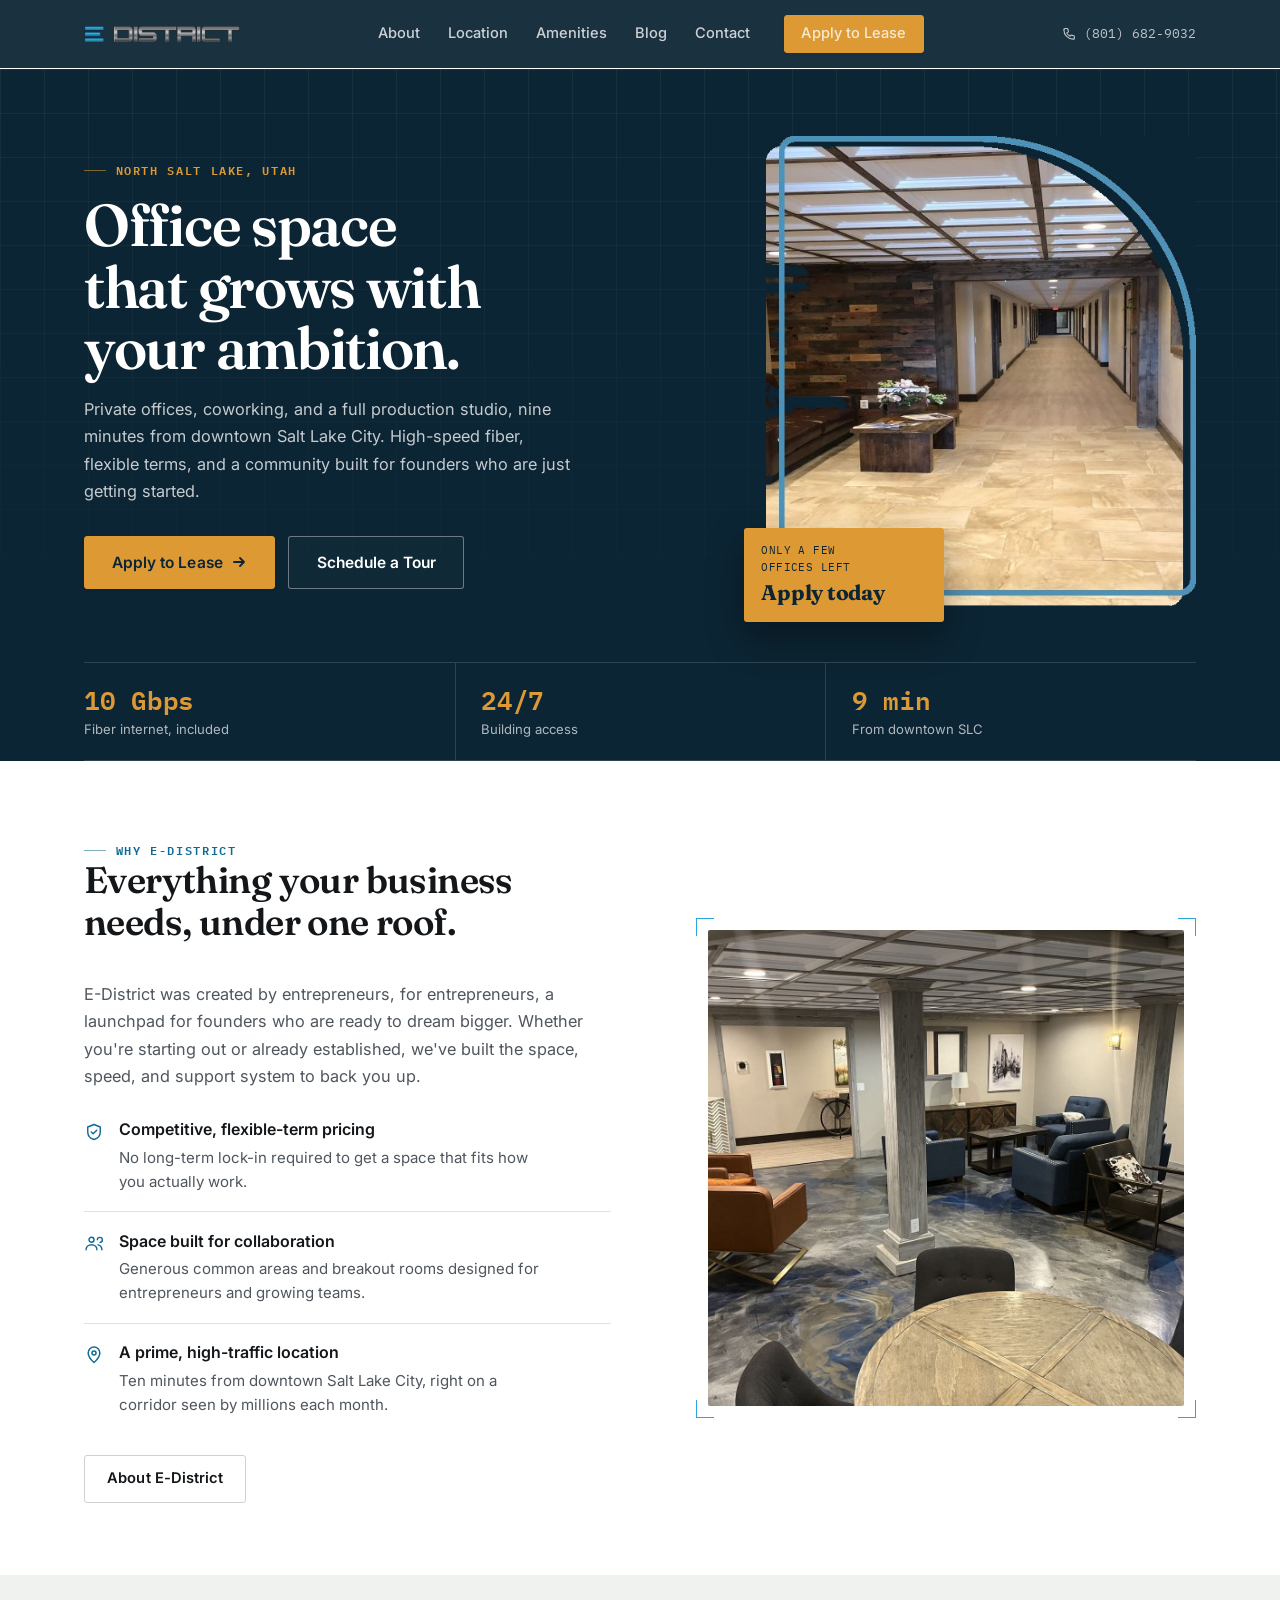
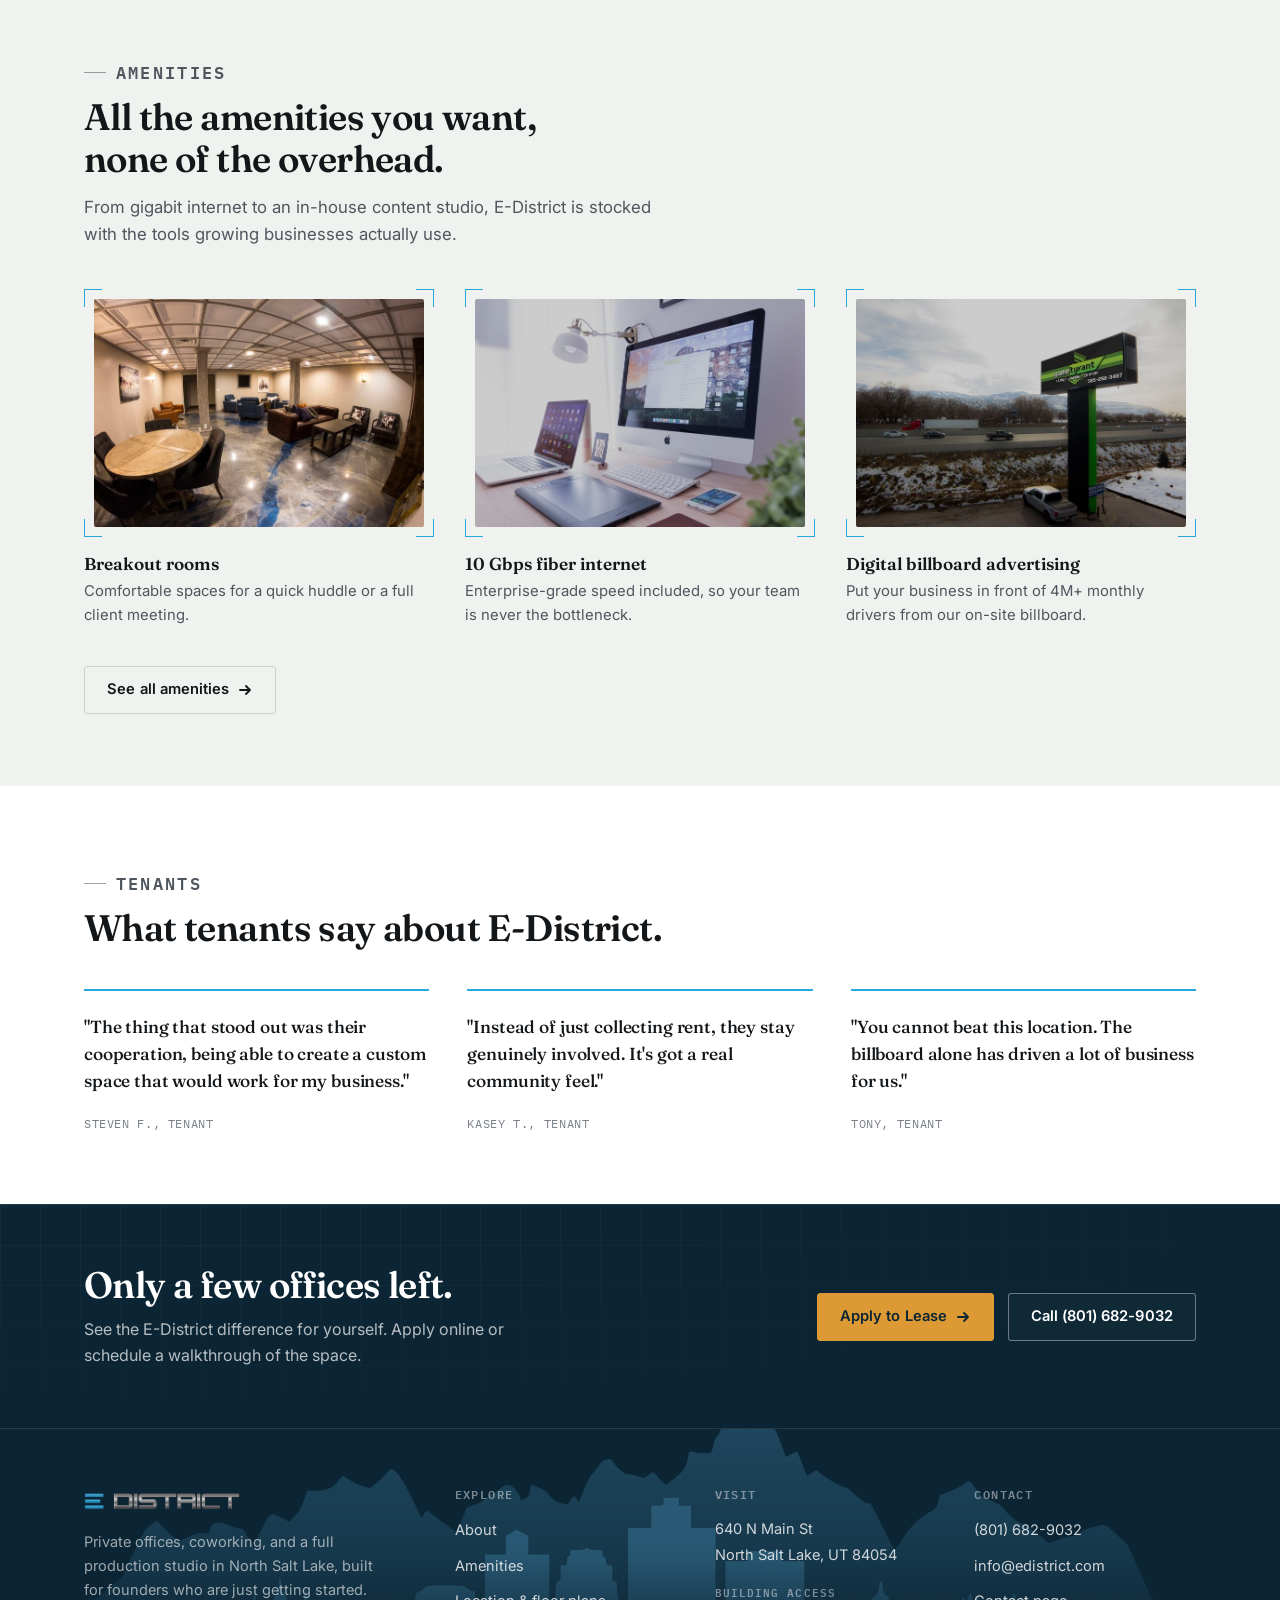
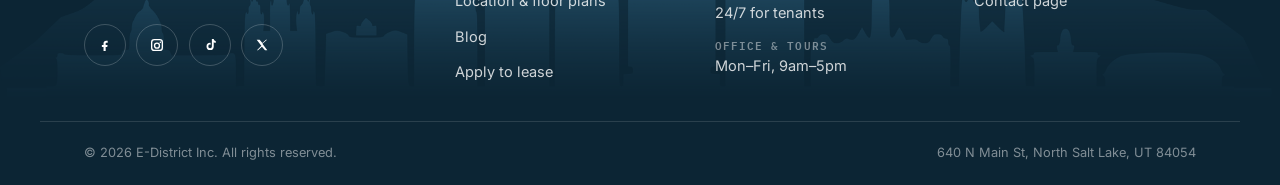
<file: index.html>
<!DOCTYPE html>
<html lang="en">
<head>
<meta charset="UTF-8">
  <meta name="viewport" content="width=device-width, initial-scale=1.0">
  <title>E-District | Flexible Office Space in North Salt Lake, UT</title>
  <meta name="description" content="Private offices, coworking, and a production studio in North Salt Lake, UT, 9 minutes from downtown Salt Lake City, with 10 Gbps fiber, 24/7 building access, and flexible-term leases.">
  <link rel="canonical" href="https://edistrict.com/">
  <meta property="og:type" content="website">
  <meta property="og:site_name" content="E-District">
  <meta property="og:title" content="E-District | Flexible Office Space in North Salt Lake, UT">
  <meta property="og:description" content="Private offices, coworking, and a production studio in North Salt Lake, UT, 9 minutes from downtown Salt Lake City, with 10 Gbps fiber, 24/7 building access, and flexible-term leases.">
  <meta property="og:url" content="https://edistrict.com/">
  <meta property="og:image" content="https://edistrict.com/assets/og-image.jpg">
  <meta name="twitter:card" content="summary_large_image">
  <meta name="twitter:title" content="E-District | Flexible Office Space in North Salt Lake, UT">
  <meta name="twitter:description" content="Private offices, coworking, and a production studio in North Salt Lake, UT, 9 minutes from downtown Salt Lake City, with 10 Gbps fiber, 24/7 building access, and flexible-term leases.">
  <meta name="twitter:image" content="https://edistrict.com/assets/og-image.jpg">
  <link rel="icon" href="assets/favicon.svg" type="image/svg+xml">
  <link rel="preconnect" href="https://fonts.googleapis.com">
  <link rel="preconnect" href="https://fonts.gstatic.com" crossorigin>
  <link rel="stylesheet" href="css/styles.css">
  <script src="js/analytics.js" defer></script>
<script type="application/ld+json">
  {
    "@context": "https://schema.org",
    "@type": "RealEstateAgent",
    "name": "E-District",
    "image": "https://edistrict.com/assets/hero-lobby.jpg",
    "url": "https://edistrict.com/",
    "telephone": "+18016829032",
    "email": "info@edistrict.com",
    "priceRange": "$$",
    "address": {
      "@type": "PostalAddress",
      "streetAddress": "640 N Main St",
      "addressLocality": "North Salt Lake",
      "addressRegion": "UT",
      "postalCode": "84054",
      "addressCountry": "US"
    },
    "geo": { "@type": "GeoCoordinates", "latitude": 40.8535, "longitude": -111.9207 },
    "openingHoursSpecification": {
      "@type": "OpeningHoursSpecification",
      "dayOfWeek": ["Monday","Tuesday","Wednesday","Thursday","Friday"],
      "opens": "09:00", "closes": "17:00"
    },
    "amenityFeature": [
      { "@type": "LocationFeatureSpecification", "name": "24/7 building access for tenants", "value": true },
      { "@type": "LocationFeatureSpecification", "name": "10 Gbps fiber internet", "value": true },
      { "@type": "LocationFeatureSpecification", "name": "Conference and presentation rooms", "value": true },
      { "@type": "LocationFeatureSpecification", "name": "Content creation studio", "value": true },
      { "@type": "LocationFeatureSpecification", "name": "Lunchroom cafeteria", "value": true },
      { "@type": "LocationFeatureSpecification", "name": "On-site digital billboard advertising", "value": true }
    ],
    "sameAs": [
      "https://www.facebook.com/EDistrictUtah/",
      "https://www.instagram.com/edistrictoffices",
      "https://www.tiktok.com/@edistrictoffices",
      "https://twitter.com/EdistrictUtah"
    ]
  }
  </script>
</head>
<body>
  <a class="skip-link" href="#main">Skip to content</a>
  <header class="site-header">
    <div class="wrap nav">
      <a class="brand" href="index.html">
        <img class="brand-logo" src="assets/logo.png" alt="E-District" width="192" height="32">
      </a>
      <nav class="nav-links" id="nav-links" aria-label="Primary">
        <a href="about/index.html">About</a>
        <a href="map/index.html">Location</a>
        <a href="amenities/index.html">Amenities</a>
        <a href="blog/index.html">Blog</a>
        <a href="contact/index.html">Contact</a>
        <a class="btn btn-sm btn-primary" href="https://7fvinr5e1xg.typeform.com/to/bxV5G1v6" target="_blank" rel="noopener noreferrer">Apply to Lease</a>
        <a class="nav-panel-phone" href="tel:+18016829032"><svg viewBox="0 0 24 24" fill="none" stroke="currentColor" stroke-width="1.8" stroke-linecap="round" stroke-linejoin="round" aria-hidden="true"><path d="M4 5c0-.6.4-1 1-1h3.2c.5 0 .9.3 1 .8l1 4a1 1 0 0 1-.3 1L7.6 11c1 2.3 2.9 4.2 5.2 5.2l1.2-1.3c.3-.3.7-.4 1-.3l4 1c.5.1.8.5.8 1V20c0 .6-.4 1-1 1h-1C9.6 21 3 14.4 3 6V5Z"/></svg>(801) 682-9032</a>
      </nav>
      <div class="nav-right">
        <a class="nav-phone" href="tel:+18016829032"><svg viewBox="0 0 24 24" fill="none" stroke="currentColor" stroke-width="1.8" stroke-linecap="round" stroke-linejoin="round" aria-hidden="true"><path d="M4 5c0-.6.4-1 1-1h3.2c.5 0 .9.3 1 .8l1 4a1 1 0 0 1-.3 1L7.6 11c1 2.3 2.9 4.2 5.2 5.2l1.2-1.3c.3-.3.7-.4 1-.3l4 1c.5.1.8.5.8 1V20c0 .6-.4 1-1 1h-1C9.6 21 3 14.4 3 6V5Z"/></svg>(801) 682-9032</a>
        <button class="nav-toggle" aria-expanded="false" aria-controls="nav-links" aria-label="Toggle menu">
          <span></span>
        </button>
      </div>
    </div>
  </header>
  <main id="main">
    <section class="hero">
      <div class="wrap hero-grid">
        <div>
          <p class="spec">NORTH SALT LAKE, UTAH</p>
          <h1 class="h1">Office space that grows with your ambition.</h1>
          <p class="lede">Private offices, coworking, and a full production studio, nine minutes from downtown Salt Lake City. High-speed fiber, flexible terms, and a community built for founders who are just getting started.</p>
          <div class="hero-ctas">
            <a class="btn btn-lg btn-primary" href="https://7fvinr5e1xg.typeform.com/to/bxV5G1v6" target="_blank" rel="noopener noreferrer">Apply to Lease<svg viewBox="0 0 16 16" fill="none" stroke="currentColor" stroke-width="1.8" stroke-linecap="round" stroke-linejoin="round" aria-hidden="true"><path d="M3 8h10M9 4l4 4-4 4"/></svg></a>
            <a class="btn btn-lg btn-outline-light" href="contact/index.html">Schedule a Tour</a>
          </div>
        </div>
        <div class="hero-figure">
          <img class="hero-photo" src="assets/hero-lobby.jpg" alt="E-District lobby and hallway with wood-panel accent wall" loading="eager" fetchpriority="high" width="534" height="584">
          <p class="hero-badge">Only a few offices left<strong>Apply today</strong></p>
        </div>
      </div>
      <div class="wrap">
        <div class="stat-strip">
          <div class="stat"><div class="stat-num">10 Gbps</div><div class="stat-label">Fiber internet, included</div></div>
          <div class="stat"><div class="stat-num">24/7</div><div class="stat-label">Building access</div></div>
          <div class="stat"><div class="stat-num">9 min</div><div class="stat-label">From downtown SLC</div></div>
        </div>
      </div>
    </section>

    <section class="section">
      <div class="wrap split">
        <div>
          <p class="spec">WHY E-DISTRICT</p>
          <h2 class="h2">Everything your business needs, under one roof.</h2>
          <p class="lede mt-lg">E-District was created by entrepreneurs, for entrepreneurs, a launchpad for founders who are ready to dream bigger. Whether you're starting out or already established, we've built the space, speed, and support system to back you up.</p>
          <div class="value-list">
            <div class="value-item">
              <svg viewBox="0 0 24 24" fill="none" stroke="currentColor" stroke-width="1.7" stroke-linecap="round" stroke-linejoin="round" aria-hidden="true"><path d="M12 3 4.5 6v6c0 4.6 3.2 7.9 7.5 9 4.3-1.1 7.5-4.4 7.5-9V6L12 3Z"/><path d="m8.7 12 2.2 2.2 4.4-4.4"/></svg>
              <div><h3>Competitive, flexible-term pricing</h3><p>No long-term lock-in required to get a space that fits how you actually work.</p></div>
            </div>
            <div class="value-item">
              <svg viewBox="0 0 24 24" fill="none" stroke="currentColor" stroke-width="1.7" stroke-linecap="round" stroke-linejoin="round" aria-hidden="true"><circle cx="9" cy="8" r="3"/><path d="M2.5 20c0-3.6 2.9-6 6.5-6s6.5 2.4 6.5 6"/><path d="M16 8.2a3 3 0 1 1 3.2 3M21.5 20c0-2.9-1.9-5.1-4.6-5.8"/></svg>
              <div><h3>Space built for collaboration</h3><p>Generous common areas and breakout rooms designed for entrepreneurs and growing teams.</p></div>
            </div>
            <div class="value-item">
              <svg viewBox="0 0 24 24" fill="none" stroke="currentColor" stroke-width="1.8" stroke-linecap="round" stroke-linejoin="round" aria-hidden="true"><path d="M12 21s7-6.3 7-11.5A7 7 0 0 0 5 9.5C5 14.7 12 21 12 21Z"/><circle cx="12" cy="9.5" r="2.4"/></svg>
              <div><h3>A prime, high-traffic location</h3><p>Ten minutes from downtown Salt Lake City, right on a corridor seen by millions each month.</p></div>
            </div>
          </div>
          <a class="btn btn-outline mt-lg" href="about/index.html">About E-District</a>
        </div>
        <div>
          <div class="frame split-media"><div class="frame-c2"></div><img src="assets/common-area.jpg" alt="E-District shared common area with lounge seating" loading="lazy" width="1400" height="1050"></div>
        </div>
      </div>
    </section>

    <section class="section section-alt">
      <div class="wrap">
        <div class="section-head">
          <p class="spec">AMENITIES</p>
          <h2 class="h2">All the amenities you want, none of the overhead.</h2>
          <p>From gigabit internet to an in-house content studio, E-District is stocked with the tools growing businesses actually use.</p>
        </div>
        <div class="grid-3">
          <div class="amenity-card">
            <div class="frame"><div class="frame-c2"></div><img src="assets/amenities-img/lobby.jpg" alt="Breakout room with lounge seating" loading="lazy" width="711" height="490"></div>
            <h3>Breakout rooms</h3>
            <p>Comfortable spaces for a quick huddle or a full client meeting.</p>
          </div>
          <div class="amenity-card">
            <div class="frame"><div class="frame-c2"></div><img src="assets/amenities-img/fiber-internet.jpg" alt="High-speed fiber internet infrastructure" loading="lazy" width="711" height="490"></div>
            <h3>10 Gbps fiber internet</h3>
            <p>Enterprise-grade speed included, so your team is never the bottleneck.</p>
          </div>
          <div class="amenity-card">
            <div class="frame"><div class="frame-c2"></div><img src="assets/amenities-img/digital-billboard.jpg" alt="Digital billboard along the freeway" loading="lazy" width="711" height="490"></div>
            <h3>Digital billboard advertising</h3>
            <p>Put your business in front of 4M+ monthly drivers from our on-site billboard.</p>
          </div>
        </div>
        <a class="btn btn-outline mt-lg" href="amenities/index.html">See all amenities<svg viewBox="0 0 16 16" fill="none" stroke="currentColor" stroke-width="1.8" stroke-linecap="round" stroke-linejoin="round" aria-hidden="true"><path d="M3 8h10M9 4l4 4-4 4"/></svg></a>
      </div>
    </section>

    <section class="section">
      <div class="wrap">
        <div class="section-head">
          <p class="spec">TENANTS</p>
          <h2 class="h2">What tenants say about E-District.</h2>
        </div>
        <div class="quote-grid">
          <div class="quote-card">
            <p>"The thing that stood out was their cooperation, being able to create a custom space that would work for my business."</p>
            <cite>Steven F., Tenant</cite>
          </div>
          <div class="quote-card">
            <p>"Instead of just collecting rent, they stay genuinely involved. It's got a real community feel."</p>
            <cite>Kasey T., Tenant</cite>
          </div>
          <div class="quote-card">
            <p>"You cannot beat this location. The billboard alone has driven a lot of business for us."</p>
            <cite>Tony, Tenant</cite>
          </div>
        </div>
      </div>
    </section>

    <section class="cta-band">
      <div class="wrap cta-band-inner">
        <div>
          <h2 class="h2">Only a few offices left.</h2>
          <p>See the E-District difference for yourself. Apply online or schedule a walkthrough of the space.</p>
        </div>
        <div class="cta-band-ctas">
          <a class="btn btn-primary" href="https://7fvinr5e1xg.typeform.com/to/bxV5G1v6" target="_blank" rel="noopener noreferrer">Apply to Lease<svg viewBox="0 0 16 16" fill="none" stroke="currentColor" stroke-width="1.8" stroke-linecap="round" stroke-linejoin="round" aria-hidden="true"><path d="M3 8h10M9 4l4 4-4 4"/></svg></a>
          <a class="btn btn-outline-light" href="tel:+18016829032">Call (801) 682-9032</a>
        </div>
      </div>
    </section>

  </main>
  <footer class="site-footer">
    <img class="footer-skyline" src="assets/skyline.png" alt="" loading="lazy" width="2000" height="877">
    <div class="wrap footer-main">
      <div class="footer-grid">
        <div class="footer-brand">
          <a class="brand" href="index.html">
            <img class="brand-logo" src="assets/logo.png" alt="E-District" width="192" height="32">
          </a>
          <p>Private offices, coworking, and a full production studio in North Salt Lake, built for founders who are just getting started.</p>
          <div class="footer-social">
          <a href="https://www.facebook.com/EDistrictUtah/" target="_blank" rel="noopener noreferrer" aria-label="E-District on Facebook"><svg viewBox="0 0 24 24"><path d="M14.5 8.5H16V5.7c-.3 0-1.2-.1-2.3-.1-2.3 0-3.9 1.4-3.9 4v2.4H7.3v3.1h2.5V21h3.2v-5.9h2.4l.4-3.1h-2.8V10c0-.9.2-1.5 1.5-1.5Z"/></svg></a>
          <a href="https://www.instagram.com/edistrictoffices" target="_blank" rel="noopener noreferrer" aria-label="E-District on Instagram"><svg viewBox="0 0 24 24"><path d="M8 3h8a5 5 0 0 1 5 5v8a5 5 0 0 1-5 5H8a5 5 0 0 1-5-5V8a5 5 0 0 1 5-5Zm0 2a3 3 0 0 0-3 3v8a3 3 0 0 0 3 3h8a3 3 0 0 0 3-3V8a3 3 0 0 0-3-3H8Zm4 3.3A4.7 4.7 0 1 1 7.3 13 4.7 4.7 0 0 1 12 8.3Zm0 2A2.7 2.7 0 1 0 14.7 13 2.7 2.7 0 0 0 12 10.3Zm5-3.6a1.1 1.1 0 1 1-1.1 1.1 1.1 1.1 0 0 1 1.1-1.1Z"/></svg></a>
          <a href="https://www.tiktok.com/@edistrictoffices" target="_blank" rel="noopener noreferrer" aria-label="E-District on Tiktok"><svg viewBox="0 0 24 24"><path d="M15 3h2.6c.2 1.6 1.4 2.9 3.1 3.2v2.6a6 6 0 0 1-3.1-.9v6.3a5.4 5.4 0 1 1-5.4-5.4c.2 0 .5 0 .7.1v2.7a2.7 2.7 0 1 0 1.9 2.6V3Z"/></svg></a>
          <a href="https://twitter.com/EdistrictUtah" target="_blank" rel="noopener noreferrer" aria-label="E-District on Twitter"><svg viewBox="0 0 24 24"><path d="m4 4 7 9.2L4.4 20H6l5.9-5.4L16.5 20H20l-7.4-9.7L19.6 4H18l-5.4 5-4.2-5H4Z"/></svg></a>
          </div>
        </div>
        <div class="footer-col">
          <h2>Explore</h2>
          <ul>
            <li><a href="about/index.html">About</a></li>
            <li><a href="amenities/index.html">Amenities</a></li>
            <li><a href="map/index.html">Location &amp; floor plans</a></li>
            <li><a href="blog/index.html">Blog</a></li>
            <li><a href="spaces/index.html">Apply to lease</a></li>
          </ul>
        </div>
        <div class="footer-col">
          <h2>Visit</h2>
          <address>
            640 N Main St<br>
            North Salt Lake, UT 84054
          </address>
          <dl class="hours">
            <dt>Building access</dt><dd>24/7 for tenants</dd>
            <dt>Office &amp; tours</dt><dd>Mon–Fri, 9am–5pm</dd>
          </dl>
        </div>
        <div class="footer-col">
          <h2>Contact</h2>
          <ul>
            <li><a href="tel:+18016829032">(801) 682-9032</a></li>
            <li><a href="mailto:info@edistrict.com">info@edistrict.com</a></li>
            <li><a href="contact/index.html">Contact page</a></li>
          </ul>
        </div>
      </div>
    </div>
    <div class="wrap footer-bottom">
      <span>&copy; <span data-year>2026</span> E-District Inc. All rights reserved.</span>
      <span>640 N Main St, North Salt Lake, UT 84054</span>
    </div>
  </footer>
  <script src="js/main.js"></script>
</body>
</html>
</file>
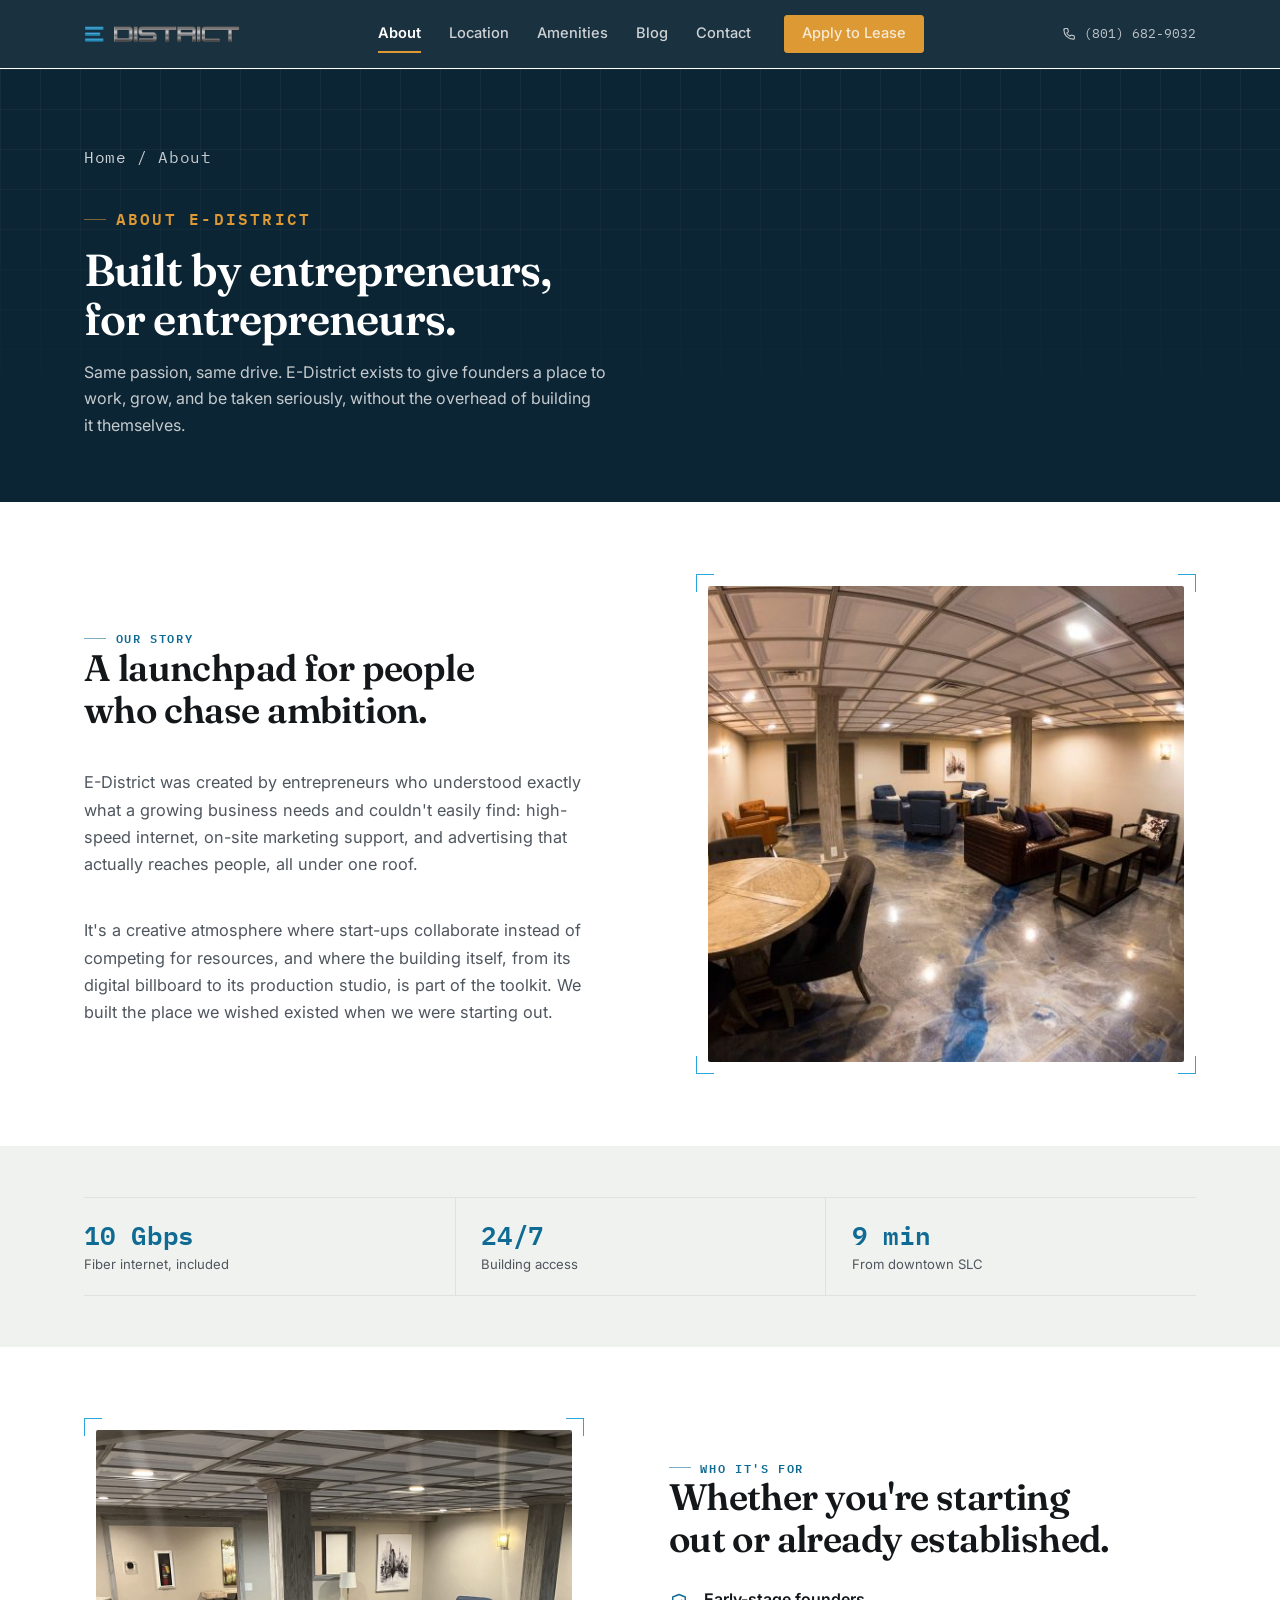
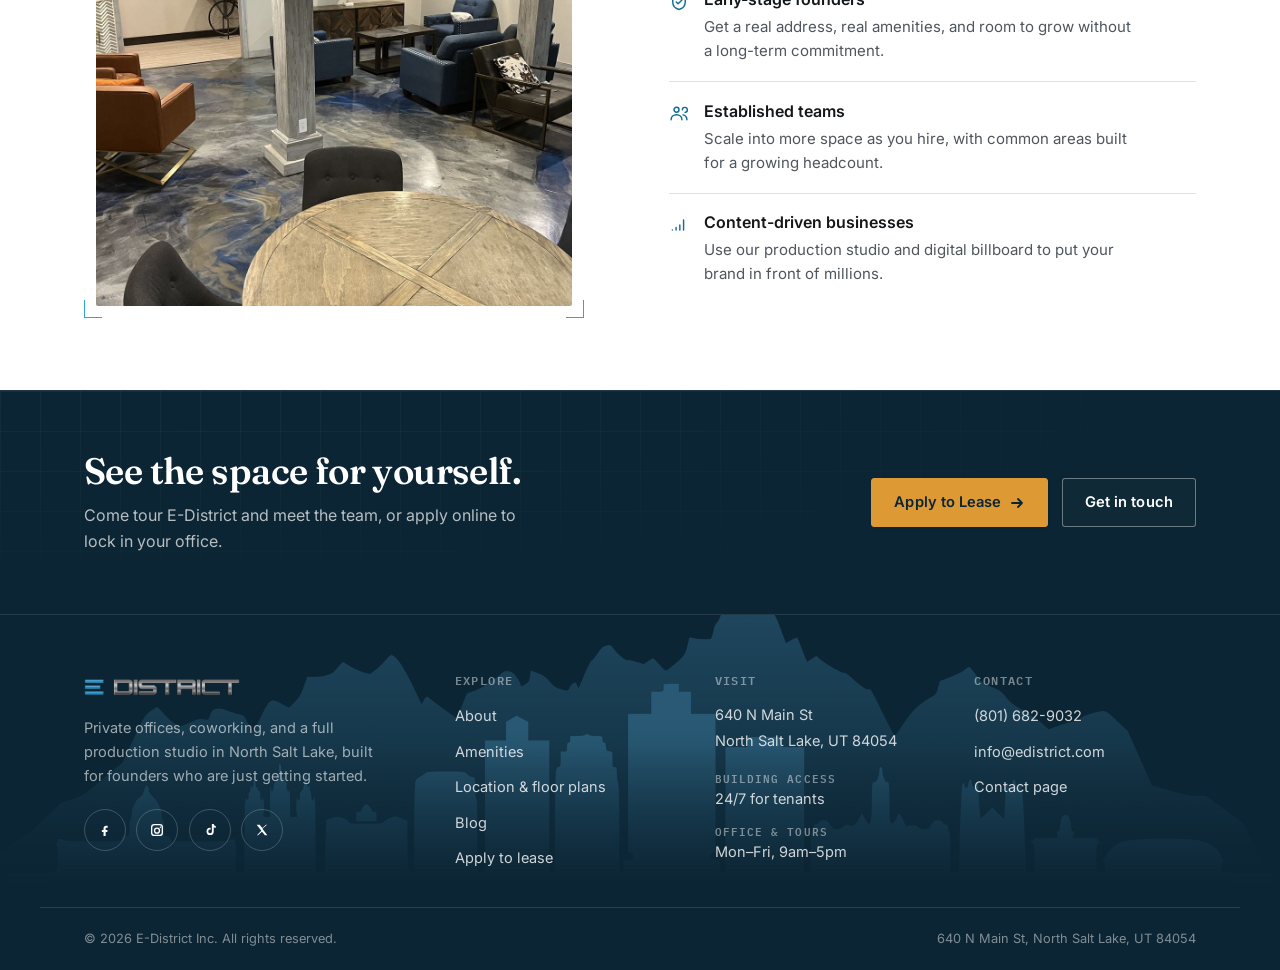
<file: about/index.html>
<!DOCTYPE html>
<html lang="en">
<head>
<meta charset="UTF-8">
  <meta name="viewport" content="width=device-width, initial-scale=1.0">
  <title>About Us | E-District</title>
  <meta name="description" content="E-District was created by entrepreneurs, for entrepreneurs, a North Salt Lake launchpad with fiber internet, marketing support, and flexible-term office space.">
  <link rel="canonical" href="https://edistrict.com/about/">
  <meta property="og:type" content="website">
  <meta property="og:site_name" content="E-District">
  <meta property="og:title" content="About Us | E-District">
  <meta property="og:description" content="E-District was created by entrepreneurs, for entrepreneurs, a North Salt Lake launchpad with fiber internet, marketing support, and flexible-term office space.">
  <meta property="og:url" content="https://edistrict.com/about/">
  <meta property="og:image" content="https://edistrict.com/assets/og-image.jpg">
  <meta name="twitter:card" content="summary_large_image">
  <meta name="twitter:title" content="About Us | E-District">
  <meta name="twitter:description" content="E-District was created by entrepreneurs, for entrepreneurs, a North Salt Lake launchpad with fiber internet, marketing support, and flexible-term office space.">
  <meta name="twitter:image" content="https://edistrict.com/assets/og-image.jpg">
  <link rel="icon" href="../assets/favicon.svg" type="image/svg+xml">
  <link rel="preconnect" href="https://fonts.googleapis.com">
  <link rel="preconnect" href="https://fonts.gstatic.com" crossorigin>
  <link rel="stylesheet" href="../css/styles.css">
  <script src="../js/analytics.js" defer></script>

</head>
<body>
  <a class="skip-link" href="#main">Skip to content</a>
  <header class="site-header">
    <div class="wrap nav">
      <a class="brand" href="../index.html">
        <img class="brand-logo" src="../assets/logo.png" alt="E-District" width="192" height="32">
      </a>
      <nav class="nav-links" id="nav-links" aria-label="Primary">
        <a href="../about/index.html" aria-current="page">About</a>
        <a href="../map/index.html">Location</a>
        <a href="../amenities/index.html">Amenities</a>
        <a href="../blog/index.html">Blog</a>
        <a href="../contact/index.html">Contact</a>
        <a class="btn btn-sm btn-primary" href="https://7fvinr5e1xg.typeform.com/to/bxV5G1v6" target="_blank" rel="noopener noreferrer">Apply to Lease</a>
        <a class="nav-panel-phone" href="tel:+18016829032"><svg viewBox="0 0 24 24" fill="none" stroke="currentColor" stroke-width="1.8" stroke-linecap="round" stroke-linejoin="round" aria-hidden="true"><path d="M4 5c0-.6.4-1 1-1h3.2c.5 0 .9.3 1 .8l1 4a1 1 0 0 1-.3 1L7.6 11c1 2.3 2.9 4.2 5.2 5.2l1.2-1.3c.3-.3.7-.4 1-.3l4 1c.5.1.8.5.8 1V20c0 .6-.4 1-1 1h-1C9.6 21 3 14.4 3 6V5Z"/></svg>(801) 682-9032</a>
      </nav>
      <div class="nav-right">
        <a class="nav-phone" href="tel:+18016829032"><svg viewBox="0 0 24 24" fill="none" stroke="currentColor" stroke-width="1.8" stroke-linecap="round" stroke-linejoin="round" aria-hidden="true"><path d="M4 5c0-.6.4-1 1-1h3.2c.5 0 .9.3 1 .8l1 4a1 1 0 0 1-.3 1L7.6 11c1 2.3 2.9 4.2 5.2 5.2l1.2-1.3c.3-.3.7-.4 1-.3l4 1c.5.1.8.5.8 1V20c0 .6-.4 1-1 1h-1C9.6 21 3 14.4 3 6V5Z"/></svg>(801) 682-9032</a>
        <button class="nav-toggle" aria-expanded="false" aria-controls="nav-links" aria-label="Toggle menu">
          <span></span>
        </button>
      </div>
    </div>
  </header>
  <main id="main">
    <section class="page-hero">
      <div class="wrap page-hero-inner">
        <p class="breadcrumb"><a href="../index.html">Home</a> / About</p>
        <p class="spec">ABOUT E-DISTRICT</p>
        <h1 class="h1 h1-page">Built by entrepreneurs, for entrepreneurs.</h1>
        <p>Same passion, same drive. E-District exists to give founders a place to work, grow, and be taken seriously, without the overhead of building it themselves.</p>
      </div>
    </section>

    <section class="section">
      <div class="wrap split">
        <div>
          <p class="spec">OUR STORY</p>
          <h2 class="h2">A launchpad for people who chase ambition.</h2>
          <p class="lede mt-lg">E-District was created by entrepreneurs who understood exactly what a growing business needs and couldn't easily find: high-speed internet, on-site marketing support, and advertising that actually reaches people, all under one roof.</p>
          <p class="lede mt-lg">It's a creative atmosphere where start-ups collaborate instead of competing for resources, and where the building itself, from its digital billboard to its production studio, is part of the toolkit. We built the place we wished existed when we were starting out.</p>
        </div>
        <div>
          <div class="frame split-media"><div class="frame-c2"></div><img src="../assets/amenities-img/lobby.jpg" alt="E-District breakout lounge with modern furniture" loading="lazy" width="900" height="675"></div>
        </div>
      </div>
    </section>

    <section class="section-tight section-alt">
      <div class="wrap">
        <div class="stat-strip light">
          <div class="stat"><div class="stat-num">10 Gbps</div><div class="stat-label">Fiber internet, included</div></div>
          <div class="stat"><div class="stat-num">24/7</div><div class="stat-label">Building access</div></div>
          <div class="stat"><div class="stat-num">9 min</div><div class="stat-label">From downtown SLC</div></div>
        </div>
      </div>
    </section>

    <section class="section">
      <div class="wrap split reverse">
        <div>
          <p class="spec">WHO IT'S FOR</p>
          <h2 class="h2">Whether you're starting out or already established.</h2>
          <div class="value-list">
            <div class="value-item">
              <svg viewBox="0 0 24 24" fill="none" stroke="currentColor" stroke-width="1.7" stroke-linecap="round" stroke-linejoin="round" aria-hidden="true"><path d="M12 3 4.5 6v6c0 4.6 3.2 7.9 7.5 9 4.3-1.1 7.5-4.4 7.5-9V6L12 3Z"/><path d="m8.7 12 2.2 2.2 4.4-4.4"/></svg>
              <div><h3>Early-stage founders</h3><p>Get a real address, real amenities, and room to grow without a long-term commitment.</p></div>
            </div>
            <div class="value-item">
              <svg viewBox="0 0 24 24" fill="none" stroke="currentColor" stroke-width="1.7" stroke-linecap="round" stroke-linejoin="round" aria-hidden="true"><circle cx="9" cy="8" r="3"/><path d="M2.5 20c0-3.6 2.9-6 6.5-6s6.5 2.4 6.5 6"/><path d="M16 8.2a3 3 0 1 1 3.2 3M21.5 20c0-2.9-1.9-5.1-4.6-5.8"/></svg>
              <div><h3>Established teams</h3><p>Scale into more space as you hire, with common areas built for a growing headcount.</p></div>
            </div>
            <div class="value-item">
              <svg viewBox="0 0 24 24" fill="none" stroke="currentColor" stroke-width="1.7" stroke-linecap="round" stroke-linejoin="round" aria-hidden="true"><path d="M4 18h.01M8.5 18v-3M13 18v-6M17.5 18V6"/></svg>
              <div><h3>Content-driven businesses</h3><p>Use our production studio and digital billboard to put your brand in front of millions.</p></div>
            </div>
          </div>
        </div>
        <div>
          <div class="frame split-media"><div class="frame-c2"></div><img src="../assets/common-area.jpg" alt="Furnished common area at E-District" loading="lazy" width="1400" height="1050"></div>
        </div>
      </div>
    </section>

    <section class="cta-band">
      <div class="wrap cta-band-inner">
        <div>
          <h2 class="h2">See the space for yourself.</h2>
          <p>Come tour E-District and meet the team, or apply online to lock in your office.</p>
        </div>
        <div class="cta-band-ctas">
          <a class="btn btn-primary" href="https://7fvinr5e1xg.typeform.com/to/bxV5G1v6" target="_blank" rel="noopener noreferrer">Apply to Lease<svg viewBox="0 0 16 16" fill="none" stroke="currentColor" stroke-width="1.8" stroke-linecap="round" stroke-linejoin="round" aria-hidden="true"><path d="M3 8h10M9 4l4 4-4 4"/></svg></a>
          <a class="btn btn-outline-light" href="../contact/index.html">Get in touch</a>
        </div>
      </div>
    </section>

  </main>
  <footer class="site-footer">
    <img class="footer-skyline" src="../assets/skyline.png" alt="" loading="lazy" width="2000" height="877">
    <div class="wrap footer-main">
      <div class="footer-grid">
        <div class="footer-brand">
          <a class="brand" href="../index.html">
            <img class="brand-logo" src="../assets/logo.png" alt="E-District" width="192" height="32">
          </a>
          <p>Private offices, coworking, and a full production studio in North Salt Lake, built for founders who are just getting started.</p>
          <div class="footer-social">
          <a href="https://www.facebook.com/EDistrictUtah/" target="_blank" rel="noopener noreferrer" aria-label="E-District on Facebook"><svg viewBox="0 0 24 24"><path d="M14.5 8.5H16V5.7c-.3 0-1.2-.1-2.3-.1-2.3 0-3.9 1.4-3.9 4v2.4H7.3v3.1h2.5V21h3.2v-5.9h2.4l.4-3.1h-2.8V10c0-.9.2-1.5 1.5-1.5Z"/></svg></a>
          <a href="https://www.instagram.com/edistrictoffices" target="_blank" rel="noopener noreferrer" aria-label="E-District on Instagram"><svg viewBox="0 0 24 24"><path d="M8 3h8a5 5 0 0 1 5 5v8a5 5 0 0 1-5 5H8a5 5 0 0 1-5-5V8a5 5 0 0 1 5-5Zm0 2a3 3 0 0 0-3 3v8a3 3 0 0 0 3 3h8a3 3 0 0 0 3-3V8a3 3 0 0 0-3-3H8Zm4 3.3A4.7 4.7 0 1 1 7.3 13 4.7 4.7 0 0 1 12 8.3Zm0 2A2.7 2.7 0 1 0 14.7 13 2.7 2.7 0 0 0 12 10.3Zm5-3.6a1.1 1.1 0 1 1-1.1 1.1 1.1 1.1 0 0 1 1.1-1.1Z"/></svg></a>
          <a href="https://www.tiktok.com/@edistrictoffices" target="_blank" rel="noopener noreferrer" aria-label="E-District on Tiktok"><svg viewBox="0 0 24 24"><path d="M15 3h2.6c.2 1.6 1.4 2.9 3.1 3.2v2.6a6 6 0 0 1-3.1-.9v6.3a5.4 5.4 0 1 1-5.4-5.4c.2 0 .5 0 .7.1v2.7a2.7 2.7 0 1 0 1.9 2.6V3Z"/></svg></a>
          <a href="https://twitter.com/EdistrictUtah" target="_blank" rel="noopener noreferrer" aria-label="E-District on Twitter"><svg viewBox="0 0 24 24"><path d="m4 4 7 9.2L4.4 20H6l5.9-5.4L16.5 20H20l-7.4-9.7L19.6 4H18l-5.4 5-4.2-5H4Z"/></svg></a>
          </div>
        </div>
        <div class="footer-col">
          <h2>Explore</h2>
          <ul>
            <li><a href="../about/index.html">About</a></li>
            <li><a href="../amenities/index.html">Amenities</a></li>
            <li><a href="../map/index.html">Location &amp; floor plans</a></li>
            <li><a href="../blog/index.html">Blog</a></li>
            <li><a href="../spaces/index.html">Apply to lease</a></li>
          </ul>
        </div>
        <div class="footer-col">
          <h2>Visit</h2>
          <address>
            640 N Main St<br>
            North Salt Lake, UT 84054
          </address>
          <dl class="hours">
            <dt>Building access</dt><dd>24/7 for tenants</dd>
            <dt>Office &amp; tours</dt><dd>Mon–Fri, 9am–5pm</dd>
          </dl>
        </div>
        <div class="footer-col">
          <h2>Contact</h2>
          <ul>
            <li><a href="tel:+18016829032">(801) 682-9032</a></li>
            <li><a href="mailto:info@edistrict.com">info@edistrict.com</a></li>
            <li><a href="../contact/index.html">Contact page</a></li>
          </ul>
        </div>
      </div>
    </div>
    <div class="wrap footer-bottom">
      <span>&copy; <span data-year>2026</span> E-District Inc. All rights reserved.</span>
      <span>640 N Main St, North Salt Lake, UT 84054</span>
    </div>
  </footer>
  <script src="../js/main.js"></script>
</body>
</html>
</file>
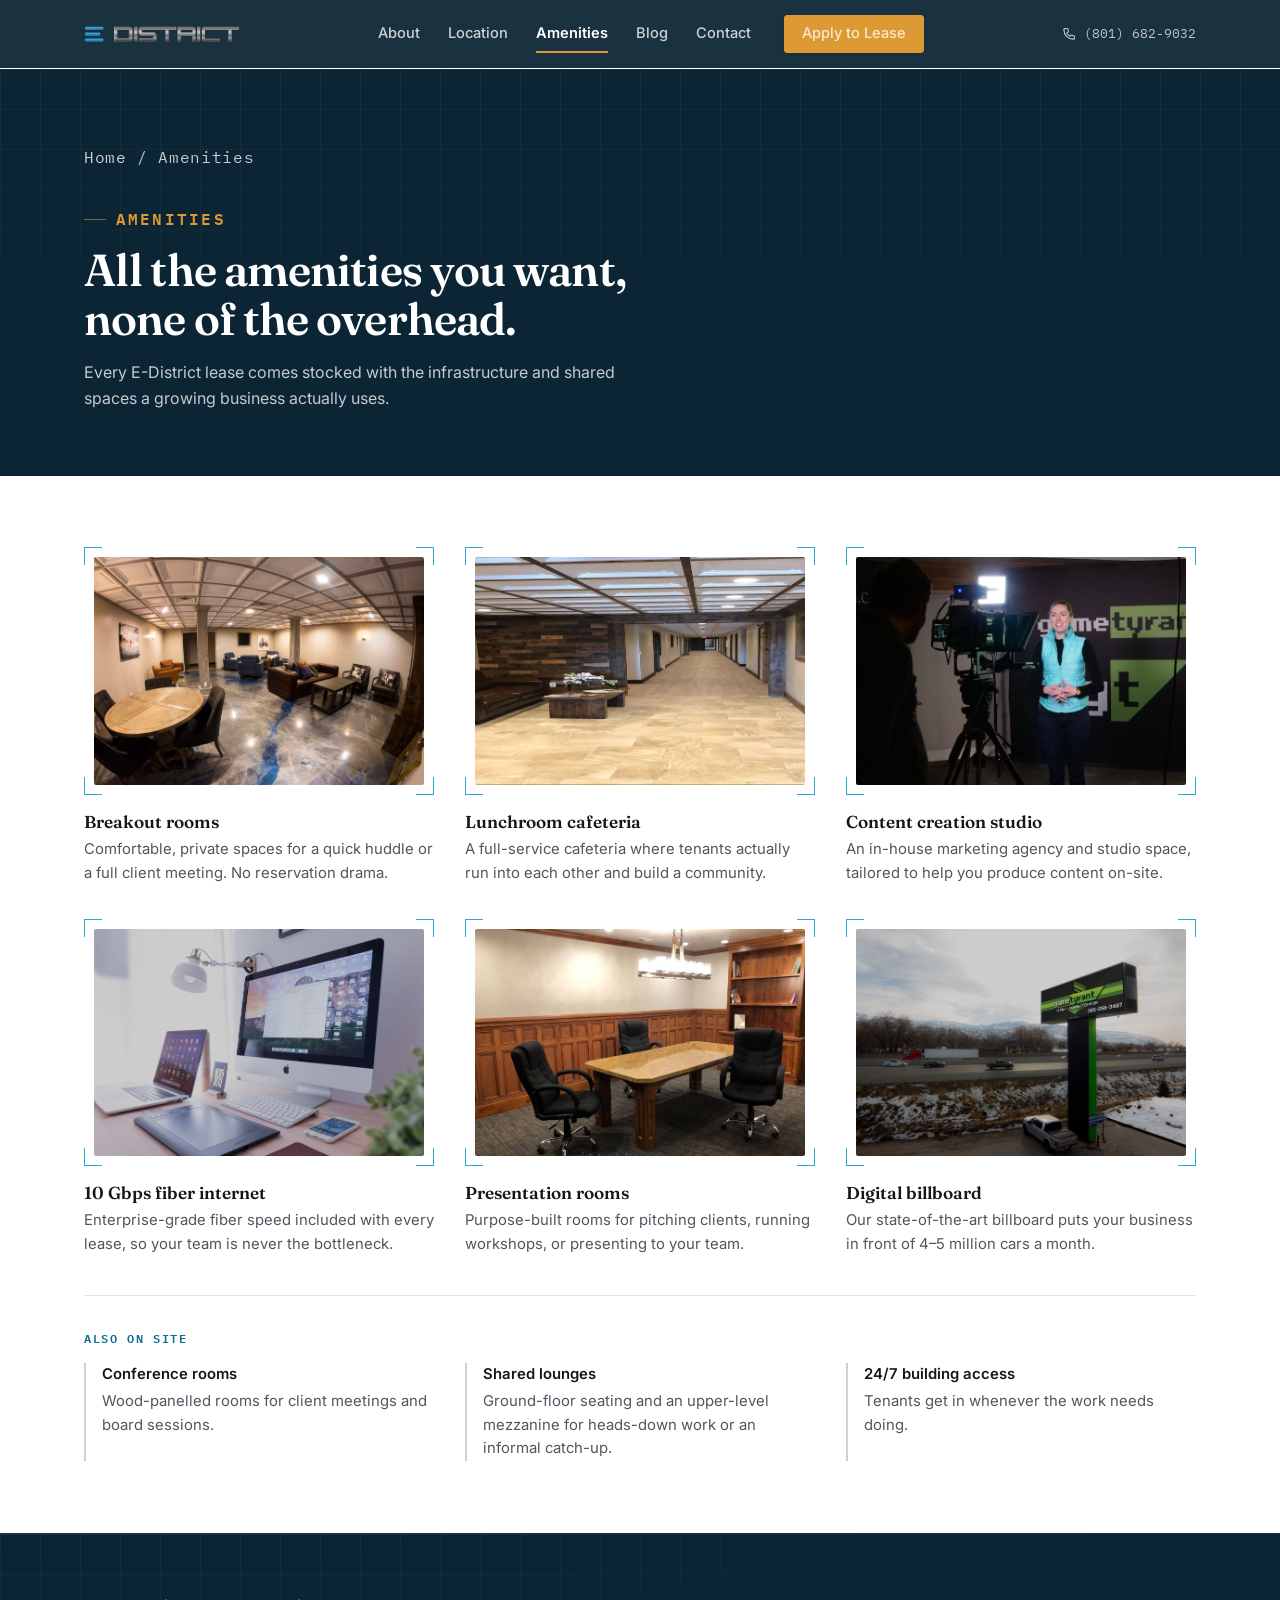
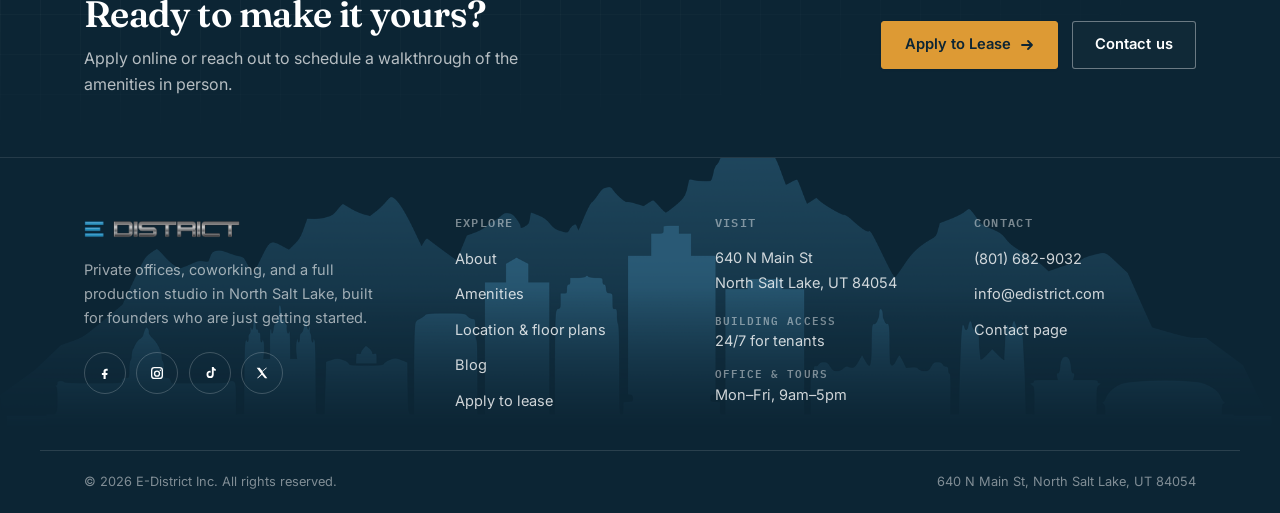
<file: amenities/index.html>
<!DOCTYPE html>
<html lang="en">
<head>
<meta charset="UTF-8">
  <meta name="viewport" content="width=device-width, initial-scale=1.0">
  <title>Amenities | E-District</title>
  <meta name="description" content="Breakout rooms, a lunchroom cafeteria, a content creation studio, 10 Gbps fiber internet, presentation rooms, and a digital billboard reaching 4M+ drivers a month.">
  <link rel="canonical" href="https://edistrict.com/amenities/">
  <meta property="og:type" content="website">
  <meta property="og:site_name" content="E-District">
  <meta property="og:title" content="Amenities | E-District">
  <meta property="og:description" content="Breakout rooms, a lunchroom cafeteria, a content creation studio, 10 Gbps fiber internet, presentation rooms, and a digital billboard reaching 4M+ drivers a month.">
  <meta property="og:url" content="https://edistrict.com/amenities/">
  <meta property="og:image" content="https://edistrict.com/assets/og-image.jpg">
  <meta name="twitter:card" content="summary_large_image">
  <meta name="twitter:title" content="Amenities | E-District">
  <meta name="twitter:description" content="Breakout rooms, a lunchroom cafeteria, a content creation studio, 10 Gbps fiber internet, presentation rooms, and a digital billboard reaching 4M+ drivers a month.">
  <meta name="twitter:image" content="https://edistrict.com/assets/og-image.jpg">
  <link rel="icon" href="../assets/favicon.svg" type="image/svg+xml">
  <link rel="preconnect" href="https://fonts.googleapis.com">
  <link rel="preconnect" href="https://fonts.gstatic.com" crossorigin>
  <link rel="stylesheet" href="../css/styles.css">
  <script src="../js/analytics.js" defer></script>

</head>
<body>
  <a class="skip-link" href="#main">Skip to content</a>
  <header class="site-header">
    <div class="wrap nav">
      <a class="brand" href="../index.html">
        <img class="brand-logo" src="../assets/logo.png" alt="E-District" width="192" height="32">
      </a>
      <nav class="nav-links" id="nav-links" aria-label="Primary">
        <a href="../about/index.html">About</a>
        <a href="../map/index.html">Location</a>
        <a href="../amenities/index.html" aria-current="page">Amenities</a>
        <a href="../blog/index.html">Blog</a>
        <a href="../contact/index.html">Contact</a>
        <a class="btn btn-sm btn-primary" href="https://7fvinr5e1xg.typeform.com/to/bxV5G1v6" target="_blank" rel="noopener noreferrer">Apply to Lease</a>
        <a class="nav-panel-phone" href="tel:+18016829032"><svg viewBox="0 0 24 24" fill="none" stroke="currentColor" stroke-width="1.8" stroke-linecap="round" stroke-linejoin="round" aria-hidden="true"><path d="M4 5c0-.6.4-1 1-1h3.2c.5 0 .9.3 1 .8l1 4a1 1 0 0 1-.3 1L7.6 11c1 2.3 2.9 4.2 5.2 5.2l1.2-1.3c.3-.3.7-.4 1-.3l4 1c.5.1.8.5.8 1V20c0 .6-.4 1-1 1h-1C9.6 21 3 14.4 3 6V5Z"/></svg>(801) 682-9032</a>
      </nav>
      <div class="nav-right">
        <a class="nav-phone" href="tel:+18016829032"><svg viewBox="0 0 24 24" fill="none" stroke="currentColor" stroke-width="1.8" stroke-linecap="round" stroke-linejoin="round" aria-hidden="true"><path d="M4 5c0-.6.4-1 1-1h3.2c.5 0 .9.3 1 .8l1 4a1 1 0 0 1-.3 1L7.6 11c1 2.3 2.9 4.2 5.2 5.2l1.2-1.3c.3-.3.7-.4 1-.3l4 1c.5.1.8.5.8 1V20c0 .6-.4 1-1 1h-1C9.6 21 3 14.4 3 6V5Z"/></svg>(801) 682-9032</a>
        <button class="nav-toggle" aria-expanded="false" aria-controls="nav-links" aria-label="Toggle menu">
          <span></span>
        </button>
      </div>
    </div>
  </header>
  <main id="main">
    <section class="page-hero">
      <div class="wrap page-hero-inner">
        <p class="breadcrumb"><a href="../index.html">Home</a> / Amenities</p>
        <p class="spec">AMENITIES</p>
        <h1 class="h1 h1-page">All the amenities you want, none of the overhead.</h1>
        <p>Every E-District lease comes stocked with the infrastructure and shared spaces a growing business actually uses.</p>
      </div>
    </section>

    <section class="section">
      <div class="wrap">
        <div class="grid-3">
          <div class="amenity-card">
            <div class="frame"><div class="frame-c2"></div><img src="../assets/amenities-img/lobby.jpg" alt="Breakout rooms" loading="lazy" width="711" height="490"></div>
            <h2>Breakout rooms</h2>
            <p>Comfortable, private spaces for a quick huddle or a full client meeting. No reservation drama.</p>
          </div>
          <div class="amenity-card">
            <div class="frame"><div class="frame-c2"></div><img src="../assets/amenities-img/lunchroom.jpg" alt="Lunchroom cafeteria" loading="lazy" width="711" height="490"></div>
            <h2>Lunchroom cafeteria</h2>
            <p>A full-service cafeteria where tenants actually run into each other and build a community.</p>
          </div>
          <div class="amenity-card">
            <div class="frame"><div class="frame-c2"></div><img src="../assets/amenities-img/content-creation.jpg" alt="Content creation studio" loading="lazy" width="711" height="490"></div>
            <h2>Content creation studio</h2>
            <p>An in-house marketing agency and studio space, tailored to help you produce content on-site.</p>
          </div>
          <div class="amenity-card">
            <div class="frame"><div class="frame-c2"></div><img src="../assets/amenities-img/fiber-internet.jpg" alt="10 Gbps fiber internet" loading="lazy" width="711" height="490"></div>
            <h2>10 Gbps fiber internet</h2>
            <p>Enterprise-grade fiber speed included with every lease, so your team is never the bottleneck.</p>
          </div>
          <div class="amenity-card">
            <div class="frame"><div class="frame-c2"></div><img src="../assets/amenities-img/presentation-rooms.jpg" alt="Presentation rooms" loading="lazy" width="711" height="490"></div>
            <h2>Presentation rooms</h2>
            <p>Purpose-built rooms for pitching clients, running workshops, or presenting to your team.</p>
          </div>
          <div class="amenity-card">
            <div class="frame"><div class="frame-c2"></div><img src="../assets/amenities-img/digital-billboard.jpg" alt="Digital billboard" loading="lazy" width="711" height="490"></div>
            <h2>Digital billboard</h2>
            <p>Our state-of-the-art billboard puts your business in front of 4–5 million cars a month.</p>
          </div>
        </div>

        <div class="also mt-lg">
          <h2 class="also-head">Also on site</h2>
          <ul class="also-list">
            <li><strong>Conference rooms</strong>Wood-panelled rooms for client meetings and board sessions.</li>
            <li><strong>Shared lounges</strong>Ground-floor seating and an upper-level mezzanine for heads-down work or an informal catch-up.</li>
            <li><strong>24/7 building access</strong>Tenants get in whenever the work needs doing.</li>
          </ul>
        </div>
      </div>
    </section>

    <section class="cta-band">
      <div class="wrap cta-band-inner">
        <div>
          <h2 class="h2">Ready to make it yours?</h2>
          <p>Apply online or reach out to schedule a walkthrough of the amenities in person.</p>
        </div>
        <div class="cta-band-ctas">
          <a class="btn btn-primary" href="https://7fvinr5e1xg.typeform.com/to/bxV5G1v6" target="_blank" rel="noopener noreferrer">Apply to Lease<svg viewBox="0 0 16 16" fill="none" stroke="currentColor" stroke-width="1.8" stroke-linecap="round" stroke-linejoin="round" aria-hidden="true"><path d="M3 8h10M9 4l4 4-4 4"/></svg></a>
          <a class="btn btn-outline-light" href="../contact/index.html">Contact us</a>
        </div>
      </div>
    </section>

  </main>
  <footer class="site-footer">
    <img class="footer-skyline" src="../assets/skyline.png" alt="" loading="lazy" width="2000" height="877">
    <div class="wrap footer-main">
      <div class="footer-grid">
        <div class="footer-brand">
          <a class="brand" href="../index.html">
            <img class="brand-logo" src="../assets/logo.png" alt="E-District" width="192" height="32">
          </a>
          <p>Private offices, coworking, and a full production studio in North Salt Lake, built for founders who are just getting started.</p>
          <div class="footer-social">
          <a href="https://www.facebook.com/EDistrictUtah/" target="_blank" rel="noopener noreferrer" aria-label="E-District on Facebook"><svg viewBox="0 0 24 24"><path d="M14.5 8.5H16V5.7c-.3 0-1.2-.1-2.3-.1-2.3 0-3.9 1.4-3.9 4v2.4H7.3v3.1h2.5V21h3.2v-5.9h2.4l.4-3.1h-2.8V10c0-.9.2-1.5 1.5-1.5Z"/></svg></a>
          <a href="https://www.instagram.com/edistrictoffices" target="_blank" rel="noopener noreferrer" aria-label="E-District on Instagram"><svg viewBox="0 0 24 24"><path d="M8 3h8a5 5 0 0 1 5 5v8a5 5 0 0 1-5 5H8a5 5 0 0 1-5-5V8a5 5 0 0 1 5-5Zm0 2a3 3 0 0 0-3 3v8a3 3 0 0 0 3 3h8a3 3 0 0 0 3-3V8a3 3 0 0 0-3-3H8Zm4 3.3A4.7 4.7 0 1 1 7.3 13 4.7 4.7 0 0 1 12 8.3Zm0 2A2.7 2.7 0 1 0 14.7 13 2.7 2.7 0 0 0 12 10.3Zm5-3.6a1.1 1.1 0 1 1-1.1 1.1 1.1 1.1 0 0 1 1.1-1.1Z"/></svg></a>
          <a href="https://www.tiktok.com/@edistrictoffices" target="_blank" rel="noopener noreferrer" aria-label="E-District on Tiktok"><svg viewBox="0 0 24 24"><path d="M15 3h2.6c.2 1.6 1.4 2.9 3.1 3.2v2.6a6 6 0 0 1-3.1-.9v6.3a5.4 5.4 0 1 1-5.4-5.4c.2 0 .5 0 .7.1v2.7a2.7 2.7 0 1 0 1.9 2.6V3Z"/></svg></a>
          <a href="https://twitter.com/EdistrictUtah" target="_blank" rel="noopener noreferrer" aria-label="E-District on Twitter"><svg viewBox="0 0 24 24"><path d="m4 4 7 9.2L4.4 20H6l5.9-5.4L16.5 20H20l-7.4-9.7L19.6 4H18l-5.4 5-4.2-5H4Z"/></svg></a>
          </div>
        </div>
        <div class="footer-col">
          <h2>Explore</h2>
          <ul>
            <li><a href="../about/index.html">About</a></li>
            <li><a href="../amenities/index.html">Amenities</a></li>
            <li><a href="../map/index.html">Location &amp; floor plans</a></li>
            <li><a href="../blog/index.html">Blog</a></li>
            <li><a href="../spaces/index.html">Apply to lease</a></li>
          </ul>
        </div>
        <div class="footer-col">
          <h2>Visit</h2>
          <address>
            640 N Main St<br>
            North Salt Lake, UT 84054
          </address>
          <dl class="hours">
            <dt>Building access</dt><dd>24/7 for tenants</dd>
            <dt>Office &amp; tours</dt><dd>Mon–Fri, 9am–5pm</dd>
          </dl>
        </div>
        <div class="footer-col">
          <h2>Contact</h2>
          <ul>
            <li><a href="tel:+18016829032">(801) 682-9032</a></li>
            <li><a href="mailto:info@edistrict.com">info@edistrict.com</a></li>
            <li><a href="../contact/index.html">Contact page</a></li>
          </ul>
        </div>
      </div>
    </div>
    <div class="wrap footer-bottom">
      <span>&copy; <span data-year>2026</span> E-District Inc. All rights reserved.</span>
      <span>640 N Main St, North Salt Lake, UT 84054</span>
    </div>
  </footer>
  <script src="../js/main.js"></script>
</body>
</html>
</file>
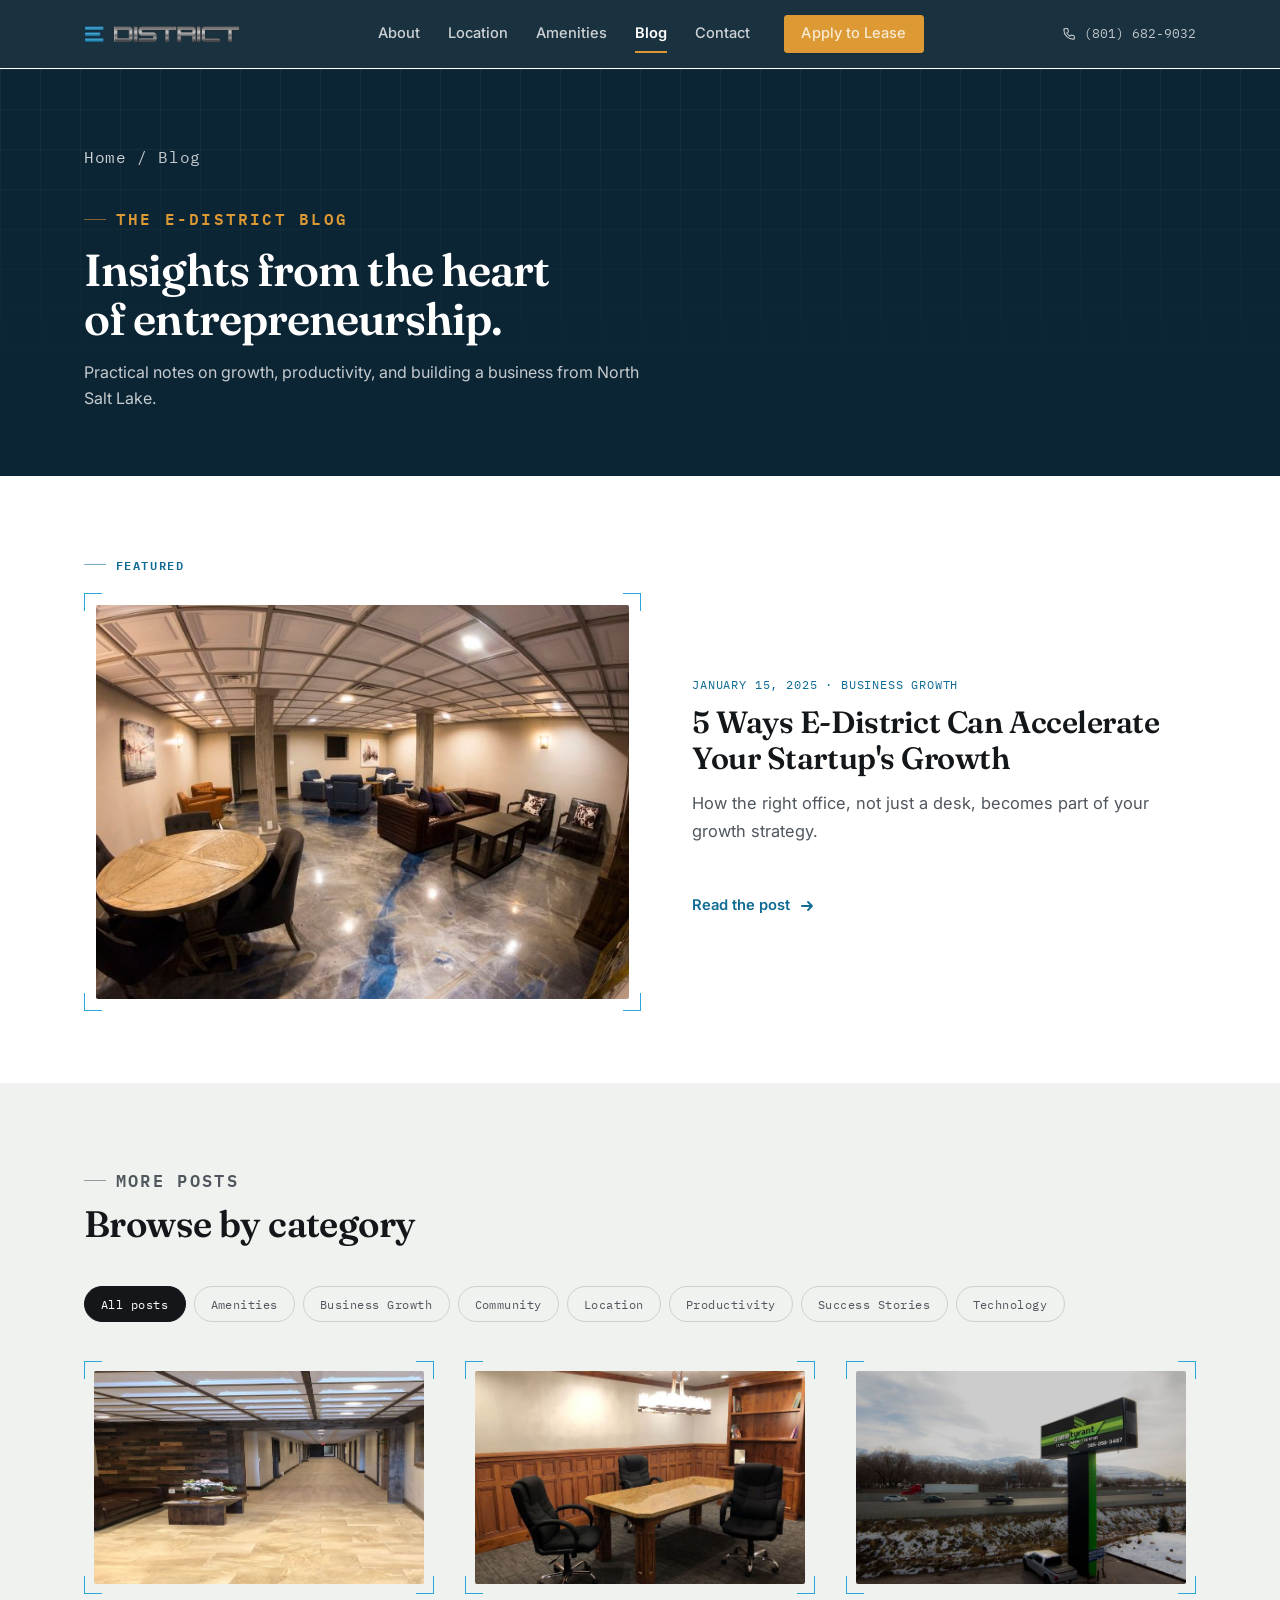
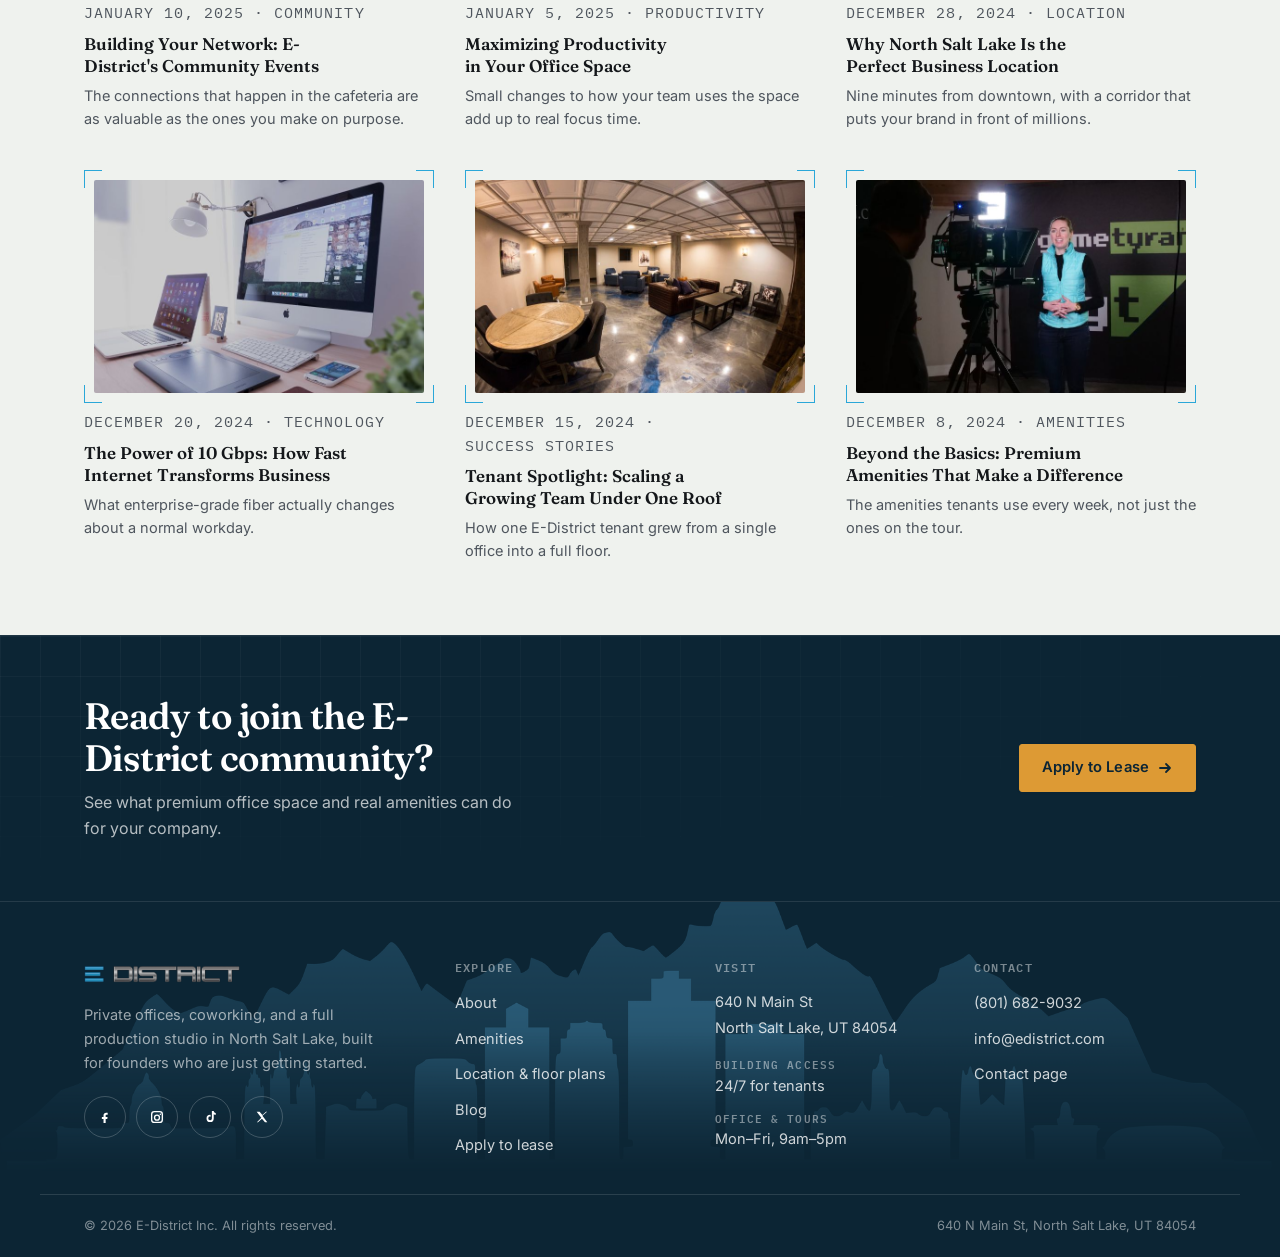
<file: blog/index.html>
<!DOCTYPE html>
<html lang="en">
<head>
<meta charset="UTF-8">
  <meta name="viewport" content="width=device-width, initial-scale=1.0">
  <title>Blog | E-District</title>
  <meta name="description" content="Insights, tips, and updates from E-District on business growth, community, productivity, location, technology, and amenities.">
  <link rel="canonical" href="https://edistrict.com/blog/">
  <meta property="og:type" content="website">
  <meta property="og:site_name" content="E-District">
  <meta property="og:title" content="Blog | E-District">
  <meta property="og:description" content="Insights, tips, and updates from E-District on business growth, community, productivity, location, technology, and amenities.">
  <meta property="og:url" content="https://edistrict.com/blog/">
  <meta property="og:image" content="https://edistrict.com/assets/og-image.jpg">
  <meta name="twitter:card" content="summary_large_image">
  <meta name="twitter:title" content="Blog | E-District">
  <meta name="twitter:description" content="Insights, tips, and updates from E-District on business growth, community, productivity, location, technology, and amenities.">
  <meta name="twitter:image" content="https://edistrict.com/assets/og-image.jpg">
  <link rel="icon" href="../assets/favicon.svg" type="image/svg+xml">
  <link rel="preconnect" href="https://fonts.googleapis.com">
  <link rel="preconnect" href="https://fonts.gstatic.com" crossorigin>
  <link rel="stylesheet" href="../css/styles.css">
  <script src="../js/analytics.js" defer></script>

</head>
<body>
  <a class="skip-link" href="#main">Skip to content</a>
  <header class="site-header">
    <div class="wrap nav">
      <a class="brand" href="../index.html">
        <img class="brand-logo" src="../assets/logo.png" alt="E-District" width="192" height="32">
      </a>
      <nav class="nav-links" id="nav-links" aria-label="Primary">
        <a href="../about/index.html">About</a>
        <a href="../map/index.html">Location</a>
        <a href="../amenities/index.html">Amenities</a>
        <a href="../blog/index.html" aria-current="page">Blog</a>
        <a href="../contact/index.html">Contact</a>
        <a class="btn btn-sm btn-primary" href="https://7fvinr5e1xg.typeform.com/to/bxV5G1v6" target="_blank" rel="noopener noreferrer">Apply to Lease</a>
        <a class="nav-panel-phone" href="tel:+18016829032"><svg viewBox="0 0 24 24" fill="none" stroke="currentColor" stroke-width="1.8" stroke-linecap="round" stroke-linejoin="round" aria-hidden="true"><path d="M4 5c0-.6.4-1 1-1h3.2c.5 0 .9.3 1 .8l1 4a1 1 0 0 1-.3 1L7.6 11c1 2.3 2.9 4.2 5.2 5.2l1.2-1.3c.3-.3.7-.4 1-.3l4 1c.5.1.8.5.8 1V20c0 .6-.4 1-1 1h-1C9.6 21 3 14.4 3 6V5Z"/></svg>(801) 682-9032</a>
      </nav>
      <div class="nav-right">
        <a class="nav-phone" href="tel:+18016829032"><svg viewBox="0 0 24 24" fill="none" stroke="currentColor" stroke-width="1.8" stroke-linecap="round" stroke-linejoin="round" aria-hidden="true"><path d="M4 5c0-.6.4-1 1-1h3.2c.5 0 .9.3 1 .8l1 4a1 1 0 0 1-.3 1L7.6 11c1 2.3 2.9 4.2 5.2 5.2l1.2-1.3c.3-.3.7-.4 1-.3l4 1c.5.1.8.5.8 1V20c0 .6-.4 1-1 1h-1C9.6 21 3 14.4 3 6V5Z"/></svg>(801) 682-9032</a>
        <button class="nav-toggle" aria-expanded="false" aria-controls="nav-links" aria-label="Toggle menu">
          <span></span>
        </button>
      </div>
    </div>
  </header>
  <main id="main">
    <section class="page-hero">
      <div class="wrap page-hero-inner">
        <p class="breadcrumb"><a href="../index.html">Home</a> / Blog</p>
        <p class="spec">THE E-DISTRICT BLOG</p>
        <h1 class="h1 h1-page">Insights from the heart of entrepreneurship.</h1>
        <p>Practical notes on growth, productivity, and building a business from North Salt Lake.</p>
      </div>
    </section>

    <section class="section" data-featured-category="business-growth">
      <div class="wrap">
        <p class="spec">FEATURED</p>
        <div class="featured-post mt-md">
          <a class="post-card" href="../blog/startup-growth/index.html">
            <div class="frame"><div class="frame-c2"></div><img src="../assets/amenities-img/lobby.jpg" alt="5 Ways E-District Can Accelerate Your Startup&#39;s Growth" loading="lazy" width="711" height="490"></div>
          </a>
          <div>
            <p class="post-meta">January 15, 2025 &middot; Business Growth</p>
          <h2><a href="../blog/startup-growth/index.html">5 Ways E-District Can Accelerate Your Startup's Growth</a></h2>
          <p class="featured-excerpt">How the right office, not just a desk, becomes part of your growth strategy.</p>
          <a class="btn btn-ghost mt-lg" href="../blog/startup-growth/index.html">Read the post<svg viewBox="0 0 16 16" fill="none" stroke="currentColor" stroke-width="1.8" stroke-linecap="round" stroke-linejoin="round" aria-hidden="true"><path d="M3 8h10M9 4l4 4-4 4"/></svg></a>
        </div>
        </div>
      </div>
    </section>

    <section class="section section-alt">
      <div class="wrap">
        <div class="section-head">
          <p class="spec">MORE POSTS</p>
          <h2 class="h2">Browse by category</h2>
        </div>
        <div class="filter-row" role="group" aria-label="Filter posts by category">
                    <button class="filter-btn" data-filter="all" aria-pressed="true">All posts</button>
          <button class="filter-btn" data-filter="amenities" aria-pressed="false">Amenities</button>
          <button class="filter-btn" data-filter="business-growth" aria-pressed="false">Business Growth</button>
          <button class="filter-btn" data-filter="community" aria-pressed="false">Community</button>
          <button class="filter-btn" data-filter="location" aria-pressed="false">Location</button>
          <button class="filter-btn" data-filter="productivity" aria-pressed="false">Productivity</button>
          <button class="filter-btn" data-filter="success-stories" aria-pressed="false">Success Stories</button>
          <button class="filter-btn" data-filter="technology" aria-pressed="false">Technology</button>
        </div>
        <div class="post-grid">
        <div><a class="post-card" href="../blog/community-events/index.html" data-category="community">
          <div class="frame"><div class="frame-c2"></div><img src="../assets/amenities-img/lunchroom.jpg" alt="Building Your Network: E-District's Community Events" loading="lazy" width="711" height="490"></div>
          <p class="post-meta">January 10, 2025 &middot; Community</p>
          <h3>Building Your Network: E-District's Community Events</h3>
          <p>The connections that happen in the cafeteria are as valuable as the ones you make on purpose.</p>
        </a></div>
        <div><a class="post-card" href="../blog/productivity/index.html" data-category="productivity">
          <div class="frame"><div class="frame-c2"></div><img src="../assets/amenities-img/presentation-rooms.jpg" alt="Maximizing Productivity in Your Office Space" loading="lazy" width="711" height="490"></div>
          <p class="post-meta">January 5, 2025 &middot; Productivity</p>
          <h3>Maximizing Productivity in Your Office Space</h3>
          <p>Small changes to how your team uses the space add up to real focus time.</p>
        </a></div>
        <div><a class="post-card" href="../blog/location/index.html" data-category="location">
          <div class="frame"><div class="frame-c2"></div><img src="../assets/amenities-img/digital-billboard.jpg" alt="Why North Salt Lake Is the Perfect Business Location" loading="lazy" width="711" height="490"></div>
          <p class="post-meta">December 28, 2024 &middot; Location</p>
          <h3>Why North Salt Lake Is the Perfect Business Location</h3>
          <p>Nine minutes from downtown, with a corridor that puts your brand in front of millions.</p>
        </a></div>
        <div><a class="post-card" href="../blog/fiber-internet/index.html" data-category="technology">
          <div class="frame"><div class="frame-c2"></div><img src="../assets/amenities-img/fiber-internet.jpg" alt="The Power of 10 Gbps: How Fast Internet Transforms Business" loading="lazy" width="711" height="490"></div>
          <p class="post-meta">December 20, 2024 &middot; Technology</p>
          <h3>The Power of 10 Gbps: How Fast Internet Transforms Business</h3>
          <p>What enterprise-grade fiber actually changes about a normal workday.</p>
        </a></div>
        <div><a class="post-card" href="../blog/tenant-spotlight/index.html" data-category="success-stories">
          <div class="frame"><div class="frame-c2"></div><img src="../assets/amenities-img/lobby.jpg" alt="Tenant Spotlight: Scaling a Growing Team Under One Roof" loading="lazy" width="711" height="490"></div>
          <p class="post-meta">December 15, 2024 &middot; Success Stories</p>
          <h3>Tenant Spotlight: Scaling a Growing Team Under One Roof</h3>
          <p>How one E-District tenant grew from a single office into a full floor.</p>
        </a></div>
        <div><a class="post-card" href="../blog/amenities/index.html" data-category="amenities">
          <div class="frame"><div class="frame-c2"></div><img src="../assets/amenities-img/content-creation.jpg" alt="Beyond the Basics: Premium Amenities That Make a Difference" loading="lazy" width="711" height="490"></div>
          <p class="post-meta">December 8, 2024 &middot; Amenities</p>
          <h3>Beyond the Basics: Premium Amenities That Make a Difference</h3>
          <p>The amenities tenants use every week, not just the ones on the tour.</p>
        </a></div>
        </div>
        <p class="filter-empty" role="status" hidden>No posts in this category yet. Check back soon.</p>
      </div>
    </section>

    <section class="cta-band">
      <div class="wrap cta-band-inner">
        <div>
          <h2 class="h2">Ready to join the E-District community?</h2>
          <p>See what premium office space and real amenities can do for your company.</p>
        </div>
        <div class="cta-band-ctas">
          <a class="btn btn-primary" href="https://7fvinr5e1xg.typeform.com/to/bxV5G1v6" target="_blank" rel="noopener noreferrer">Apply to Lease<svg viewBox="0 0 16 16" fill="none" stroke="currentColor" stroke-width="1.8" stroke-linecap="round" stroke-linejoin="round" aria-hidden="true"><path d="M3 8h10M9 4l4 4-4 4"/></svg></a>
        </div>
      </div>
    </section>

  </main>
  <footer class="site-footer">
    <img class="footer-skyline" src="../assets/skyline.png" alt="" loading="lazy" width="2000" height="877">
    <div class="wrap footer-main">
      <div class="footer-grid">
        <div class="footer-brand">
          <a class="brand" href="../index.html">
            <img class="brand-logo" src="../assets/logo.png" alt="E-District" width="192" height="32">
          </a>
          <p>Private offices, coworking, and a full production studio in North Salt Lake, built for founders who are just getting started.</p>
          <div class="footer-social">
          <a href="https://www.facebook.com/EDistrictUtah/" target="_blank" rel="noopener noreferrer" aria-label="E-District on Facebook"><svg viewBox="0 0 24 24"><path d="M14.5 8.5H16V5.7c-.3 0-1.2-.1-2.3-.1-2.3 0-3.9 1.4-3.9 4v2.4H7.3v3.1h2.5V21h3.2v-5.9h2.4l.4-3.1h-2.8V10c0-.9.2-1.5 1.5-1.5Z"/></svg></a>
          <a href="https://www.instagram.com/edistrictoffices" target="_blank" rel="noopener noreferrer" aria-label="E-District on Instagram"><svg viewBox="0 0 24 24"><path d="M8 3h8a5 5 0 0 1 5 5v8a5 5 0 0 1-5 5H8a5 5 0 0 1-5-5V8a5 5 0 0 1 5-5Zm0 2a3 3 0 0 0-3 3v8a3 3 0 0 0 3 3h8a3 3 0 0 0 3-3V8a3 3 0 0 0-3-3H8Zm4 3.3A4.7 4.7 0 1 1 7.3 13 4.7 4.7 0 0 1 12 8.3Zm0 2A2.7 2.7 0 1 0 14.7 13 2.7 2.7 0 0 0 12 10.3Zm5-3.6a1.1 1.1 0 1 1-1.1 1.1 1.1 1.1 0 0 1 1.1-1.1Z"/></svg></a>
          <a href="https://www.tiktok.com/@edistrictoffices" target="_blank" rel="noopener noreferrer" aria-label="E-District on Tiktok"><svg viewBox="0 0 24 24"><path d="M15 3h2.6c.2 1.6 1.4 2.9 3.1 3.2v2.6a6 6 0 0 1-3.1-.9v6.3a5.4 5.4 0 1 1-5.4-5.4c.2 0 .5 0 .7.1v2.7a2.7 2.7 0 1 0 1.9 2.6V3Z"/></svg></a>
          <a href="https://twitter.com/EdistrictUtah" target="_blank" rel="noopener noreferrer" aria-label="E-District on Twitter"><svg viewBox="0 0 24 24"><path d="m4 4 7 9.2L4.4 20H6l5.9-5.4L16.5 20H20l-7.4-9.7L19.6 4H18l-5.4 5-4.2-5H4Z"/></svg></a>
          </div>
        </div>
        <div class="footer-col">
          <h2>Explore</h2>
          <ul>
            <li><a href="../about/index.html">About</a></li>
            <li><a href="../amenities/index.html">Amenities</a></li>
            <li><a href="../map/index.html">Location &amp; floor plans</a></li>
            <li><a href="../blog/index.html">Blog</a></li>
            <li><a href="../spaces/index.html">Apply to lease</a></li>
          </ul>
        </div>
        <div class="footer-col">
          <h2>Visit</h2>
          <address>
            640 N Main St<br>
            North Salt Lake, UT 84054
          </address>
          <dl class="hours">
            <dt>Building access</dt><dd>24/7 for tenants</dd>
            <dt>Office &amp; tours</dt><dd>Mon–Fri, 9am–5pm</dd>
          </dl>
        </div>
        <div class="footer-col">
          <h2>Contact</h2>
          <ul>
            <li><a href="tel:+18016829032">(801) 682-9032</a></li>
            <li><a href="mailto:info@edistrict.com">info@edistrict.com</a></li>
            <li><a href="../contact/index.html">Contact page</a></li>
          </ul>
        </div>
      </div>
    </div>
    <div class="wrap footer-bottom">
      <span>&copy; <span data-year>2026</span> E-District Inc. All rights reserved.</span>
      <span>640 N Main St, North Salt Lake, UT 84054</span>
    </div>
  </footer>
  <script src="../js/main.js"></script>
</body>
</html>
</file>
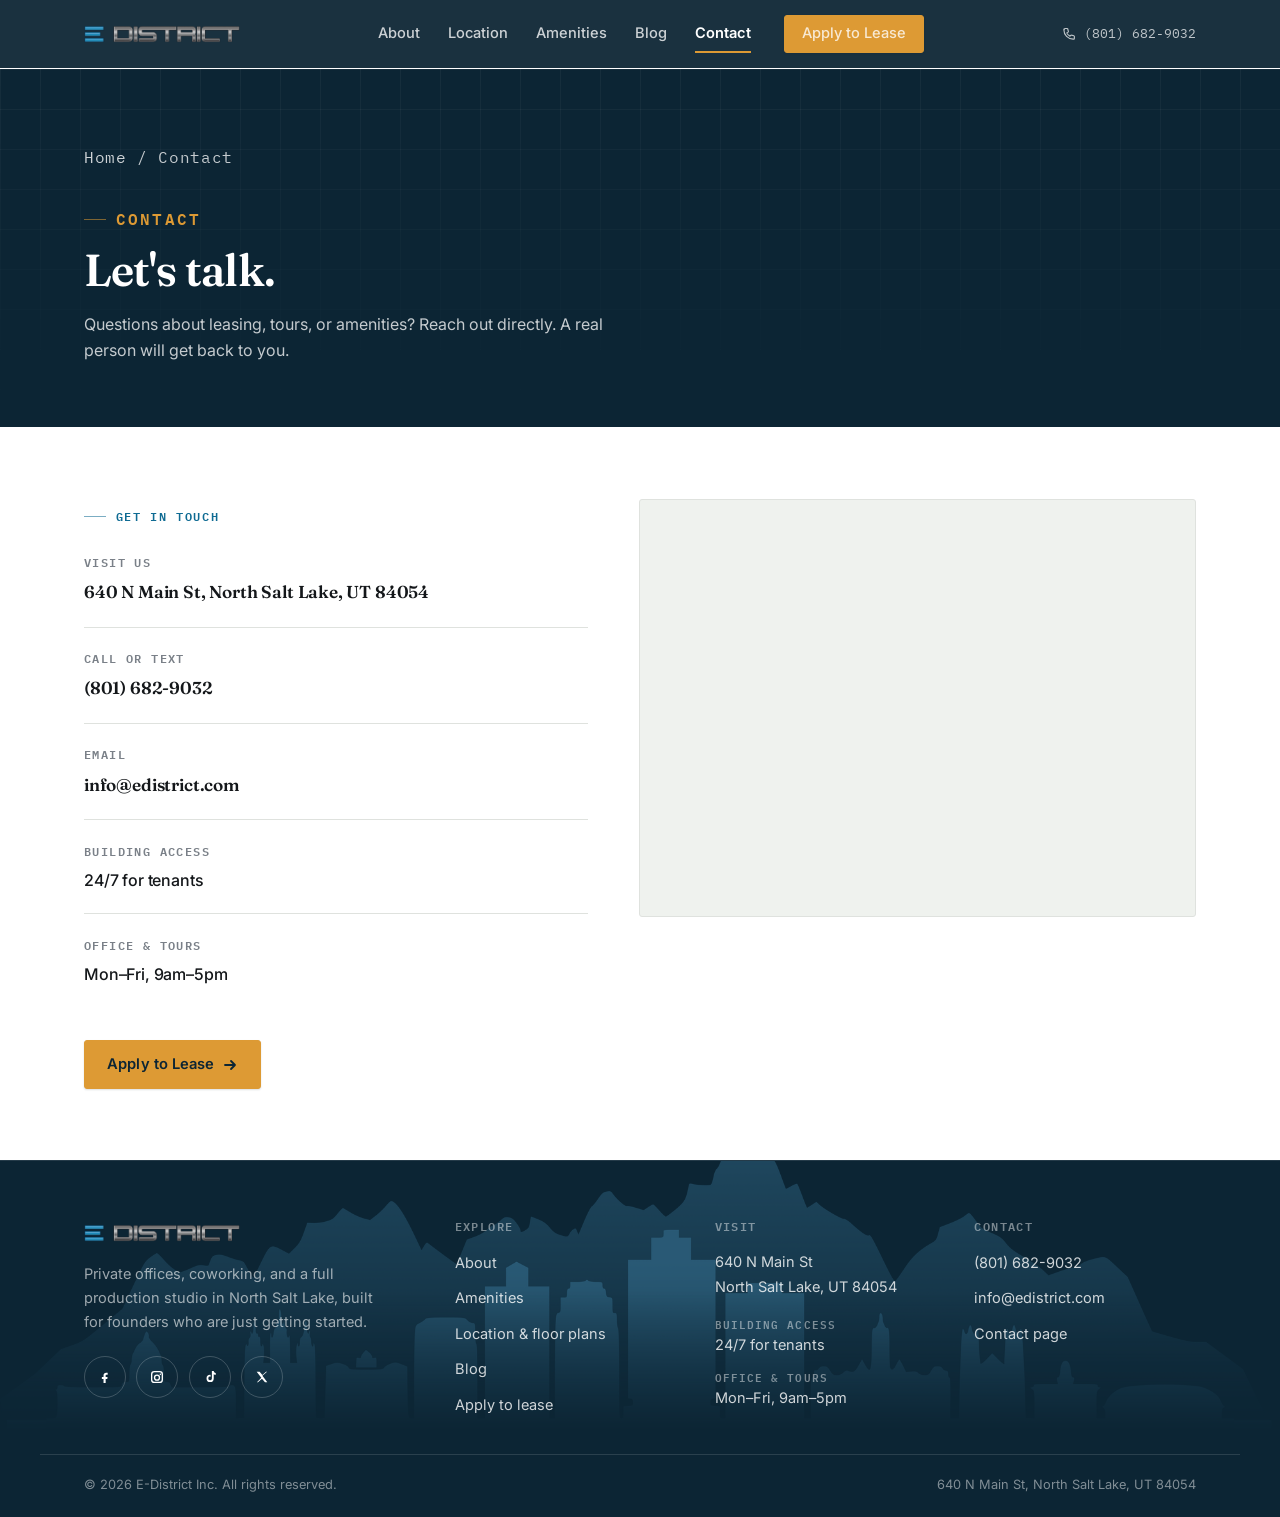
<file: contact/index.html>
<!DOCTYPE html>
<html lang="en">
<head>
<meta charset="UTF-8">
  <meta name="viewport" content="width=device-width, initial-scale=1.0">
  <title>Contact | E-District</title>
  <meta name="description" content="Contact E-District in North Salt Lake, UT: call (801) 682-9032, email info@edistrict.com, or visit 640 N Main St. Tenants have 24/7 building access; office and tours Mon–Fri, 9am–5pm.">
  <link rel="canonical" href="https://edistrict.com/contact/">
  <meta property="og:type" content="website">
  <meta property="og:site_name" content="E-District">
  <meta property="og:title" content="Contact | E-District">
  <meta property="og:description" content="Contact E-District in North Salt Lake, UT: call (801) 682-9032, email info@edistrict.com, or visit 640 N Main St. Tenants have 24/7 building access; office and tours Mon–Fri, 9am–5pm.">
  <meta property="og:url" content="https://edistrict.com/contact/">
  <meta property="og:image" content="https://edistrict.com/assets/og-image.jpg">
  <meta name="twitter:card" content="summary_large_image">
  <meta name="twitter:title" content="Contact | E-District">
  <meta name="twitter:description" content="Contact E-District in North Salt Lake, UT: call (801) 682-9032, email info@edistrict.com, or visit 640 N Main St. Tenants have 24/7 building access; office and tours Mon–Fri, 9am–5pm.">
  <meta name="twitter:image" content="https://edistrict.com/assets/og-image.jpg">
  <link rel="icon" href="../assets/favicon.svg" type="image/svg+xml">
  <link rel="preconnect" href="https://fonts.googleapis.com">
  <link rel="preconnect" href="https://fonts.gstatic.com" crossorigin>
  <link rel="stylesheet" href="../css/styles.css">
  <script src="../js/analytics.js" defer></script>

</head>
<body>
  <a class="skip-link" href="#main">Skip to content</a>
  <header class="site-header">
    <div class="wrap nav">
      <a class="brand" href="../index.html">
        <img class="brand-logo" src="../assets/logo.png" alt="E-District" width="192" height="32">
      </a>
      <nav class="nav-links" id="nav-links" aria-label="Primary">
        <a href="../about/index.html">About</a>
        <a href="../map/index.html">Location</a>
        <a href="../amenities/index.html">Amenities</a>
        <a href="../blog/index.html">Blog</a>
        <a href="../contact/index.html" aria-current="page">Contact</a>
        <a class="btn btn-sm btn-primary" href="https://7fvinr5e1xg.typeform.com/to/bxV5G1v6" target="_blank" rel="noopener noreferrer">Apply to Lease</a>
        <a class="nav-panel-phone" href="tel:+18016829032"><svg viewBox="0 0 24 24" fill="none" stroke="currentColor" stroke-width="1.8" stroke-linecap="round" stroke-linejoin="round" aria-hidden="true"><path d="M4 5c0-.6.4-1 1-1h3.2c.5 0 .9.3 1 .8l1 4a1 1 0 0 1-.3 1L7.6 11c1 2.3 2.9 4.2 5.2 5.2l1.2-1.3c.3-.3.7-.4 1-.3l4 1c.5.1.8.5.8 1V20c0 .6-.4 1-1 1h-1C9.6 21 3 14.4 3 6V5Z"/></svg>(801) 682-9032</a>
      </nav>
      <div class="nav-right">
        <a class="nav-phone" href="tel:+18016829032"><svg viewBox="0 0 24 24" fill="none" stroke="currentColor" stroke-width="1.8" stroke-linecap="round" stroke-linejoin="round" aria-hidden="true"><path d="M4 5c0-.6.4-1 1-1h3.2c.5 0 .9.3 1 .8l1 4a1 1 0 0 1-.3 1L7.6 11c1 2.3 2.9 4.2 5.2 5.2l1.2-1.3c.3-.3.7-.4 1-.3l4 1c.5.1.8.5.8 1V20c0 .6-.4 1-1 1h-1C9.6 21 3 14.4 3 6V5Z"/></svg>(801) 682-9032</a>
        <button class="nav-toggle" aria-expanded="false" aria-controls="nav-links" aria-label="Toggle menu">
          <span></span>
        </button>
      </div>
    </div>
  </header>
  <main id="main">
    <section class="page-hero">
      <div class="wrap page-hero-inner">
        <p class="breadcrumb"><a href="../index.html">Home</a> / Contact</p>
        <p class="spec">CONTACT</p>
        <h1 class="h1 h1-page">Let's talk.</h1>
        <p>Questions about leasing, tours, or amenities? Reach out directly. A real person will get back to you.</p>
      </div>
    </section>

    <section class="section">
      <div class="wrap contact-grid">
        <div>
          <p class="spec">GET IN TOUCH</p>
          <dl class="contact-list">
            <div>
              <dt>Visit us</dt>
              <dd><a href="https://maps.google.com/?q=640+N+Main+St,+North+Salt+Lake+UT+84054" target="_blank" rel="noopener noreferrer">640 N Main St, North Salt Lake, UT 84054</a></dd>
            </div>
            <div>
              <dt>Call or text</dt>
              <dd><a href="tel:+18016829032">(801) 682-9032</a></dd>
            </div>
            <div>
              <dt>Email</dt>
              <dd><a href="mailto:info@edistrict.com">info@edistrict.com</a></dd>
            </div>
            <div>
              <dt>Building access</dt>
              <dd class="plain">24/7 for tenants</dd>
            </div>
            <div>
              <dt>Office &amp; tours</dt>
              <dd class="plain">Mon–Fri, 9am–5pm</dd>
            </div>
          </dl>
          <a class="btn btn-primary mt-lg" href="https://7fvinr5e1xg.typeform.com/to/bxV5G1v6" target="_blank" rel="noopener noreferrer">Apply to Lease<svg viewBox="0 0 16 16" fill="none" stroke="currentColor" stroke-width="1.8" stroke-linecap="round" stroke-linejoin="round" aria-hidden="true"><path d="M3 8h10M9 4l4 4-4 4"/></svg></a>
        </div>
        <div class="map-embed">
          <iframe src="https://www.google.com/maps/embed?pb=!1m18!1m12!1m3!1d12071.343883008445!2d-111.92070116881912!3d40.85352497418206!2m3!1f0!2f0!3f0!3m2!1i1024!2i768!4f13.1!3m3!1m2!1s0x8752f705d7eb43ed%3A0x8075aafe5c4290a8!2s640%20N%20Main%20St%2C%20North%20Salt%20Lake%2C%20UT%2084054!5e0!3m2!1sen!2sus!4v1714612594787!5m2!1sen!2sus" title="Map showing the E-District office location at 640 N Main St, North Salt Lake, UT" loading="lazy" referrerpolicy="no-referrer-when-downgrade"></iframe>
        </div>
      </div>
    </section>

  </main>
  <footer class="site-footer">
    <img class="footer-skyline" src="../assets/skyline.png" alt="" loading="lazy" width="2000" height="877">
    <div class="wrap footer-main">
      <div class="footer-grid">
        <div class="footer-brand">
          <a class="brand" href="../index.html">
            <img class="brand-logo" src="../assets/logo.png" alt="E-District" width="192" height="32">
          </a>
          <p>Private offices, coworking, and a full production studio in North Salt Lake, built for founders who are just getting started.</p>
          <div class="footer-social">
          <a href="https://www.facebook.com/EDistrictUtah/" target="_blank" rel="noopener noreferrer" aria-label="E-District on Facebook"><svg viewBox="0 0 24 24"><path d="M14.5 8.5H16V5.7c-.3 0-1.2-.1-2.3-.1-2.3 0-3.9 1.4-3.9 4v2.4H7.3v3.1h2.5V21h3.2v-5.9h2.4l.4-3.1h-2.8V10c0-.9.2-1.5 1.5-1.5Z"/></svg></a>
          <a href="https://www.instagram.com/edistrictoffices" target="_blank" rel="noopener noreferrer" aria-label="E-District on Instagram"><svg viewBox="0 0 24 24"><path d="M8 3h8a5 5 0 0 1 5 5v8a5 5 0 0 1-5 5H8a5 5 0 0 1-5-5V8a5 5 0 0 1 5-5Zm0 2a3 3 0 0 0-3 3v8a3 3 0 0 0 3 3h8a3 3 0 0 0 3-3V8a3 3 0 0 0-3-3H8Zm4 3.3A4.7 4.7 0 1 1 7.3 13 4.7 4.7 0 0 1 12 8.3Zm0 2A2.7 2.7 0 1 0 14.7 13 2.7 2.7 0 0 0 12 10.3Zm5-3.6a1.1 1.1 0 1 1-1.1 1.1 1.1 1.1 0 0 1 1.1-1.1Z"/></svg></a>
          <a href="https://www.tiktok.com/@edistrictoffices" target="_blank" rel="noopener noreferrer" aria-label="E-District on Tiktok"><svg viewBox="0 0 24 24"><path d="M15 3h2.6c.2 1.6 1.4 2.9 3.1 3.2v2.6a6 6 0 0 1-3.1-.9v6.3a5.4 5.4 0 1 1-5.4-5.4c.2 0 .5 0 .7.1v2.7a2.7 2.7 0 1 0 1.9 2.6V3Z"/></svg></a>
          <a href="https://twitter.com/EdistrictUtah" target="_blank" rel="noopener noreferrer" aria-label="E-District on Twitter"><svg viewBox="0 0 24 24"><path d="m4 4 7 9.2L4.4 20H6l5.9-5.4L16.5 20H20l-7.4-9.7L19.6 4H18l-5.4 5-4.2-5H4Z"/></svg></a>
          </div>
        </div>
        <div class="footer-col">
          <h2>Explore</h2>
          <ul>
            <li><a href="../about/index.html">About</a></li>
            <li><a href="../amenities/index.html">Amenities</a></li>
            <li><a href="../map/index.html">Location &amp; floor plans</a></li>
            <li><a href="../blog/index.html">Blog</a></li>
            <li><a href="../spaces/index.html">Apply to lease</a></li>
          </ul>
        </div>
        <div class="footer-col">
          <h2>Visit</h2>
          <address>
            640 N Main St<br>
            North Salt Lake, UT 84054
          </address>
          <dl class="hours">
            <dt>Building access</dt><dd>24/7 for tenants</dd>
            <dt>Office &amp; tours</dt><dd>Mon–Fri, 9am–5pm</dd>
          </dl>
        </div>
        <div class="footer-col">
          <h2>Contact</h2>
          <ul>
            <li><a href="tel:+18016829032">(801) 682-9032</a></li>
            <li><a href="mailto:info@edistrict.com">info@edistrict.com</a></li>
            <li><a href="../contact/index.html">Contact page</a></li>
          </ul>
        </div>
      </div>
    </div>
    <div class="wrap footer-bottom">
      <span>&copy; <span data-year>2026</span> E-District Inc. All rights reserved.</span>
      <span>640 N Main St, North Salt Lake, UT 84054</span>
    </div>
  </footer>
  <script src="../js/main.js"></script>
</body>
</html>
</file>
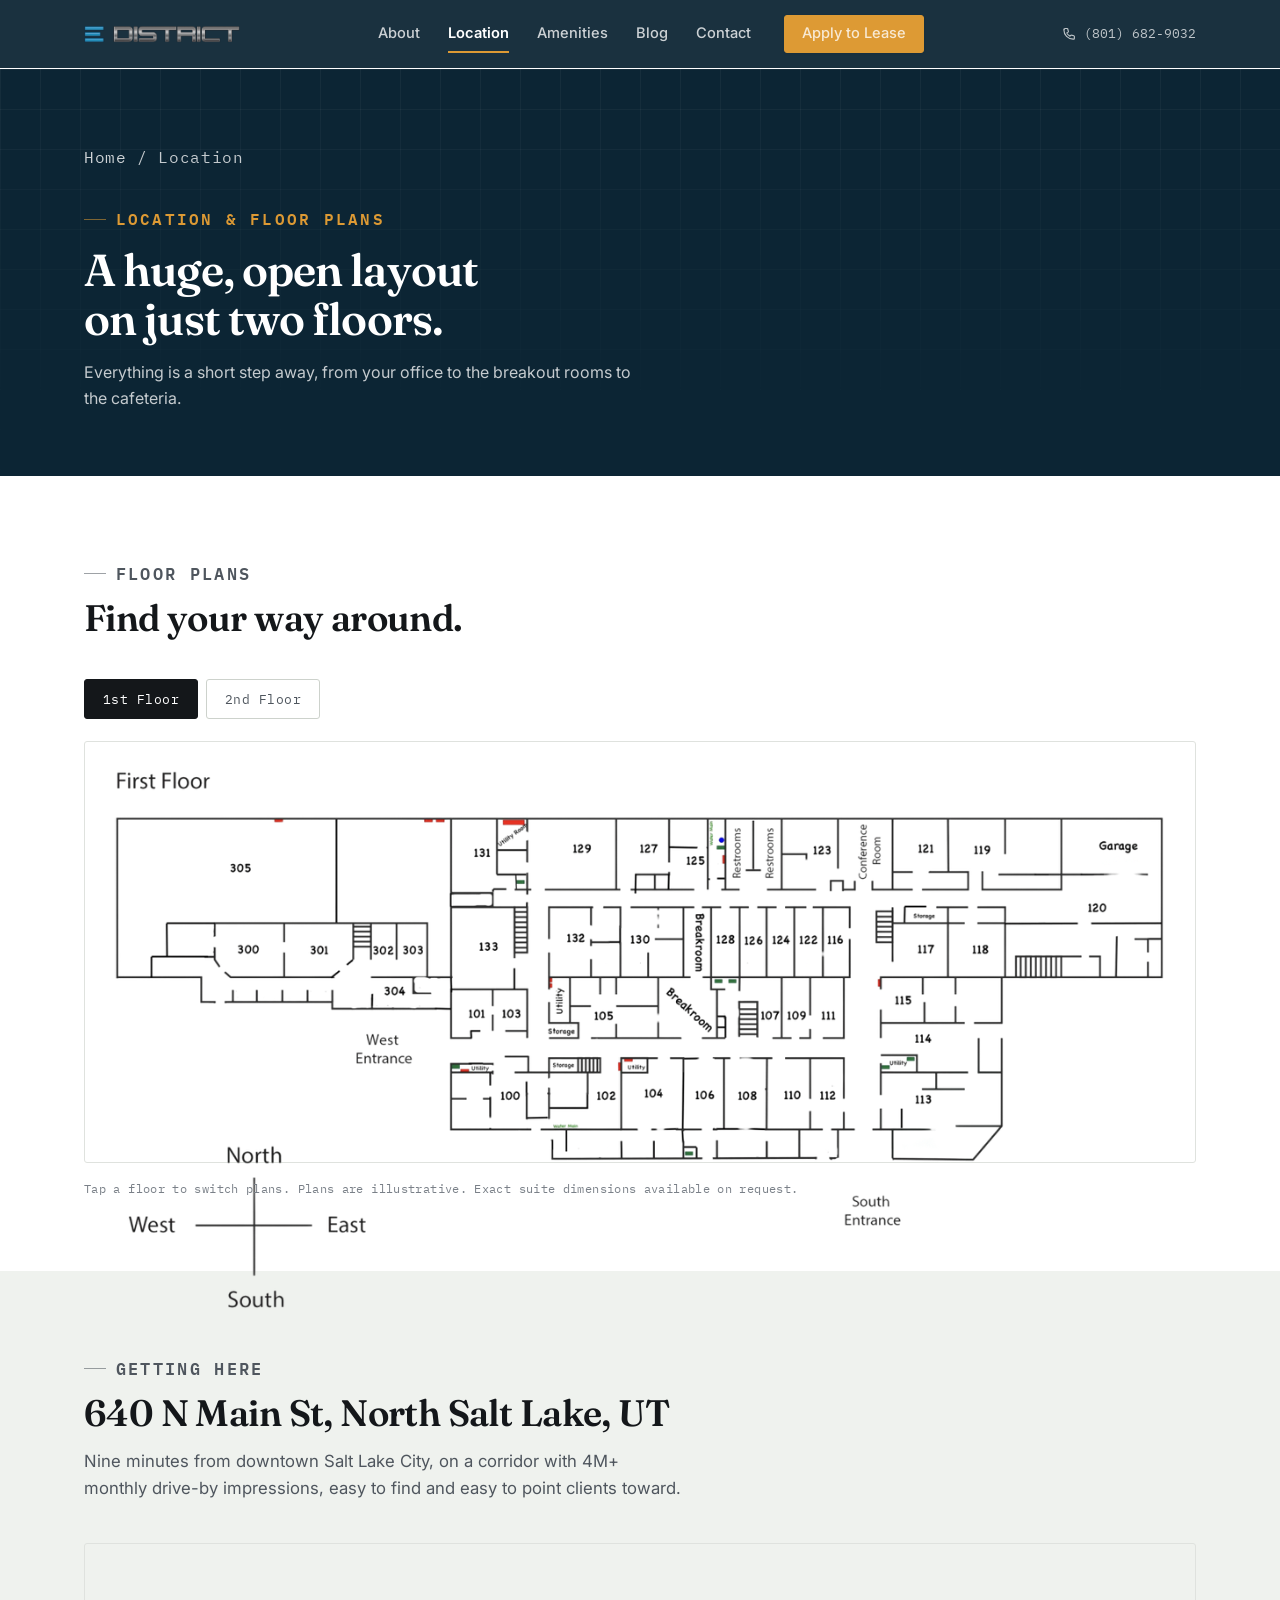
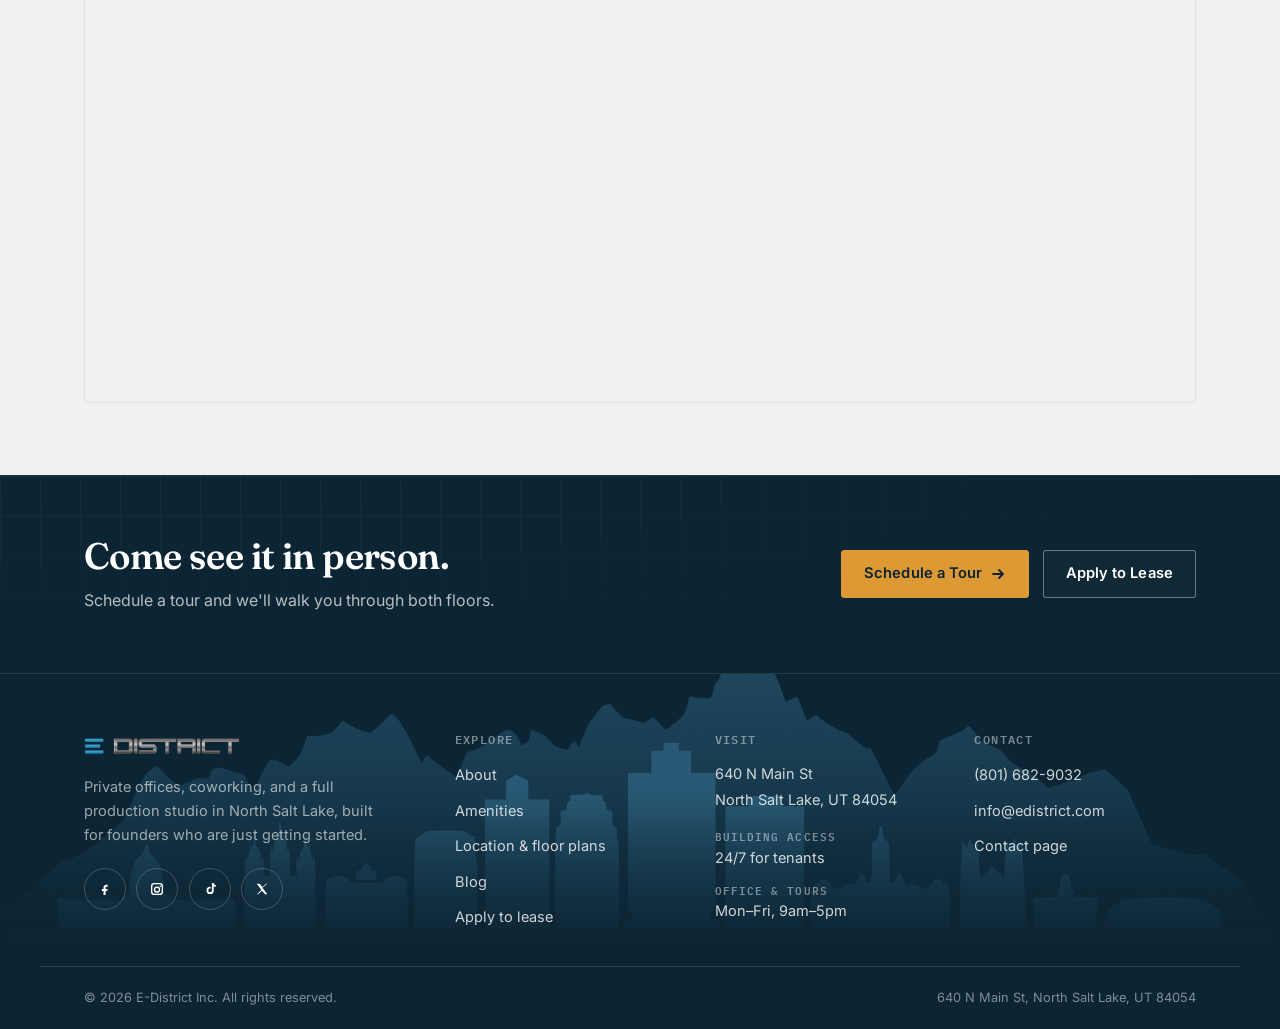
<file: map/index.html>
<!DOCTYPE html>
<html lang="en">
<head>
<meta charset="UTF-8">
  <meta name="viewport" content="width=device-width, initial-scale=1.0">
  <title>Location &amp; Floor Plans | E-District</title>
  <meta name="description" content="E-District is located at 640 N Main St, North Salt Lake, UT, 9 minutes from downtown Salt Lake City. View floor plans for both levels and get directions.">
  <link rel="canonical" href="https://edistrict.com/map/">
  <meta property="og:type" content="website">
  <meta property="og:site_name" content="E-District">
  <meta property="og:title" content="Location &amp; Floor Plans | E-District">
  <meta property="og:description" content="E-District is located at 640 N Main St, North Salt Lake, UT, 9 minutes from downtown Salt Lake City. View floor plans for both levels and get directions.">
  <meta property="og:url" content="https://edistrict.com/map/">
  <meta property="og:image" content="https://edistrict.com/assets/og-image.jpg">
  <meta name="twitter:card" content="summary_large_image">
  <meta name="twitter:title" content="Location &amp; Floor Plans | E-District">
  <meta name="twitter:description" content="E-District is located at 640 N Main St, North Salt Lake, UT, 9 minutes from downtown Salt Lake City. View floor plans for both levels and get directions.">
  <meta name="twitter:image" content="https://edistrict.com/assets/og-image.jpg">
  <link rel="icon" href="../assets/favicon.svg" type="image/svg+xml">
  <link rel="preconnect" href="https://fonts.googleapis.com">
  <link rel="preconnect" href="https://fonts.gstatic.com" crossorigin>
  <link rel="stylesheet" href="../css/styles.css">
  <script src="../js/analytics.js" defer></script>

</head>
<body>
  <a class="skip-link" href="#main">Skip to content</a>
  <header class="site-header">
    <div class="wrap nav">
      <a class="brand" href="../index.html">
        <img class="brand-logo" src="../assets/logo.png" alt="E-District" width="192" height="32">
      </a>
      <nav class="nav-links" id="nav-links" aria-label="Primary">
        <a href="../about/index.html">About</a>
        <a href="../map/index.html" aria-current="page">Location</a>
        <a href="../amenities/index.html">Amenities</a>
        <a href="../blog/index.html">Blog</a>
        <a href="../contact/index.html">Contact</a>
        <a class="btn btn-sm btn-primary" href="https://7fvinr5e1xg.typeform.com/to/bxV5G1v6" target="_blank" rel="noopener noreferrer">Apply to Lease</a>
        <a class="nav-panel-phone" href="tel:+18016829032"><svg viewBox="0 0 24 24" fill="none" stroke="currentColor" stroke-width="1.8" stroke-linecap="round" stroke-linejoin="round" aria-hidden="true"><path d="M4 5c0-.6.4-1 1-1h3.2c.5 0 .9.3 1 .8l1 4a1 1 0 0 1-.3 1L7.6 11c1 2.3 2.9 4.2 5.2 5.2l1.2-1.3c.3-.3.7-.4 1-.3l4 1c.5.1.8.5.8 1V20c0 .6-.4 1-1 1h-1C9.6 21 3 14.4 3 6V5Z"/></svg>(801) 682-9032</a>
      </nav>
      <div class="nav-right">
        <a class="nav-phone" href="tel:+18016829032"><svg viewBox="0 0 24 24" fill="none" stroke="currentColor" stroke-width="1.8" stroke-linecap="round" stroke-linejoin="round" aria-hidden="true"><path d="M4 5c0-.6.4-1 1-1h3.2c.5 0 .9.3 1 .8l1 4a1 1 0 0 1-.3 1L7.6 11c1 2.3 2.9 4.2 5.2 5.2l1.2-1.3c.3-.3.7-.4 1-.3l4 1c.5.1.8.5.8 1V20c0 .6-.4 1-1 1h-1C9.6 21 3 14.4 3 6V5Z"/></svg>(801) 682-9032</a>
        <button class="nav-toggle" aria-expanded="false" aria-controls="nav-links" aria-label="Toggle menu">
          <span></span>
        </button>
      </div>
    </div>
  </header>
  <main id="main">
    <section class="page-hero">
      <div class="wrap page-hero-inner">
        <p class="breadcrumb"><a href="../index.html">Home</a> / Location</p>
        <p class="spec">LOCATION &amp; FLOOR PLANS</p>
        <h1 class="h1 h1-page">A huge, open layout on just two floors.</h1>
        <p>Everything is a short step away, from your office to the breakout rooms to the cafeteria.</p>
      </div>
    </section>

    <section class="section">
      <div class="wrap">
        <div class="section-head">
          <p class="spec">FLOOR PLANS</p>
          <h2 class="h2">Find your way around.</h2>
        </div>
        <div class="floor-tabs" role="tablist" aria-label="Floor plans">
          <button class="floor-tab" role="tab" aria-selected="true" aria-controls="floor-1" id="tab-floor-1">1st Floor</button>
          <button class="floor-tab" role="tab" aria-selected="false" aria-controls="floor-2" id="tab-floor-2">2nd Floor</button>
        </div>
        <div class="floor-stage">
        <div class="floor-panel is-active" id="floor-1" role="tabpanel" aria-labelledby="tab-floor-1">
          <img src="../assets/floorplan-1.png" alt="E-District first floor plan showing offices, breakout rooms, and common areas" loading="lazy" width="1200" height="622">
        </div>
        <div class="floor-panel" id="floor-2" role="tabpanel" aria-labelledby="tab-floor-2">
          <img src="../assets/floorplan-2.png" alt="E-District second floor plan showing offices and shared spaces" loading="lazy" width="1200" height="407">
        </div>
        </div>
        <p class="floor-note">Tap a floor to switch plans. Plans are illustrative. Exact suite dimensions available on request.</p>
      </div>
    </section>

    <section class="section section-alt">
      <div class="wrap">
        <div class="section-head">
          <p class="spec">GETTING HERE</p>
          <h2 class="h2">640 N Main St, North Salt Lake, UT</h2>
          <p>Nine minutes from downtown Salt Lake City, on a corridor with 4M+ monthly drive-by impressions, easy to find and easy to point clients toward.</p>
        </div>
        <div class="map-embed map-embed-wide">
          <iframe src="https://www.google.com/maps/embed?pb=!1m18!1m12!1m3!1d12071.343883008445!2d-111.92070116881912!3d40.85352497418206!2m3!1f0!2f0!3f0!3m2!1i1024!2i768!4f13.1!3m3!1m2!1s0x8752f705d7eb43ed%3A0x8075aafe5c4290a8!2s640%20N%20Main%20St%2C%20North%20Salt%20Lake%2C%20UT%2084054!5e0!3m2!1sen!2sus!4v1714612594787!5m2!1sen!2sus" title="Map showing the E-District office location at 640 N Main St, North Salt Lake, UT" loading="lazy" referrerpolicy="no-referrer-when-downgrade"></iframe>
        </div>
      </div>
    </section>

    <section class="cta-band">
      <div class="wrap cta-band-inner">
        <div>
          <h2 class="h2">Come see it in person.</h2>
          <p>Schedule a tour and we'll walk you through both floors.</p>
        </div>
        <div class="cta-band-ctas">
          <a class="btn btn-primary" href="../contact/index.html">Schedule a Tour<svg viewBox="0 0 16 16" fill="none" stroke="currentColor" stroke-width="1.8" stroke-linecap="round" stroke-linejoin="round" aria-hidden="true"><path d="M3 8h10M9 4l4 4-4 4"/></svg></a>
          <a class="btn btn-outline-light" href="https://7fvinr5e1xg.typeform.com/to/bxV5G1v6" target="_blank" rel="noopener noreferrer">Apply to Lease</a>
        </div>
      </div>
    </section>

  </main>
  <footer class="site-footer">
    <img class="footer-skyline" src="../assets/skyline.png" alt="" loading="lazy" width="2000" height="877">
    <div class="wrap footer-main">
      <div class="footer-grid">
        <div class="footer-brand">
          <a class="brand" href="../index.html">
            <img class="brand-logo" src="../assets/logo.png" alt="E-District" width="192" height="32">
          </a>
          <p>Private offices, coworking, and a full production studio in North Salt Lake, built for founders who are just getting started.</p>
          <div class="footer-social">
          <a href="https://www.facebook.com/EDistrictUtah/" target="_blank" rel="noopener noreferrer" aria-label="E-District on Facebook"><svg viewBox="0 0 24 24"><path d="M14.5 8.5H16V5.7c-.3 0-1.2-.1-2.3-.1-2.3 0-3.9 1.4-3.9 4v2.4H7.3v3.1h2.5V21h3.2v-5.9h2.4l.4-3.1h-2.8V10c0-.9.2-1.5 1.5-1.5Z"/></svg></a>
          <a href="https://www.instagram.com/edistrictoffices" target="_blank" rel="noopener noreferrer" aria-label="E-District on Instagram"><svg viewBox="0 0 24 24"><path d="M8 3h8a5 5 0 0 1 5 5v8a5 5 0 0 1-5 5H8a5 5 0 0 1-5-5V8a5 5 0 0 1 5-5Zm0 2a3 3 0 0 0-3 3v8a3 3 0 0 0 3 3h8a3 3 0 0 0 3-3V8a3 3 0 0 0-3-3H8Zm4 3.3A4.7 4.7 0 1 1 7.3 13 4.7 4.7 0 0 1 12 8.3Zm0 2A2.7 2.7 0 1 0 14.7 13 2.7 2.7 0 0 0 12 10.3Zm5-3.6a1.1 1.1 0 1 1-1.1 1.1 1.1 1.1 0 0 1 1.1-1.1Z"/></svg></a>
          <a href="https://www.tiktok.com/@edistrictoffices" target="_blank" rel="noopener noreferrer" aria-label="E-District on Tiktok"><svg viewBox="0 0 24 24"><path d="M15 3h2.6c.2 1.6 1.4 2.9 3.1 3.2v2.6a6 6 0 0 1-3.1-.9v6.3a5.4 5.4 0 1 1-5.4-5.4c.2 0 .5 0 .7.1v2.7a2.7 2.7 0 1 0 1.9 2.6V3Z"/></svg></a>
          <a href="https://twitter.com/EdistrictUtah" target="_blank" rel="noopener noreferrer" aria-label="E-District on Twitter"><svg viewBox="0 0 24 24"><path d="m4 4 7 9.2L4.4 20H6l5.9-5.4L16.5 20H20l-7.4-9.7L19.6 4H18l-5.4 5-4.2-5H4Z"/></svg></a>
          </div>
        </div>
        <div class="footer-col">
          <h2>Explore</h2>
          <ul>
            <li><a href="../about/index.html">About</a></li>
            <li><a href="../amenities/index.html">Amenities</a></li>
            <li><a href="../map/index.html">Location &amp; floor plans</a></li>
            <li><a href="../blog/index.html">Blog</a></li>
            <li><a href="../spaces/index.html">Apply to lease</a></li>
          </ul>
        </div>
        <div class="footer-col">
          <h2>Visit</h2>
          <address>
            640 N Main St<br>
            North Salt Lake, UT 84054
          </address>
          <dl class="hours">
            <dt>Building access</dt><dd>24/7 for tenants</dd>
            <dt>Office &amp; tours</dt><dd>Mon–Fri, 9am–5pm</dd>
          </dl>
        </div>
        <div class="footer-col">
          <h2>Contact</h2>
          <ul>
            <li><a href="tel:+18016829032">(801) 682-9032</a></li>
            <li><a href="mailto:info@edistrict.com">info@edistrict.com</a></li>
            <li><a href="../contact/index.html">Contact page</a></li>
          </ul>
        </div>
      </div>
    </div>
    <div class="wrap footer-bottom">
      <span>&copy; <span data-year>2026</span> E-District Inc. All rights reserved.</span>
      <span>640 N Main St, North Salt Lake, UT 84054</span>
    </div>
  </footer>
  <script src="../js/main.js"></script>
</body>
</html>
</file>
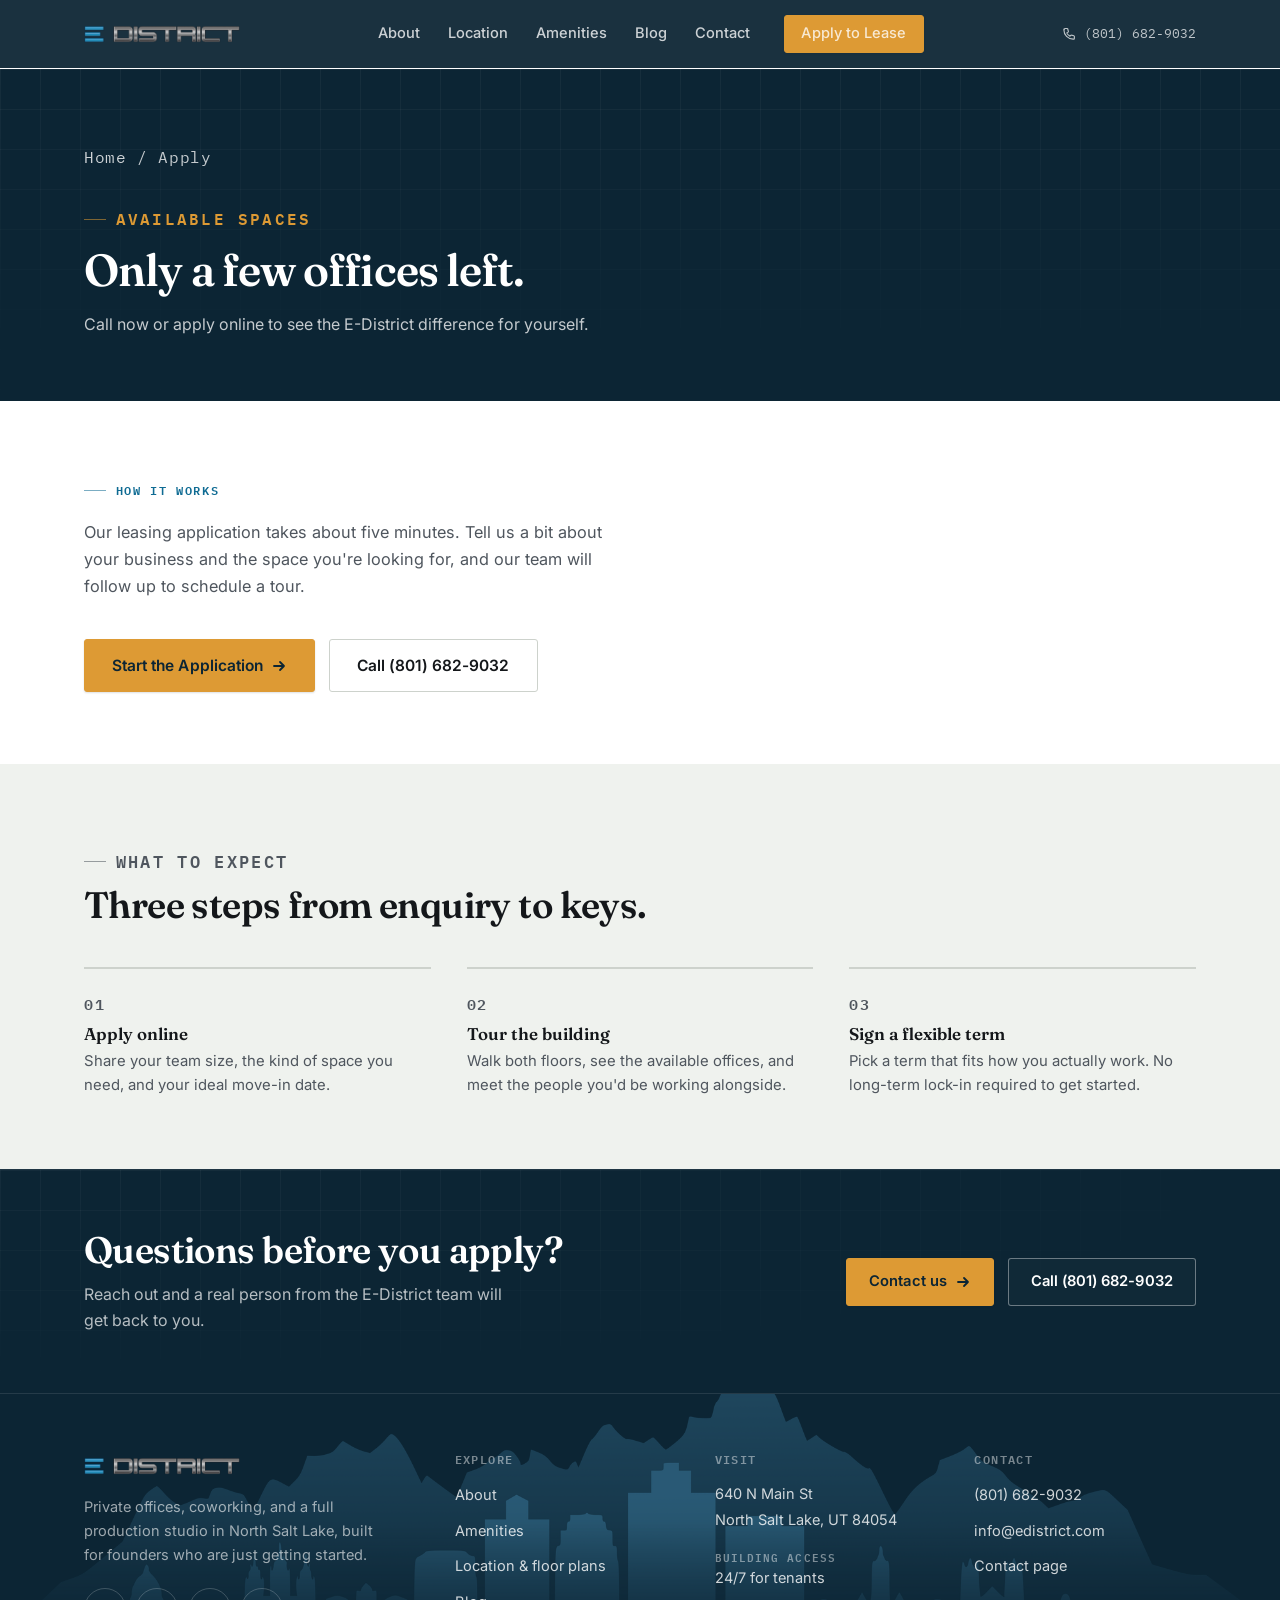
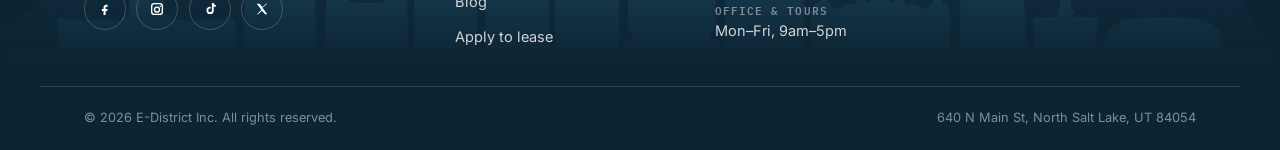
<file: spaces/index.html>
<!DOCTYPE html>
<html lang="en">
<head>
<meta charset="UTF-8">
  <meta name="viewport" content="width=device-width, initial-scale=1.0">
  <title>Apply for a Space | E-District</title>
  <meta name="description" content="Only a few offices left at E-District in North Salt Lake, UT. Start your leasing application online or call (801) 682-9032.">
  <link rel="canonical" href="https://edistrict.com/spaces/">
  <meta property="og:type" content="website">
  <meta property="og:site_name" content="E-District">
  <meta property="og:title" content="Apply for a Space | E-District">
  <meta property="og:description" content="Only a few offices left at E-District in North Salt Lake, UT. Start your leasing application online or call (801) 682-9032.">
  <meta property="og:url" content="https://edistrict.com/spaces/">
  <meta property="og:image" content="https://edistrict.com/assets/og-image.jpg">
  <meta name="twitter:card" content="summary_large_image">
  <meta name="twitter:title" content="Apply for a Space | E-District">
  <meta name="twitter:description" content="Only a few offices left at E-District in North Salt Lake, UT. Start your leasing application online or call (801) 682-9032.">
  <meta name="twitter:image" content="https://edistrict.com/assets/og-image.jpg">
  <link rel="icon" href="../assets/favicon.svg" type="image/svg+xml">
  <link rel="preconnect" href="https://fonts.googleapis.com">
  <link rel="preconnect" href="https://fonts.gstatic.com" crossorigin>
  <link rel="stylesheet" href="../css/styles.css">
  <script src="../js/analytics.js" defer></script>

</head>
<body>
  <a class="skip-link" href="#main">Skip to content</a>
  <header class="site-header">
    <div class="wrap nav">
      <a class="brand" href="../index.html">
        <img class="brand-logo" src="../assets/logo.png" alt="E-District" width="192" height="32">
      </a>
      <nav class="nav-links" id="nav-links" aria-label="Primary">
        <a href="../about/index.html">About</a>
        <a href="../map/index.html">Location</a>
        <a href="../amenities/index.html">Amenities</a>
        <a href="../blog/index.html">Blog</a>
        <a href="../contact/index.html">Contact</a>
        <a class="btn btn-sm btn-primary" href="https://7fvinr5e1xg.typeform.com/to/bxV5G1v6" target="_blank" rel="noopener noreferrer">Apply to Lease</a>
        <a class="nav-panel-phone" href="tel:+18016829032"><svg viewBox="0 0 24 24" fill="none" stroke="currentColor" stroke-width="1.8" stroke-linecap="round" stroke-linejoin="round" aria-hidden="true"><path d="M4 5c0-.6.4-1 1-1h3.2c.5 0 .9.3 1 .8l1 4a1 1 0 0 1-.3 1L7.6 11c1 2.3 2.9 4.2 5.2 5.2l1.2-1.3c.3-.3.7-.4 1-.3l4 1c.5.1.8.5.8 1V20c0 .6-.4 1-1 1h-1C9.6 21 3 14.4 3 6V5Z"/></svg>(801) 682-9032</a>
      </nav>
      <div class="nav-right">
        <a class="nav-phone" href="tel:+18016829032"><svg viewBox="0 0 24 24" fill="none" stroke="currentColor" stroke-width="1.8" stroke-linecap="round" stroke-linejoin="round" aria-hidden="true"><path d="M4 5c0-.6.4-1 1-1h3.2c.5 0 .9.3 1 .8l1 4a1 1 0 0 1-.3 1L7.6 11c1 2.3 2.9 4.2 5.2 5.2l1.2-1.3c.3-.3.7-.4 1-.3l4 1c.5.1.8.5.8 1V20c0 .6-.4 1-1 1h-1C9.6 21 3 14.4 3 6V5Z"/></svg>(801) 682-9032</a>
        <button class="nav-toggle" aria-expanded="false" aria-controls="nav-links" aria-label="Toggle menu">
          <span></span>
        </button>
      </div>
    </div>
  </header>
  <main id="main">
    <section class="page-hero">
      <div class="wrap page-hero-inner">
        <p class="breadcrumb"><a href="../index.html">Home</a> / Apply</p>
        <p class="spec">AVAILABLE SPACES</p>
        <h1 class="h1 h1-page">Only a few offices left.</h1>
        <p>Call now or apply online to see the E-District difference for yourself.</p>
      </div>
    </section>

    <section class="section">
      <div class="wrap">
        <div class="measure">
        <p class="spec">HOW IT WORKS</p>
        <p class="lede mt-md">Our leasing application takes about five minutes. Tell us a bit about your business and the space you're looking for, and our team will follow up to schedule a tour.</p>
        <div class="hero-ctas mt-lg">
          <a class="btn btn-lg btn-primary" href="https://7fvinr5e1xg.typeform.com/to/bxV5G1v6" target="_blank" rel="noopener noreferrer">Start the Application<svg viewBox="0 0 16 16" fill="none" stroke="currentColor" stroke-width="1.8" stroke-linecap="round" stroke-linejoin="round" aria-hidden="true"><path d="M3 8h10M9 4l4 4-4 4"/></svg></a>
          <a class="btn btn-lg btn-outline" href="tel:+18016829032">Call (801) 682-9032</a>
        </div>
        </div>
      </div>
    </section>

    <section class="section section-alt">
      <div class="wrap">
        <div class="section-head">
          <p class="spec">WHAT TO EXPECT</p>
          <h2 class="h2">Three steps from enquiry to keys.</h2>
        </div>
        <div class="step-list">
          <div class="step">
            <p class="step-num">01</p>
            <h3>Apply online</h3>
            <p>Share your team size, the kind of space you need, and your ideal move-in date.</p>
          </div>
          <div class="step">
            <p class="step-num">02</p>
            <h3>Tour the building</h3>
            <p>Walk both floors, see the available offices, and meet the people you'd be working alongside.</p>
          </div>
          <div class="step">
            <p class="step-num">03</p>
            <h3>Sign a flexible term</h3>
            <p>Pick a term that fits how you actually work. No long-term lock-in required to get started.</p>
          </div>
        </div>
      </div>
    </section>

    <section class="cta-band">
      <div class="wrap cta-band-inner">
        <div>
          <h2 class="h2">Questions before you apply?</h2>
          <p>Reach out and a real person from the E-District team will get back to you.</p>
        </div>
        <div class="cta-band-ctas">
          <a class="btn btn-primary" href="../contact/index.html">Contact us<svg viewBox="0 0 16 16" fill="none" stroke="currentColor" stroke-width="1.8" stroke-linecap="round" stroke-linejoin="round" aria-hidden="true"><path d="M3 8h10M9 4l4 4-4 4"/></svg></a>
          <a class="btn btn-outline-light" href="tel:+18016829032">Call (801) 682-9032</a>
        </div>
      </div>
    </section>

  </main>
  <footer class="site-footer">
    <img class="footer-skyline" src="../assets/skyline.png" alt="" loading="lazy" width="2000" height="877">
    <div class="wrap footer-main">
      <div class="footer-grid">
        <div class="footer-brand">
          <a class="brand" href="../index.html">
            <img class="brand-logo" src="../assets/logo.png" alt="E-District" width="192" height="32">
          </a>
          <p>Private offices, coworking, and a full production studio in North Salt Lake, built for founders who are just getting started.</p>
          <div class="footer-social">
          <a href="https://www.facebook.com/EDistrictUtah/" target="_blank" rel="noopener noreferrer" aria-label="E-District on Facebook"><svg viewBox="0 0 24 24"><path d="M14.5 8.5H16V5.7c-.3 0-1.2-.1-2.3-.1-2.3 0-3.9 1.4-3.9 4v2.4H7.3v3.1h2.5V21h3.2v-5.9h2.4l.4-3.1h-2.8V10c0-.9.2-1.5 1.5-1.5Z"/></svg></a>
          <a href="https://www.instagram.com/edistrictoffices" target="_blank" rel="noopener noreferrer" aria-label="E-District on Instagram"><svg viewBox="0 0 24 24"><path d="M8 3h8a5 5 0 0 1 5 5v8a5 5 0 0 1-5 5H8a5 5 0 0 1-5-5V8a5 5 0 0 1 5-5Zm0 2a3 3 0 0 0-3 3v8a3 3 0 0 0 3 3h8a3 3 0 0 0 3-3V8a3 3 0 0 0-3-3H8Zm4 3.3A4.7 4.7 0 1 1 7.3 13 4.7 4.7 0 0 1 12 8.3Zm0 2A2.7 2.7 0 1 0 14.7 13 2.7 2.7 0 0 0 12 10.3Zm5-3.6a1.1 1.1 0 1 1-1.1 1.1 1.1 1.1 0 0 1 1.1-1.1Z"/></svg></a>
          <a href="https://www.tiktok.com/@edistrictoffices" target="_blank" rel="noopener noreferrer" aria-label="E-District on Tiktok"><svg viewBox="0 0 24 24"><path d="M15 3h2.6c.2 1.6 1.4 2.9 3.1 3.2v2.6a6 6 0 0 1-3.1-.9v6.3a5.4 5.4 0 1 1-5.4-5.4c.2 0 .5 0 .7.1v2.7a2.7 2.7 0 1 0 1.9 2.6V3Z"/></svg></a>
          <a href="https://twitter.com/EdistrictUtah" target="_blank" rel="noopener noreferrer" aria-label="E-District on Twitter"><svg viewBox="0 0 24 24"><path d="m4 4 7 9.2L4.4 20H6l5.9-5.4L16.5 20H20l-7.4-9.7L19.6 4H18l-5.4 5-4.2-5H4Z"/></svg></a>
          </div>
        </div>
        <div class="footer-col">
          <h2>Explore</h2>
          <ul>
            <li><a href="../about/index.html">About</a></li>
            <li><a href="../amenities/index.html">Amenities</a></li>
            <li><a href="../map/index.html">Location &amp; floor plans</a></li>
            <li><a href="../blog/index.html">Blog</a></li>
            <li><a href="../spaces/index.html">Apply to lease</a></li>
          </ul>
        </div>
        <div class="footer-col">
          <h2>Visit</h2>
          <address>
            640 N Main St<br>
            North Salt Lake, UT 84054
          </address>
          <dl class="hours">
            <dt>Building access</dt><dd>24/7 for tenants</dd>
            <dt>Office &amp; tours</dt><dd>Mon–Fri, 9am–5pm</dd>
          </dl>
        </div>
        <div class="footer-col">
          <h2>Contact</h2>
          <ul>
            <li><a href="tel:+18016829032">(801) 682-9032</a></li>
            <li><a href="mailto:info@edistrict.com">info@edistrict.com</a></li>
            <li><a href="../contact/index.html">Contact page</a></li>
          </ul>
        </div>
      </div>
    </div>
    <div class="wrap footer-bottom">
      <span>&copy; <span data-year>2026</span> E-District Inc. All rights reserved.</span>
      <span>640 N Main St, North Salt Lake, UT 84054</span>
    </div>
  </footer>
  <script src="../js/main.js"></script>
</body>
</html>
</file>
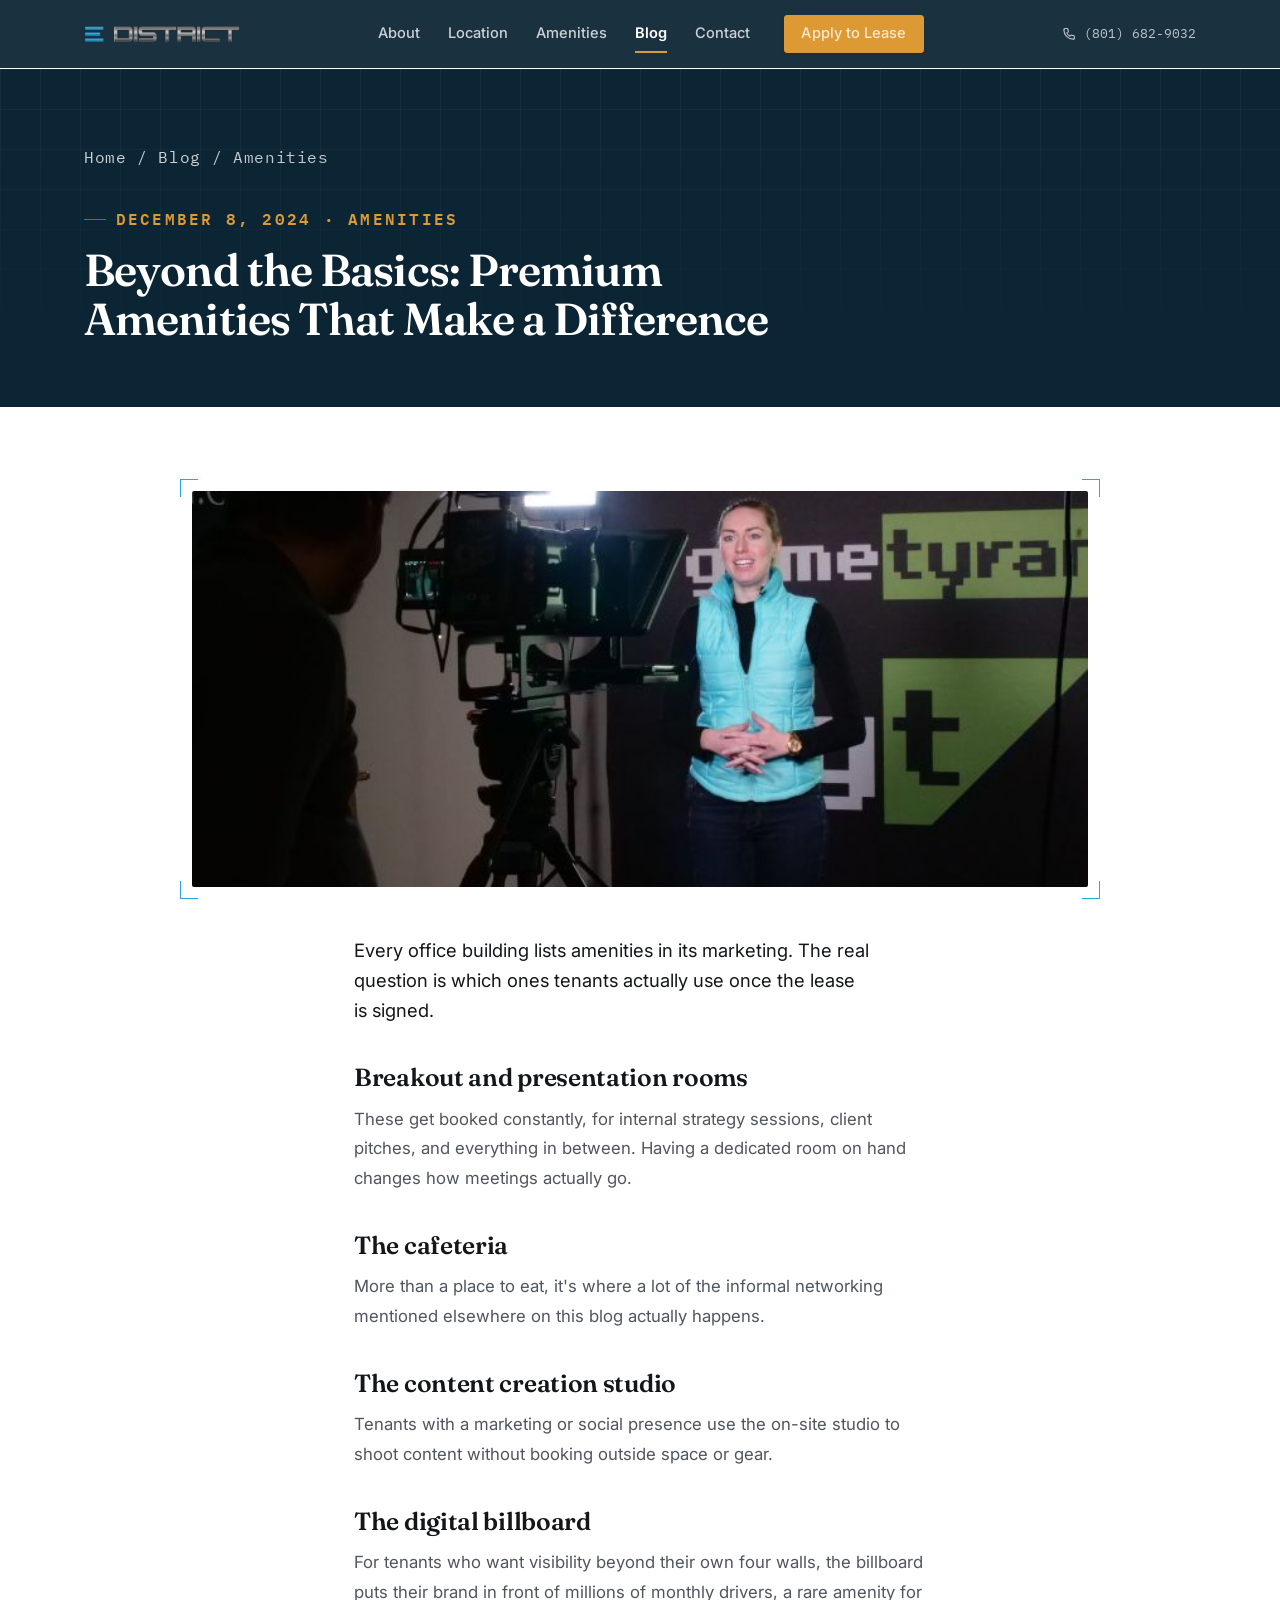
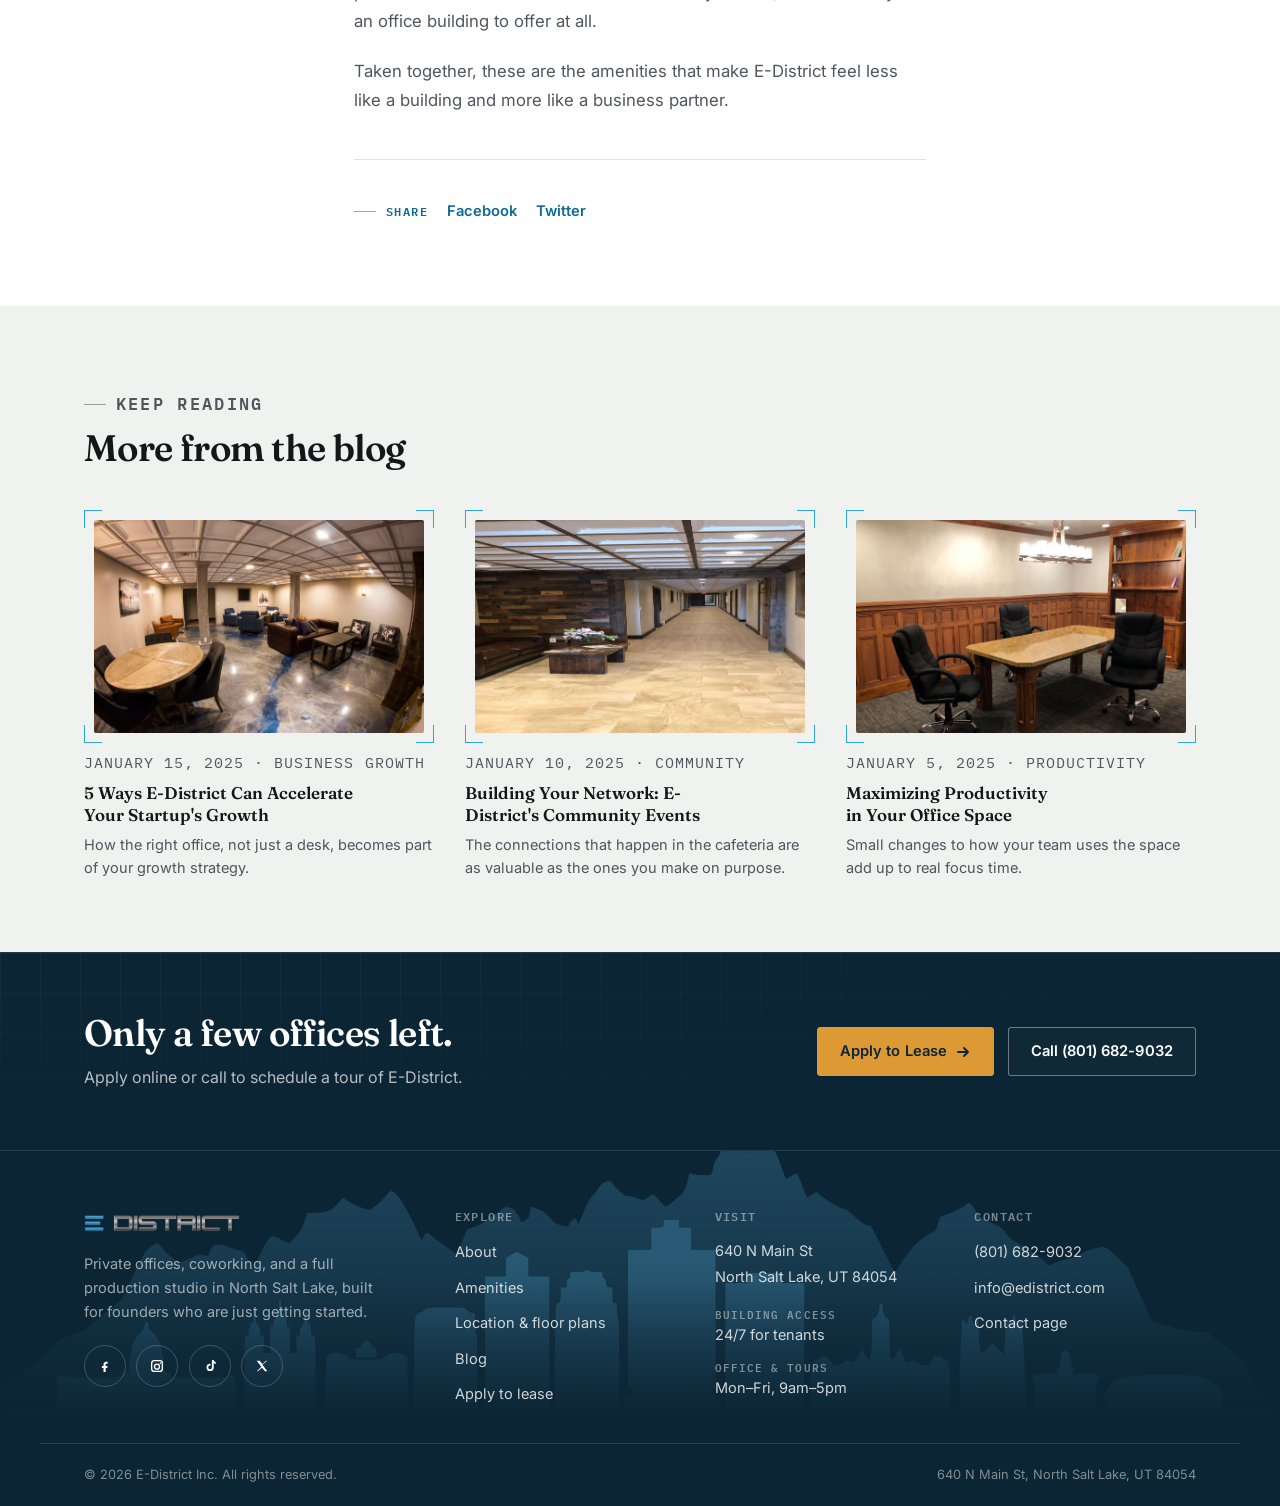
<file: blog/amenities/index.html>
<!DOCTYPE html>
<html lang="en">
<head>
<meta charset="UTF-8">
  <meta name="viewport" content="width=device-width, initial-scale=1.0">
  <title>Beyond the Basics: Premium Amenities That Make a Difference | E-District Blog</title>
  <meta name="description" content="The amenities tenants use every week, not just the ones on the tour.">
  <link rel="canonical" href="https://edistrict.com/blog/amenities/">
  <meta property="og:type" content="website">
  <meta property="og:site_name" content="E-District">
  <meta property="og:title" content="Beyond the Basics: Premium Amenities That Make a Difference | E-District Blog">
  <meta property="og:description" content="The amenities tenants use every week, not just the ones on the tour.">
  <meta property="og:url" content="https://edistrict.com/blog/amenities/">
  <meta property="og:image" content="https://edistrict.com/assets/og-image.jpg">
  <meta name="twitter:card" content="summary_large_image">
  <meta name="twitter:title" content="Beyond the Basics: Premium Amenities That Make a Difference | E-District Blog">
  <meta name="twitter:description" content="The amenities tenants use every week, not just the ones on the tour.">
  <meta name="twitter:image" content="https://edistrict.com/assets/og-image.jpg">
  <link rel="icon" href="../../assets/favicon.svg" type="image/svg+xml">
  <link rel="preconnect" href="https://fonts.googleapis.com">
  <link rel="preconnect" href="https://fonts.gstatic.com" crossorigin>
  <link rel="stylesheet" href="../../css/styles.css">
  <script src="../../js/analytics.js" defer></script>

</head>
<body>
  <a class="skip-link" href="#main">Skip to content</a>
  <header class="site-header">
    <div class="wrap nav">
      <a class="brand" href="../../index.html">
        <img class="brand-logo" src="../../assets/logo.png" alt="E-District" width="192" height="32">
      </a>
      <nav class="nav-links" id="nav-links" aria-label="Primary">
        <a href="../../about/index.html">About</a>
        <a href="../../map/index.html">Location</a>
        <a href="../../amenities/index.html">Amenities</a>
        <a href="../../blog/index.html" aria-current="page">Blog</a>
        <a href="../../contact/index.html">Contact</a>
        <a class="btn btn-sm btn-primary" href="https://7fvinr5e1xg.typeform.com/to/bxV5G1v6" target="_blank" rel="noopener noreferrer">Apply to Lease</a>
        <a class="nav-panel-phone" href="tel:+18016829032"><svg viewBox="0 0 24 24" fill="none" stroke="currentColor" stroke-width="1.8" stroke-linecap="round" stroke-linejoin="round" aria-hidden="true"><path d="M4 5c0-.6.4-1 1-1h3.2c.5 0 .9.3 1 .8l1 4a1 1 0 0 1-.3 1L7.6 11c1 2.3 2.9 4.2 5.2 5.2l1.2-1.3c.3-.3.7-.4 1-.3l4 1c.5.1.8.5.8 1V20c0 .6-.4 1-1 1h-1C9.6 21 3 14.4 3 6V5Z"/></svg>(801) 682-9032</a>
      </nav>
      <div class="nav-right">
        <a class="nav-phone" href="tel:+18016829032"><svg viewBox="0 0 24 24" fill="none" stroke="currentColor" stroke-width="1.8" stroke-linecap="round" stroke-linejoin="round" aria-hidden="true"><path d="M4 5c0-.6.4-1 1-1h3.2c.5 0 .9.3 1 .8l1 4a1 1 0 0 1-.3 1L7.6 11c1 2.3 2.9 4.2 5.2 5.2l1.2-1.3c.3-.3.7-.4 1-.3l4 1c.5.1.8.5.8 1V20c0 .6-.4 1-1 1h-1C9.6 21 3 14.4 3 6V5Z"/></svg>(801) 682-9032</a>
        <button class="nav-toggle" aria-expanded="false" aria-controls="nav-links" aria-label="Toggle menu">
          <span></span>
        </button>
      </div>
    </div>
  </header>
  <main id="main">
    <section class="page-hero">
      <div class="wrap page-hero-inner">
        <p class="breadcrumb"><a href="../../index.html">Home</a> / <a href="../../blog/index.html">Blog</a> / Amenities</p>
        <p class="spec">DECEMBER 8, 2024 &middot; AMENITIES</p>
        <h1 class="h1 h1-page">Beyond the Basics: Premium Amenities That Make a Difference</h1>
      </div>
    </section>

    <section class="section">
      <div class="wrap post-body">
        <div class="frame post-hero-img"><div class="frame-c2"></div><img src="../../assets/amenities-img/content-creation.jpg" alt="Beyond the Basics: Premium Amenities That Make a Difference" loading="lazy" width="711" height="490"></div>
        
        <p>Every office building lists amenities in its marketing. The real question is which ones tenants actually use once the lease is signed.</p>
        <h2>Breakout and presentation rooms</h2>
        <p>These get booked constantly, for internal strategy sessions, client pitches, and everything in between. Having a dedicated room on hand changes how meetings actually go.</p>
        <h2>The cafeteria</h2>
        <p>More than a place to eat, it's where a lot of the informal networking mentioned elsewhere on this blog actually happens.</p>
        <h2>The content creation studio</h2>
        <p>Tenants with a marketing or social presence use the on-site studio to shoot content without booking outside space or gear.</p>
        <h2>The digital billboard</h2>
        <p>For tenants who want visibility beyond their own four walls, the billboard puts their brand in front of millions of monthly drivers, a rare amenity for an office building to offer at all.</p>
        <p>Taken together, these are the amenities that make E-District feel less like a building and more like a business partner.</p>
        
        <div class="post-share">
          <span class="spec">SHARE</span>
          <a class="btn btn-ghost" href="https://www.facebook.com/EDistrictUtah/" target="_blank" rel="noopener noreferrer">Facebook</a>
          <a class="btn btn-ghost" href="https://twitter.com/EdistrictUtah" target="_blank" rel="noopener noreferrer">Twitter</a>
        </div>
      </div>
    </section>

    <section class="section section-alt">
      <div class="wrap">
        <div class="section-head">
          <p class="spec">KEEP READING</p>
          <h2 class="h2">More from the blog</h2>
        </div>
        <div class="post-grid">
        <div><a class="post-card" href="../../blog/startup-growth/index.html" data-category="business-growth">
          <div class="frame"><div class="frame-c2"></div><img src="../../assets/amenities-img/lobby.jpg" alt="5 Ways E-District Can Accelerate Your Startup's Growth" loading="lazy" width="711" height="490"></div>
          <p class="post-meta">January 15, 2025 &middot; Business Growth</p>
          <h3>5 Ways E-District Can Accelerate Your Startup's Growth</h3>
          <p>How the right office, not just a desk, becomes part of your growth strategy.</p>
        </a></div>
        <div><a class="post-card" href="../../blog/community-events/index.html" data-category="community">
          <div class="frame"><div class="frame-c2"></div><img src="../../assets/amenities-img/lunchroom.jpg" alt="Building Your Network: E-District's Community Events" loading="lazy" width="711" height="490"></div>
          <p class="post-meta">January 10, 2025 &middot; Community</p>
          <h3>Building Your Network: E-District's Community Events</h3>
          <p>The connections that happen in the cafeteria are as valuable as the ones you make on purpose.</p>
        </a></div>
        <div><a class="post-card" href="../../blog/productivity/index.html" data-category="productivity">
          <div class="frame"><div class="frame-c2"></div><img src="../../assets/amenities-img/presentation-rooms.jpg" alt="Maximizing Productivity in Your Office Space" loading="lazy" width="711" height="490"></div>
          <p class="post-meta">January 5, 2025 &middot; Productivity</p>
          <h3>Maximizing Productivity in Your Office Space</h3>
          <p>Small changes to how your team uses the space add up to real focus time.</p>
        </a></div>
        </div>
      </div>
    </section>

    <section class="cta-band">
      <div class="wrap cta-band-inner">
        <div>
          <h2 class="h2">Only a few offices left.</h2>
          <p>Apply online or call to schedule a tour of E-District.</p>
        </div>
        <div class="cta-band-ctas">
          <a class="btn btn-primary" href="https://7fvinr5e1xg.typeform.com/to/bxV5G1v6" target="_blank" rel="noopener noreferrer">Apply to Lease<svg viewBox="0 0 16 16" fill="none" stroke="currentColor" stroke-width="1.8" stroke-linecap="round" stroke-linejoin="round" aria-hidden="true"><path d="M3 8h10M9 4l4 4-4 4"/></svg></a>
          <a class="btn btn-outline-light" href="tel:+18016829032">Call (801) 682-9032</a>
        </div>
      </div>
    </section>

  </main>
  <footer class="site-footer">
    <img class="footer-skyline" src="../../assets/skyline.png" alt="" loading="lazy" width="2000" height="877">
    <div class="wrap footer-main">
      <div class="footer-grid">
        <div class="footer-brand">
          <a class="brand" href="../../index.html">
            <img class="brand-logo" src="../../assets/logo.png" alt="E-District" width="192" height="32">
          </a>
          <p>Private offices, coworking, and a full production studio in North Salt Lake, built for founders who are just getting started.</p>
          <div class="footer-social">
          <a href="https://www.facebook.com/EDistrictUtah/" target="_blank" rel="noopener noreferrer" aria-label="E-District on Facebook"><svg viewBox="0 0 24 24"><path d="M14.5 8.5H16V5.7c-.3 0-1.2-.1-2.3-.1-2.3 0-3.9 1.4-3.9 4v2.4H7.3v3.1h2.5V21h3.2v-5.9h2.4l.4-3.1h-2.8V10c0-.9.2-1.5 1.5-1.5Z"/></svg></a>
          <a href="https://www.instagram.com/edistrictoffices" target="_blank" rel="noopener noreferrer" aria-label="E-District on Instagram"><svg viewBox="0 0 24 24"><path d="M8 3h8a5 5 0 0 1 5 5v8a5 5 0 0 1-5 5H8a5 5 0 0 1-5-5V8a5 5 0 0 1 5-5Zm0 2a3 3 0 0 0-3 3v8a3 3 0 0 0 3 3h8a3 3 0 0 0 3-3V8a3 3 0 0 0-3-3H8Zm4 3.3A4.7 4.7 0 1 1 7.3 13 4.7 4.7 0 0 1 12 8.3Zm0 2A2.7 2.7 0 1 0 14.7 13 2.7 2.7 0 0 0 12 10.3Zm5-3.6a1.1 1.1 0 1 1-1.1 1.1 1.1 1.1 0 0 1 1.1-1.1Z"/></svg></a>
          <a href="https://www.tiktok.com/@edistrictoffices" target="_blank" rel="noopener noreferrer" aria-label="E-District on Tiktok"><svg viewBox="0 0 24 24"><path d="M15 3h2.6c.2 1.6 1.4 2.9 3.1 3.2v2.6a6 6 0 0 1-3.1-.9v6.3a5.4 5.4 0 1 1-5.4-5.4c.2 0 .5 0 .7.1v2.7a2.7 2.7 0 1 0 1.9 2.6V3Z"/></svg></a>
          <a href="https://twitter.com/EdistrictUtah" target="_blank" rel="noopener noreferrer" aria-label="E-District on Twitter"><svg viewBox="0 0 24 24"><path d="m4 4 7 9.2L4.4 20H6l5.9-5.4L16.5 20H20l-7.4-9.7L19.6 4H18l-5.4 5-4.2-5H4Z"/></svg></a>
          </div>
        </div>
        <div class="footer-col">
          <h2>Explore</h2>
          <ul>
            <li><a href="../../about/index.html">About</a></li>
            <li><a href="../../amenities/index.html">Amenities</a></li>
            <li><a href="../../map/index.html">Location &amp; floor plans</a></li>
            <li><a href="../../blog/index.html">Blog</a></li>
            <li><a href="../../spaces/index.html">Apply to lease</a></li>
          </ul>
        </div>
        <div class="footer-col">
          <h2>Visit</h2>
          <address>
            640 N Main St<br>
            North Salt Lake, UT 84054
          </address>
          <dl class="hours">
            <dt>Building access</dt><dd>24/7 for tenants</dd>
            <dt>Office &amp; tours</dt><dd>Mon–Fri, 9am–5pm</dd>
          </dl>
        </div>
        <div class="footer-col">
          <h2>Contact</h2>
          <ul>
            <li><a href="tel:+18016829032">(801) 682-9032</a></li>
            <li><a href="mailto:info@edistrict.com">info@edistrict.com</a></li>
            <li><a href="../../contact/index.html">Contact page</a></li>
          </ul>
        </div>
      </div>
    </div>
    <div class="wrap footer-bottom">
      <span>&copy; <span data-year>2026</span> E-District Inc. All rights reserved.</span>
      <span>640 N Main St, North Salt Lake, UT 84054</span>
    </div>
  </footer>
  <script src="../../js/main.js"></script>
</body>
</html>
</file>
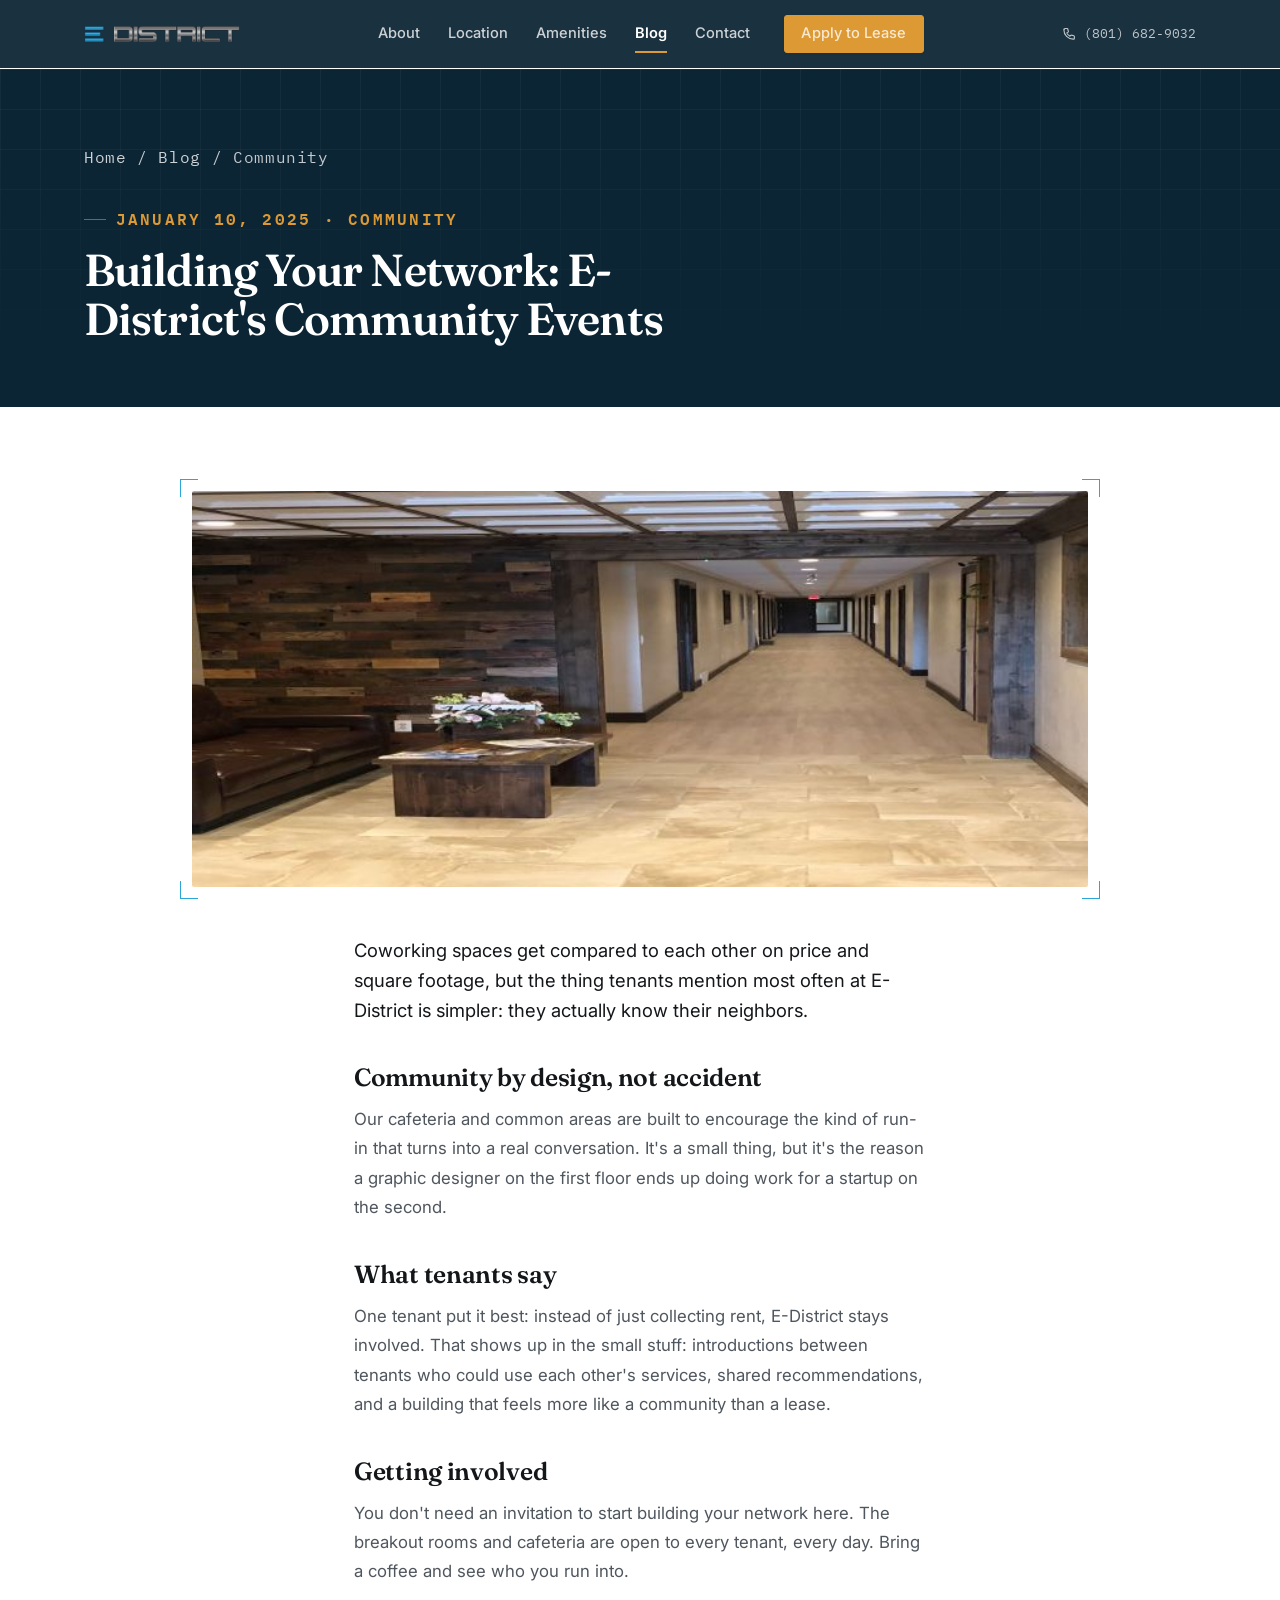
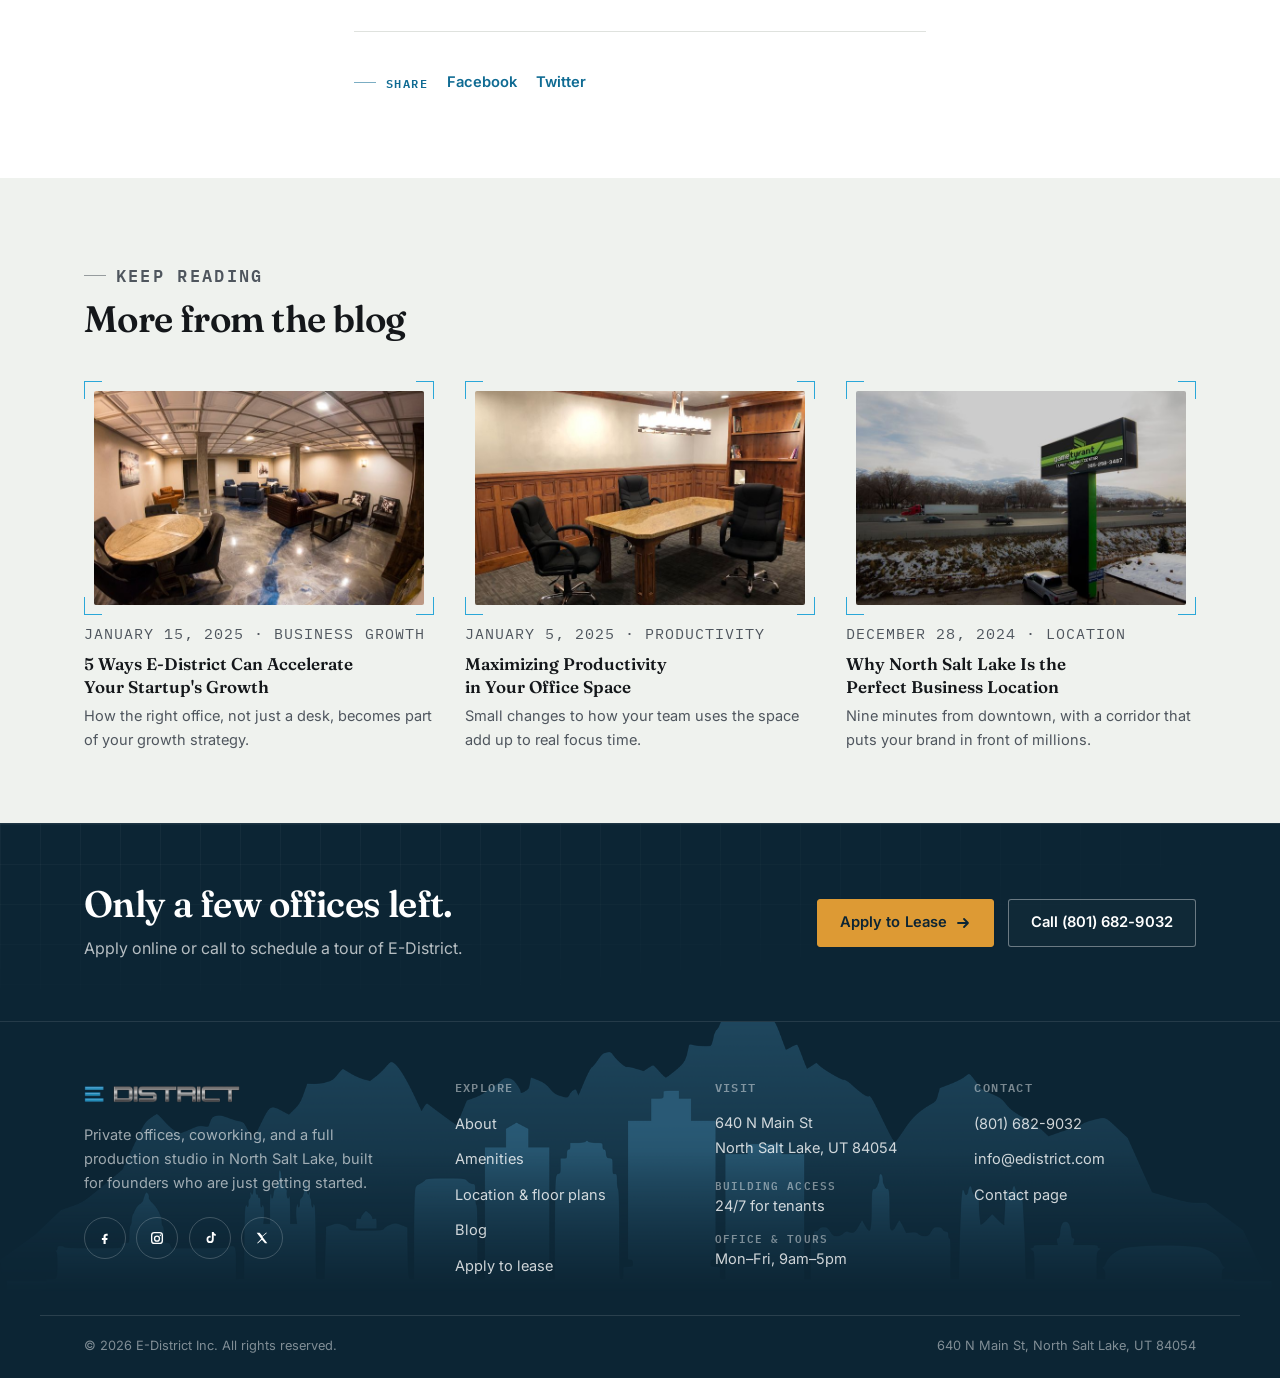
<file: blog/community-events/index.html>
<!DOCTYPE html>
<html lang="en">
<head>
<meta charset="UTF-8">
  <meta name="viewport" content="width=device-width, initial-scale=1.0">
  <title>Building Your Network: E-District's Community Events | E-District Blog</title>
  <meta name="description" content="The connections that happen in the cafeteria are as valuable as the ones you make on purpose.">
  <link rel="canonical" href="https://edistrict.com/blog/community-events/">
  <meta property="og:type" content="website">
  <meta property="og:site_name" content="E-District">
  <meta property="og:title" content="Building Your Network: E-District's Community Events | E-District Blog">
  <meta property="og:description" content="The connections that happen in the cafeteria are as valuable as the ones you make on purpose.">
  <meta property="og:url" content="https://edistrict.com/blog/community-events/">
  <meta property="og:image" content="https://edistrict.com/assets/og-image.jpg">
  <meta name="twitter:card" content="summary_large_image">
  <meta name="twitter:title" content="Building Your Network: E-District's Community Events | E-District Blog">
  <meta name="twitter:description" content="The connections that happen in the cafeteria are as valuable as the ones you make on purpose.">
  <meta name="twitter:image" content="https://edistrict.com/assets/og-image.jpg">
  <link rel="icon" href="../../assets/favicon.svg" type="image/svg+xml">
  <link rel="preconnect" href="https://fonts.googleapis.com">
  <link rel="preconnect" href="https://fonts.gstatic.com" crossorigin>
  <link rel="stylesheet" href="../../css/styles.css">
  <script src="../../js/analytics.js" defer></script>

</head>
<body>
  <a class="skip-link" href="#main">Skip to content</a>
  <header class="site-header">
    <div class="wrap nav">
      <a class="brand" href="../../index.html">
        <img class="brand-logo" src="../../assets/logo.png" alt="E-District" width="192" height="32">
      </a>
      <nav class="nav-links" id="nav-links" aria-label="Primary">
        <a href="../../about/index.html">About</a>
        <a href="../../map/index.html">Location</a>
        <a href="../../amenities/index.html">Amenities</a>
        <a href="../../blog/index.html" aria-current="page">Blog</a>
        <a href="../../contact/index.html">Contact</a>
        <a class="btn btn-sm btn-primary" href="https://7fvinr5e1xg.typeform.com/to/bxV5G1v6" target="_blank" rel="noopener noreferrer">Apply to Lease</a>
        <a class="nav-panel-phone" href="tel:+18016829032"><svg viewBox="0 0 24 24" fill="none" stroke="currentColor" stroke-width="1.8" stroke-linecap="round" stroke-linejoin="round" aria-hidden="true"><path d="M4 5c0-.6.4-1 1-1h3.2c.5 0 .9.3 1 .8l1 4a1 1 0 0 1-.3 1L7.6 11c1 2.3 2.9 4.2 5.2 5.2l1.2-1.3c.3-.3.7-.4 1-.3l4 1c.5.1.8.5.8 1V20c0 .6-.4 1-1 1h-1C9.6 21 3 14.4 3 6V5Z"/></svg>(801) 682-9032</a>
      </nav>
      <div class="nav-right">
        <a class="nav-phone" href="tel:+18016829032"><svg viewBox="0 0 24 24" fill="none" stroke="currentColor" stroke-width="1.8" stroke-linecap="round" stroke-linejoin="round" aria-hidden="true"><path d="M4 5c0-.6.4-1 1-1h3.2c.5 0 .9.3 1 .8l1 4a1 1 0 0 1-.3 1L7.6 11c1 2.3 2.9 4.2 5.2 5.2l1.2-1.3c.3-.3.7-.4 1-.3l4 1c.5.1.8.5.8 1V20c0 .6-.4 1-1 1h-1C9.6 21 3 14.4 3 6V5Z"/></svg>(801) 682-9032</a>
        <button class="nav-toggle" aria-expanded="false" aria-controls="nav-links" aria-label="Toggle menu">
          <span></span>
        </button>
      </div>
    </div>
  </header>
  <main id="main">
    <section class="page-hero">
      <div class="wrap page-hero-inner">
        <p class="breadcrumb"><a href="../../index.html">Home</a> / <a href="../../blog/index.html">Blog</a> / Community</p>
        <p class="spec">JANUARY 10, 2025 &middot; COMMUNITY</p>
        <h1 class="h1 h1-page">Building Your Network: E-District's Community Events</h1>
      </div>
    </section>

    <section class="section">
      <div class="wrap post-body">
        <div class="frame post-hero-img"><div class="frame-c2"></div><img src="../../assets/amenities-img/lunchroom.jpg" alt="Building Your Network: E-District's Community Events" loading="lazy" width="711" height="490"></div>
        
        <p>Coworking spaces get compared to each other on price and square footage, but the thing tenants mention most often at E-District is simpler: they actually know their neighbors.</p>
        <h2>Community by design, not accident</h2>
        <p>Our cafeteria and common areas are built to encourage the kind of run-in that turns into a real conversation. It's a small thing, but it's the reason a graphic designer on the first floor ends up doing work for a startup on the second.</p>
        <h2>What tenants say</h2>
        <p>One tenant put it best: instead of just collecting rent, E-District stays involved. That shows up in the small stuff: introductions between tenants who could use each other's services, shared recommendations, and a building that feels more like a community than a lease.</p>
        <h2>Getting involved</h2>
        <p>You don't need an invitation to start building your network here. The breakout rooms and cafeteria are open to every tenant, every day. Bring a coffee and see who you run into.</p>
        
        <div class="post-share">
          <span class="spec">SHARE</span>
          <a class="btn btn-ghost" href="https://www.facebook.com/EDistrictUtah/" target="_blank" rel="noopener noreferrer">Facebook</a>
          <a class="btn btn-ghost" href="https://twitter.com/EdistrictUtah" target="_blank" rel="noopener noreferrer">Twitter</a>
        </div>
      </div>
    </section>

    <section class="section section-alt">
      <div class="wrap">
        <div class="section-head">
          <p class="spec">KEEP READING</p>
          <h2 class="h2">More from the blog</h2>
        </div>
        <div class="post-grid">
        <div><a class="post-card" href="../../blog/startup-growth/index.html" data-category="business-growth">
          <div class="frame"><div class="frame-c2"></div><img src="../../assets/amenities-img/lobby.jpg" alt="5 Ways E-District Can Accelerate Your Startup's Growth" loading="lazy" width="711" height="490"></div>
          <p class="post-meta">January 15, 2025 &middot; Business Growth</p>
          <h3>5 Ways E-District Can Accelerate Your Startup's Growth</h3>
          <p>How the right office, not just a desk, becomes part of your growth strategy.</p>
        </a></div>
        <div><a class="post-card" href="../../blog/productivity/index.html" data-category="productivity">
          <div class="frame"><div class="frame-c2"></div><img src="../../assets/amenities-img/presentation-rooms.jpg" alt="Maximizing Productivity in Your Office Space" loading="lazy" width="711" height="490"></div>
          <p class="post-meta">January 5, 2025 &middot; Productivity</p>
          <h3>Maximizing Productivity in Your Office Space</h3>
          <p>Small changes to how your team uses the space add up to real focus time.</p>
        </a></div>
        <div><a class="post-card" href="../../blog/location/index.html" data-category="location">
          <div class="frame"><div class="frame-c2"></div><img src="../../assets/amenities-img/digital-billboard.jpg" alt="Why North Salt Lake Is the Perfect Business Location" loading="lazy" width="711" height="490"></div>
          <p class="post-meta">December 28, 2024 &middot; Location</p>
          <h3>Why North Salt Lake Is the Perfect Business Location</h3>
          <p>Nine minutes from downtown, with a corridor that puts your brand in front of millions.</p>
        </a></div>
        </div>
      </div>
    </section>

    <section class="cta-band">
      <div class="wrap cta-band-inner">
        <div>
          <h2 class="h2">Only a few offices left.</h2>
          <p>Apply online or call to schedule a tour of E-District.</p>
        </div>
        <div class="cta-band-ctas">
          <a class="btn btn-primary" href="https://7fvinr5e1xg.typeform.com/to/bxV5G1v6" target="_blank" rel="noopener noreferrer">Apply to Lease<svg viewBox="0 0 16 16" fill="none" stroke="currentColor" stroke-width="1.8" stroke-linecap="round" stroke-linejoin="round" aria-hidden="true"><path d="M3 8h10M9 4l4 4-4 4"/></svg></a>
          <a class="btn btn-outline-light" href="tel:+18016829032">Call (801) 682-9032</a>
        </div>
      </div>
    </section>

  </main>
  <footer class="site-footer">
    <img class="footer-skyline" src="../../assets/skyline.png" alt="" loading="lazy" width="2000" height="877">
    <div class="wrap footer-main">
      <div class="footer-grid">
        <div class="footer-brand">
          <a class="brand" href="../../index.html">
            <img class="brand-logo" src="../../assets/logo.png" alt="E-District" width="192" height="32">
          </a>
          <p>Private offices, coworking, and a full production studio in North Salt Lake, built for founders who are just getting started.</p>
          <div class="footer-social">
          <a href="https://www.facebook.com/EDistrictUtah/" target="_blank" rel="noopener noreferrer" aria-label="E-District on Facebook"><svg viewBox="0 0 24 24"><path d="M14.5 8.5H16V5.7c-.3 0-1.2-.1-2.3-.1-2.3 0-3.9 1.4-3.9 4v2.4H7.3v3.1h2.5V21h3.2v-5.9h2.4l.4-3.1h-2.8V10c0-.9.2-1.5 1.5-1.5Z"/></svg></a>
          <a href="https://www.instagram.com/edistrictoffices" target="_blank" rel="noopener noreferrer" aria-label="E-District on Instagram"><svg viewBox="0 0 24 24"><path d="M8 3h8a5 5 0 0 1 5 5v8a5 5 0 0 1-5 5H8a5 5 0 0 1-5-5V8a5 5 0 0 1 5-5Zm0 2a3 3 0 0 0-3 3v8a3 3 0 0 0 3 3h8a3 3 0 0 0 3-3V8a3 3 0 0 0-3-3H8Zm4 3.3A4.7 4.7 0 1 1 7.3 13 4.7 4.7 0 0 1 12 8.3Zm0 2A2.7 2.7 0 1 0 14.7 13 2.7 2.7 0 0 0 12 10.3Zm5-3.6a1.1 1.1 0 1 1-1.1 1.1 1.1 1.1 0 0 1 1.1-1.1Z"/></svg></a>
          <a href="https://www.tiktok.com/@edistrictoffices" target="_blank" rel="noopener noreferrer" aria-label="E-District on Tiktok"><svg viewBox="0 0 24 24"><path d="M15 3h2.6c.2 1.6 1.4 2.9 3.1 3.2v2.6a6 6 0 0 1-3.1-.9v6.3a5.4 5.4 0 1 1-5.4-5.4c.2 0 .5 0 .7.1v2.7a2.7 2.7 0 1 0 1.9 2.6V3Z"/></svg></a>
          <a href="https://twitter.com/EdistrictUtah" target="_blank" rel="noopener noreferrer" aria-label="E-District on Twitter"><svg viewBox="0 0 24 24"><path d="m4 4 7 9.2L4.4 20H6l5.9-5.4L16.5 20H20l-7.4-9.7L19.6 4H18l-5.4 5-4.2-5H4Z"/></svg></a>
          </div>
        </div>
        <div class="footer-col">
          <h2>Explore</h2>
          <ul>
            <li><a href="../../about/index.html">About</a></li>
            <li><a href="../../amenities/index.html">Amenities</a></li>
            <li><a href="../../map/index.html">Location &amp; floor plans</a></li>
            <li><a href="../../blog/index.html">Blog</a></li>
            <li><a href="../../spaces/index.html">Apply to lease</a></li>
          </ul>
        </div>
        <div class="footer-col">
          <h2>Visit</h2>
          <address>
            640 N Main St<br>
            North Salt Lake, UT 84054
          </address>
          <dl class="hours">
            <dt>Building access</dt><dd>24/7 for tenants</dd>
            <dt>Office &amp; tours</dt><dd>Mon–Fri, 9am–5pm</dd>
          </dl>
        </div>
        <div class="footer-col">
          <h2>Contact</h2>
          <ul>
            <li><a href="tel:+18016829032">(801) 682-9032</a></li>
            <li><a href="mailto:info@edistrict.com">info@edistrict.com</a></li>
            <li><a href="../../contact/index.html">Contact page</a></li>
          </ul>
        </div>
      </div>
    </div>
    <div class="wrap footer-bottom">
      <span>&copy; <span data-year>2026</span> E-District Inc. All rights reserved.</span>
      <span>640 N Main St, North Salt Lake, UT 84054</span>
    </div>
  </footer>
  <script src="../../js/main.js"></script>
</body>
</html>
</file>
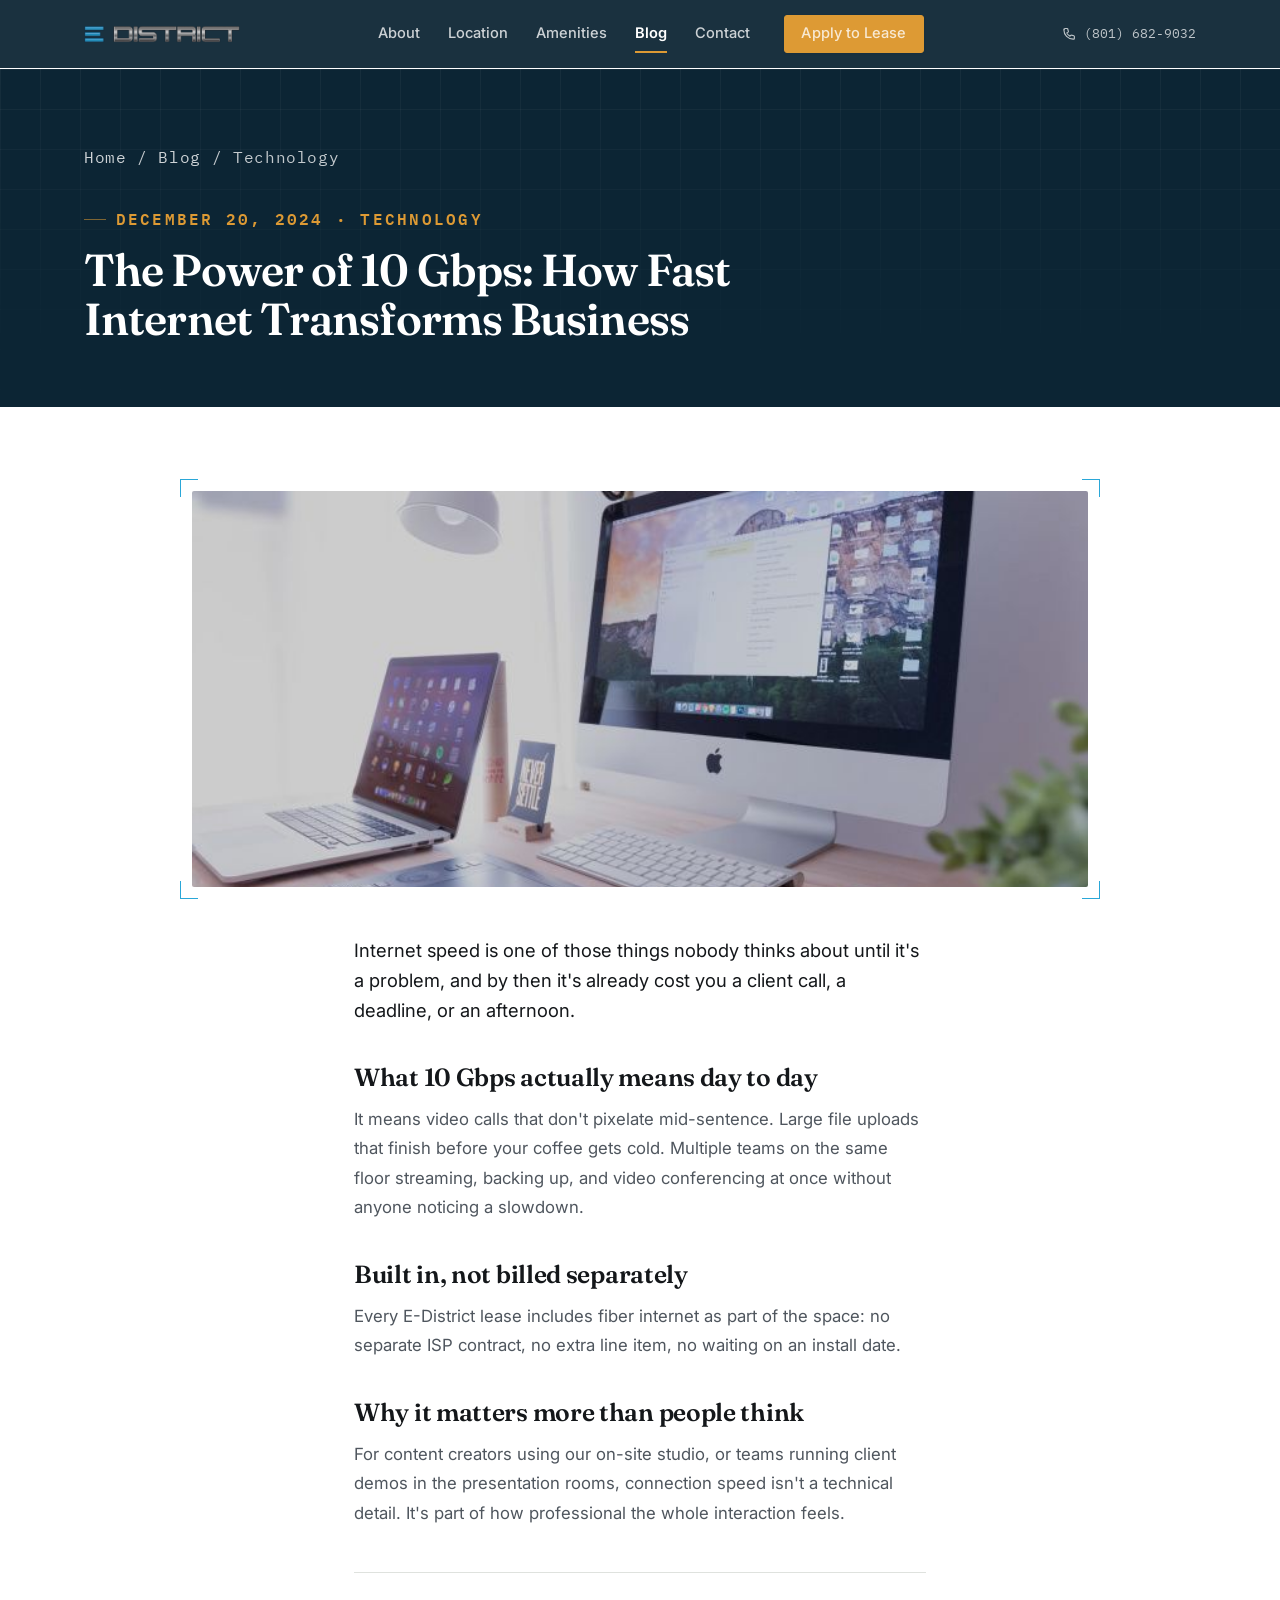
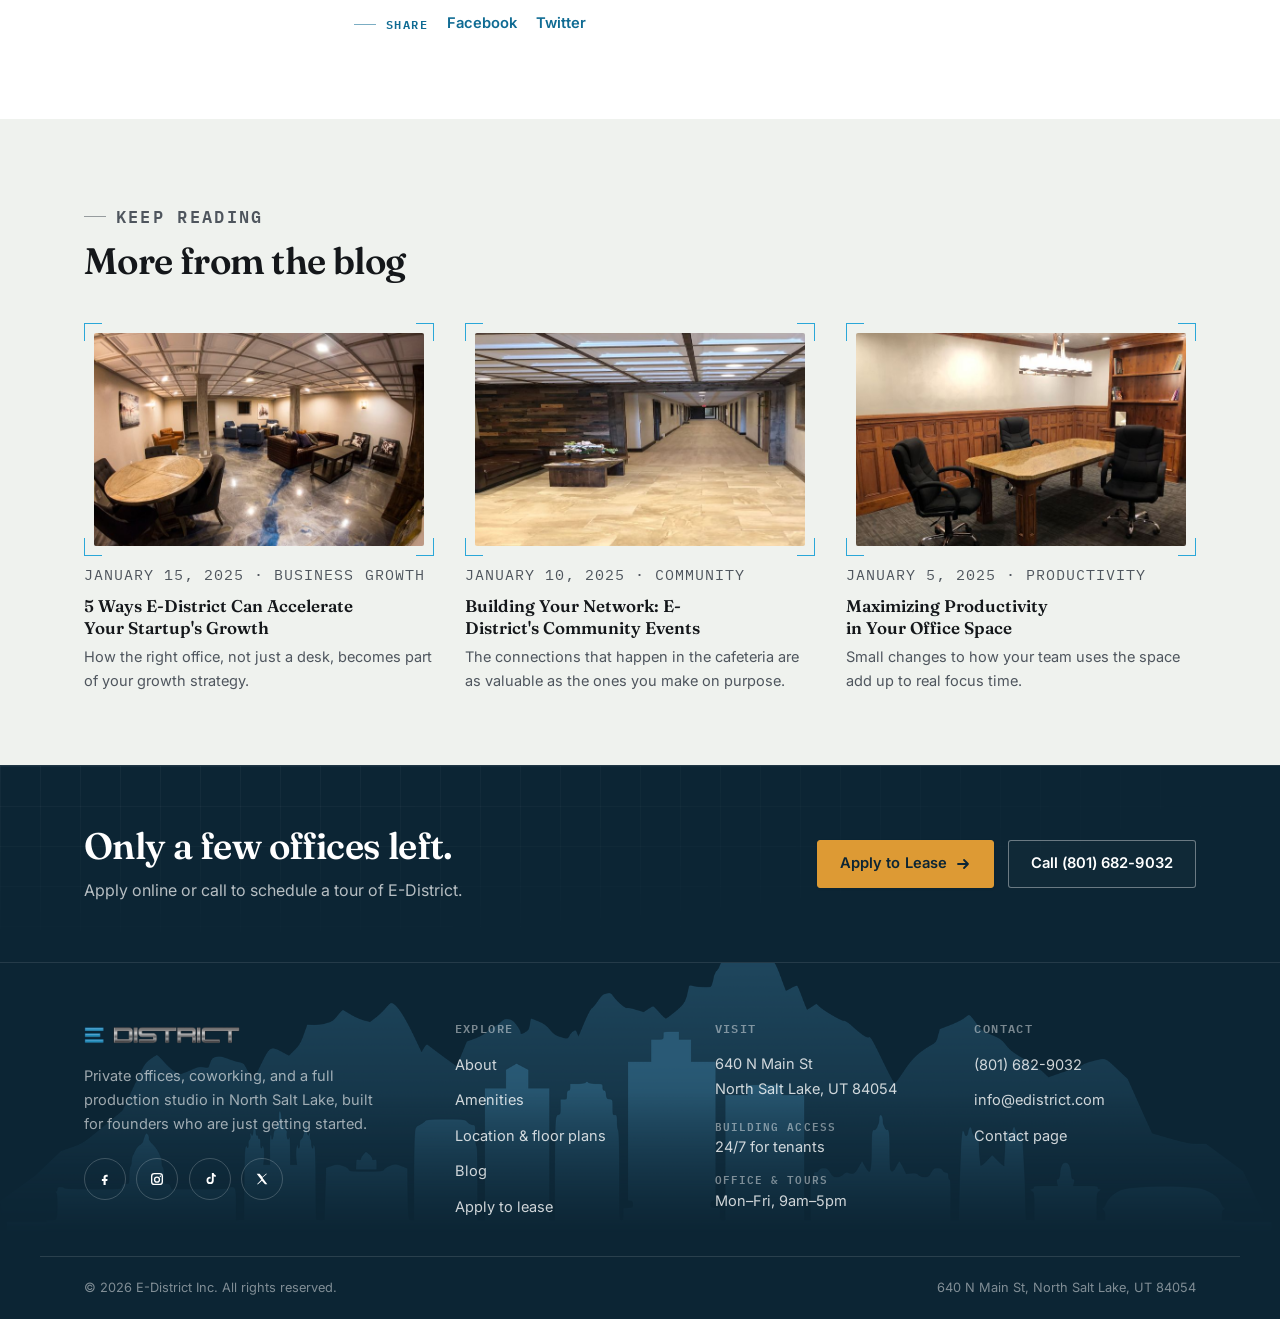
<file: blog/fiber-internet/index.html>
<!DOCTYPE html>
<html lang="en">
<head>
<meta charset="UTF-8">
  <meta name="viewport" content="width=device-width, initial-scale=1.0">
  <title>The Power of 10 Gbps: How Fast Internet Transforms Business | E-District Blog</title>
  <meta name="description" content="What enterprise-grade fiber actually changes about a normal workday.">
  <link rel="canonical" href="https://edistrict.com/blog/fiber-internet/">
  <meta property="og:type" content="website">
  <meta property="og:site_name" content="E-District">
  <meta property="og:title" content="The Power of 10 Gbps: How Fast Internet Transforms Business | E-District Blog">
  <meta property="og:description" content="What enterprise-grade fiber actually changes about a normal workday.">
  <meta property="og:url" content="https://edistrict.com/blog/fiber-internet/">
  <meta property="og:image" content="https://edistrict.com/assets/og-image.jpg">
  <meta name="twitter:card" content="summary_large_image">
  <meta name="twitter:title" content="The Power of 10 Gbps: How Fast Internet Transforms Business | E-District Blog">
  <meta name="twitter:description" content="What enterprise-grade fiber actually changes about a normal workday.">
  <meta name="twitter:image" content="https://edistrict.com/assets/og-image.jpg">
  <link rel="icon" href="../../assets/favicon.svg" type="image/svg+xml">
  <link rel="preconnect" href="https://fonts.googleapis.com">
  <link rel="preconnect" href="https://fonts.gstatic.com" crossorigin>
  <link rel="stylesheet" href="../../css/styles.css">
  <script src="../../js/analytics.js" defer></script>

</head>
<body>
  <a class="skip-link" href="#main">Skip to content</a>
  <header class="site-header">
    <div class="wrap nav">
      <a class="brand" href="../../index.html">
        <img class="brand-logo" src="../../assets/logo.png" alt="E-District" width="192" height="32">
      </a>
      <nav class="nav-links" id="nav-links" aria-label="Primary">
        <a href="../../about/index.html">About</a>
        <a href="../../map/index.html">Location</a>
        <a href="../../amenities/index.html">Amenities</a>
        <a href="../../blog/index.html" aria-current="page">Blog</a>
        <a href="../../contact/index.html">Contact</a>
        <a class="btn btn-sm btn-primary" href="https://7fvinr5e1xg.typeform.com/to/bxV5G1v6" target="_blank" rel="noopener noreferrer">Apply to Lease</a>
        <a class="nav-panel-phone" href="tel:+18016829032"><svg viewBox="0 0 24 24" fill="none" stroke="currentColor" stroke-width="1.8" stroke-linecap="round" stroke-linejoin="round" aria-hidden="true"><path d="M4 5c0-.6.4-1 1-1h3.2c.5 0 .9.3 1 .8l1 4a1 1 0 0 1-.3 1L7.6 11c1 2.3 2.9 4.2 5.2 5.2l1.2-1.3c.3-.3.7-.4 1-.3l4 1c.5.1.8.5.8 1V20c0 .6-.4 1-1 1h-1C9.6 21 3 14.4 3 6V5Z"/></svg>(801) 682-9032</a>
      </nav>
      <div class="nav-right">
        <a class="nav-phone" href="tel:+18016829032"><svg viewBox="0 0 24 24" fill="none" stroke="currentColor" stroke-width="1.8" stroke-linecap="round" stroke-linejoin="round" aria-hidden="true"><path d="M4 5c0-.6.4-1 1-1h3.2c.5 0 .9.3 1 .8l1 4a1 1 0 0 1-.3 1L7.6 11c1 2.3 2.9 4.2 5.2 5.2l1.2-1.3c.3-.3.7-.4 1-.3l4 1c.5.1.8.5.8 1V20c0 .6-.4 1-1 1h-1C9.6 21 3 14.4 3 6V5Z"/></svg>(801) 682-9032</a>
        <button class="nav-toggle" aria-expanded="false" aria-controls="nav-links" aria-label="Toggle menu">
          <span></span>
        </button>
      </div>
    </div>
  </header>
  <main id="main">
    <section class="page-hero">
      <div class="wrap page-hero-inner">
        <p class="breadcrumb"><a href="../../index.html">Home</a> / <a href="../../blog/index.html">Blog</a> / Technology</p>
        <p class="spec">DECEMBER 20, 2024 &middot; TECHNOLOGY</p>
        <h1 class="h1 h1-page">The Power of 10 Gbps: How Fast Internet Transforms Business</h1>
      </div>
    </section>

    <section class="section">
      <div class="wrap post-body">
        <div class="frame post-hero-img"><div class="frame-c2"></div><img src="../../assets/amenities-img/fiber-internet.jpg" alt="The Power of 10 Gbps: How Fast Internet Transforms Business" loading="lazy" width="711" height="490"></div>
        
        <p>Internet speed is one of those things nobody thinks about until it's a problem, and by then it's already cost you a client call, a deadline, or an afternoon.</p>
        <h2>What 10 Gbps actually means day to day</h2>
        <p>It means video calls that don't pixelate mid-sentence. Large file uploads that finish before your coffee gets cold. Multiple teams on the same floor streaming, backing up, and video conferencing at once without anyone noticing a slowdown.</p>
        <h2>Built in, not billed separately</h2>
        <p>Every E-District lease includes fiber internet as part of the space: no separate ISP contract, no extra line item, no waiting on an install date.</p>
        <h2>Why it matters more than people think</h2>
        <p>For content creators using our on-site studio, or teams running client demos in the presentation rooms, connection speed isn't a technical detail. It's part of how professional the whole interaction feels.</p>
        
        <div class="post-share">
          <span class="spec">SHARE</span>
          <a class="btn btn-ghost" href="https://www.facebook.com/EDistrictUtah/" target="_blank" rel="noopener noreferrer">Facebook</a>
          <a class="btn btn-ghost" href="https://twitter.com/EdistrictUtah" target="_blank" rel="noopener noreferrer">Twitter</a>
        </div>
      </div>
    </section>

    <section class="section section-alt">
      <div class="wrap">
        <div class="section-head">
          <p class="spec">KEEP READING</p>
          <h2 class="h2">More from the blog</h2>
        </div>
        <div class="post-grid">
        <div><a class="post-card" href="../../blog/startup-growth/index.html" data-category="business-growth">
          <div class="frame"><div class="frame-c2"></div><img src="../../assets/amenities-img/lobby.jpg" alt="5 Ways E-District Can Accelerate Your Startup's Growth" loading="lazy" width="711" height="490"></div>
          <p class="post-meta">January 15, 2025 &middot; Business Growth</p>
          <h3>5 Ways E-District Can Accelerate Your Startup's Growth</h3>
          <p>How the right office, not just a desk, becomes part of your growth strategy.</p>
        </a></div>
        <div><a class="post-card" href="../../blog/community-events/index.html" data-category="community">
          <div class="frame"><div class="frame-c2"></div><img src="../../assets/amenities-img/lunchroom.jpg" alt="Building Your Network: E-District's Community Events" loading="lazy" width="711" height="490"></div>
          <p class="post-meta">January 10, 2025 &middot; Community</p>
          <h3>Building Your Network: E-District's Community Events</h3>
          <p>The connections that happen in the cafeteria are as valuable as the ones you make on purpose.</p>
        </a></div>
        <div><a class="post-card" href="../../blog/productivity/index.html" data-category="productivity">
          <div class="frame"><div class="frame-c2"></div><img src="../../assets/amenities-img/presentation-rooms.jpg" alt="Maximizing Productivity in Your Office Space" loading="lazy" width="711" height="490"></div>
          <p class="post-meta">January 5, 2025 &middot; Productivity</p>
          <h3>Maximizing Productivity in Your Office Space</h3>
          <p>Small changes to how your team uses the space add up to real focus time.</p>
        </a></div>
        </div>
      </div>
    </section>

    <section class="cta-band">
      <div class="wrap cta-band-inner">
        <div>
          <h2 class="h2">Only a few offices left.</h2>
          <p>Apply online or call to schedule a tour of E-District.</p>
        </div>
        <div class="cta-band-ctas">
          <a class="btn btn-primary" href="https://7fvinr5e1xg.typeform.com/to/bxV5G1v6" target="_blank" rel="noopener noreferrer">Apply to Lease<svg viewBox="0 0 16 16" fill="none" stroke="currentColor" stroke-width="1.8" stroke-linecap="round" stroke-linejoin="round" aria-hidden="true"><path d="M3 8h10M9 4l4 4-4 4"/></svg></a>
          <a class="btn btn-outline-light" href="tel:+18016829032">Call (801) 682-9032</a>
        </div>
      </div>
    </section>

  </main>
  <footer class="site-footer">
    <img class="footer-skyline" src="../../assets/skyline.png" alt="" loading="lazy" width="2000" height="877">
    <div class="wrap footer-main">
      <div class="footer-grid">
        <div class="footer-brand">
          <a class="brand" href="../../index.html">
            <img class="brand-logo" src="../../assets/logo.png" alt="E-District" width="192" height="32">
          </a>
          <p>Private offices, coworking, and a full production studio in North Salt Lake, built for founders who are just getting started.</p>
          <div class="footer-social">
          <a href="https://www.facebook.com/EDistrictUtah/" target="_blank" rel="noopener noreferrer" aria-label="E-District on Facebook"><svg viewBox="0 0 24 24"><path d="M14.5 8.5H16V5.7c-.3 0-1.2-.1-2.3-.1-2.3 0-3.9 1.4-3.9 4v2.4H7.3v3.1h2.5V21h3.2v-5.9h2.4l.4-3.1h-2.8V10c0-.9.2-1.5 1.5-1.5Z"/></svg></a>
          <a href="https://www.instagram.com/edistrictoffices" target="_blank" rel="noopener noreferrer" aria-label="E-District on Instagram"><svg viewBox="0 0 24 24"><path d="M8 3h8a5 5 0 0 1 5 5v8a5 5 0 0 1-5 5H8a5 5 0 0 1-5-5V8a5 5 0 0 1 5-5Zm0 2a3 3 0 0 0-3 3v8a3 3 0 0 0 3 3h8a3 3 0 0 0 3-3V8a3 3 0 0 0-3-3H8Zm4 3.3A4.7 4.7 0 1 1 7.3 13 4.7 4.7 0 0 1 12 8.3Zm0 2A2.7 2.7 0 1 0 14.7 13 2.7 2.7 0 0 0 12 10.3Zm5-3.6a1.1 1.1 0 1 1-1.1 1.1 1.1 1.1 0 0 1 1.1-1.1Z"/></svg></a>
          <a href="https://www.tiktok.com/@edistrictoffices" target="_blank" rel="noopener noreferrer" aria-label="E-District on Tiktok"><svg viewBox="0 0 24 24"><path d="M15 3h2.6c.2 1.6 1.4 2.9 3.1 3.2v2.6a6 6 0 0 1-3.1-.9v6.3a5.4 5.4 0 1 1-5.4-5.4c.2 0 .5 0 .7.1v2.7a2.7 2.7 0 1 0 1.9 2.6V3Z"/></svg></a>
          <a href="https://twitter.com/EdistrictUtah" target="_blank" rel="noopener noreferrer" aria-label="E-District on Twitter"><svg viewBox="0 0 24 24"><path d="m4 4 7 9.2L4.4 20H6l5.9-5.4L16.5 20H20l-7.4-9.7L19.6 4H18l-5.4 5-4.2-5H4Z"/></svg></a>
          </div>
        </div>
        <div class="footer-col">
          <h2>Explore</h2>
          <ul>
            <li><a href="../../about/index.html">About</a></li>
            <li><a href="../../amenities/index.html">Amenities</a></li>
            <li><a href="../../map/index.html">Location &amp; floor plans</a></li>
            <li><a href="../../blog/index.html">Blog</a></li>
            <li><a href="../../spaces/index.html">Apply to lease</a></li>
          </ul>
        </div>
        <div class="footer-col">
          <h2>Visit</h2>
          <address>
            640 N Main St<br>
            North Salt Lake, UT 84054
          </address>
          <dl class="hours">
            <dt>Building access</dt><dd>24/7 for tenants</dd>
            <dt>Office &amp; tours</dt><dd>Mon–Fri, 9am–5pm</dd>
          </dl>
        </div>
        <div class="footer-col">
          <h2>Contact</h2>
          <ul>
            <li><a href="tel:+18016829032">(801) 682-9032</a></li>
            <li><a href="mailto:info@edistrict.com">info@edistrict.com</a></li>
            <li><a href="../../contact/index.html">Contact page</a></li>
          </ul>
        </div>
      </div>
    </div>
    <div class="wrap footer-bottom">
      <span>&copy; <span data-year>2026</span> E-District Inc. All rights reserved.</span>
      <span>640 N Main St, North Salt Lake, UT 84054</span>
    </div>
  </footer>
  <script src="../../js/main.js"></script>
</body>
</html>
</file>
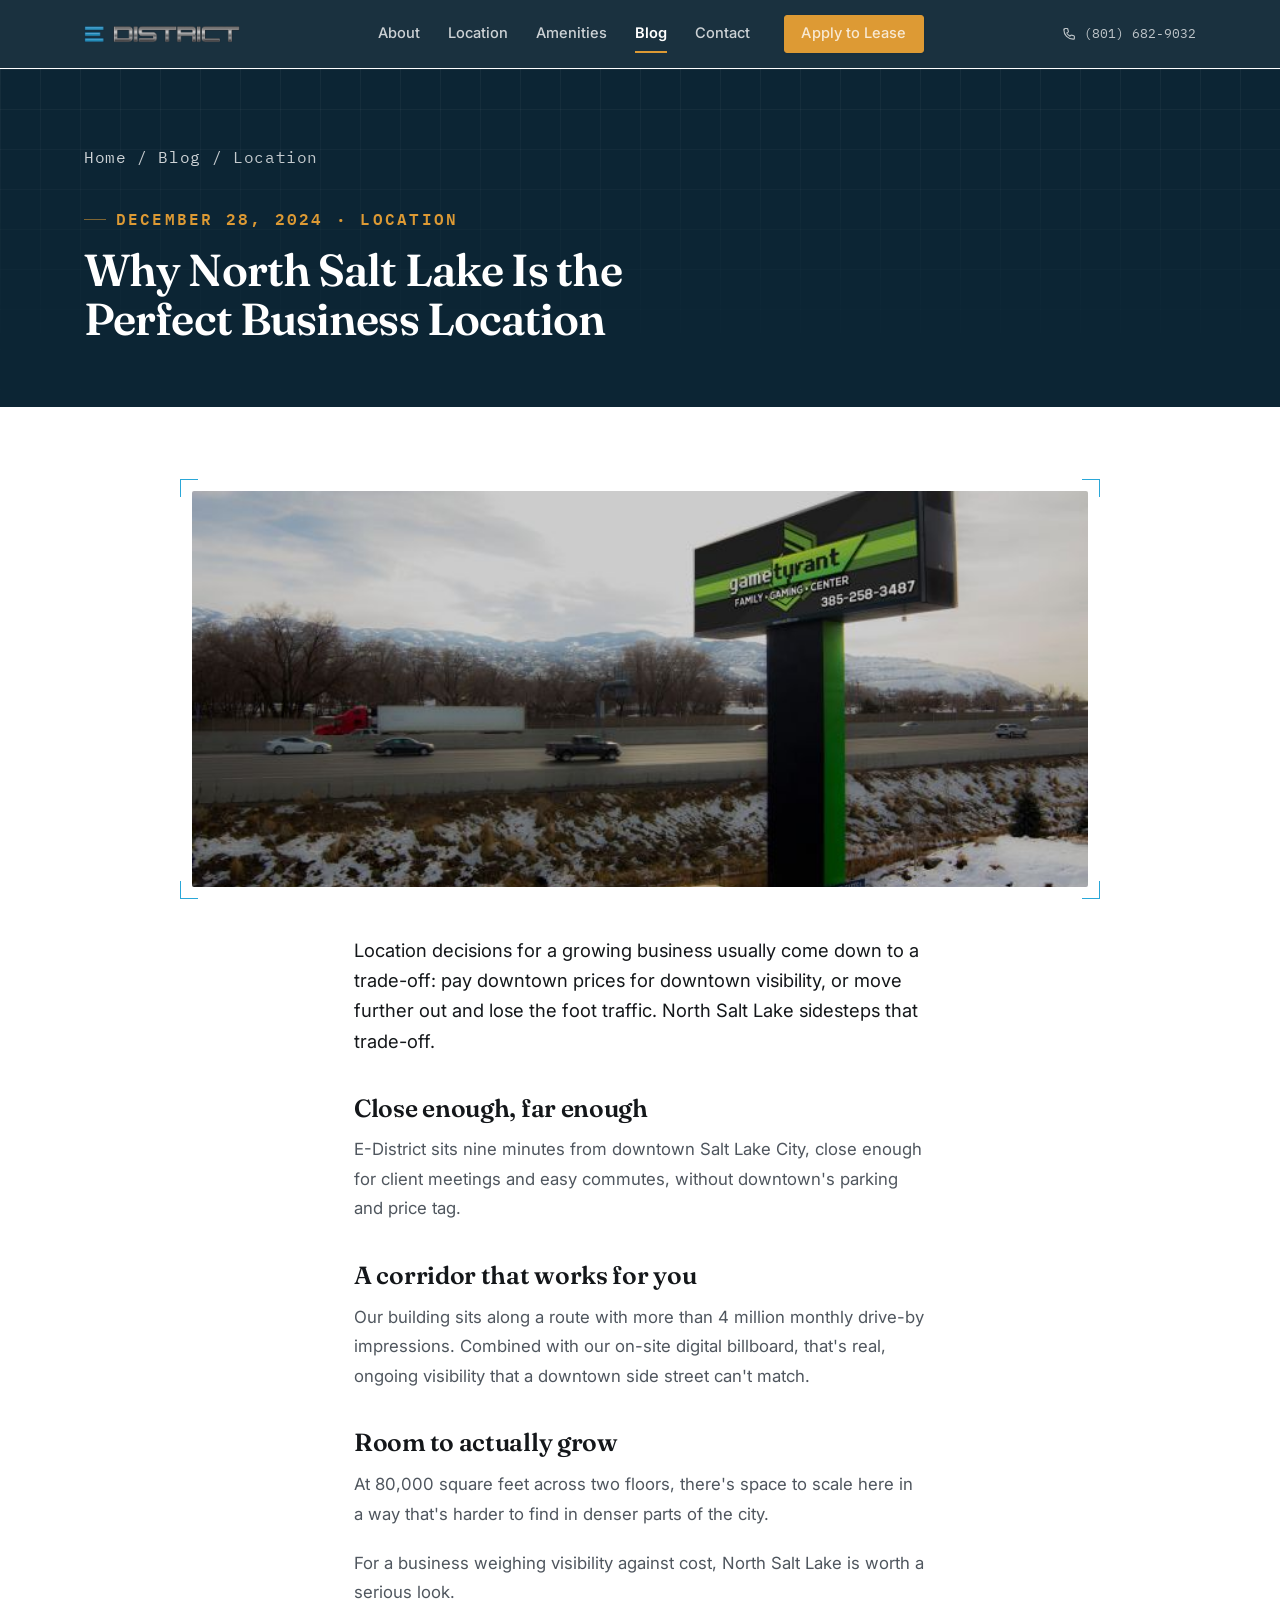
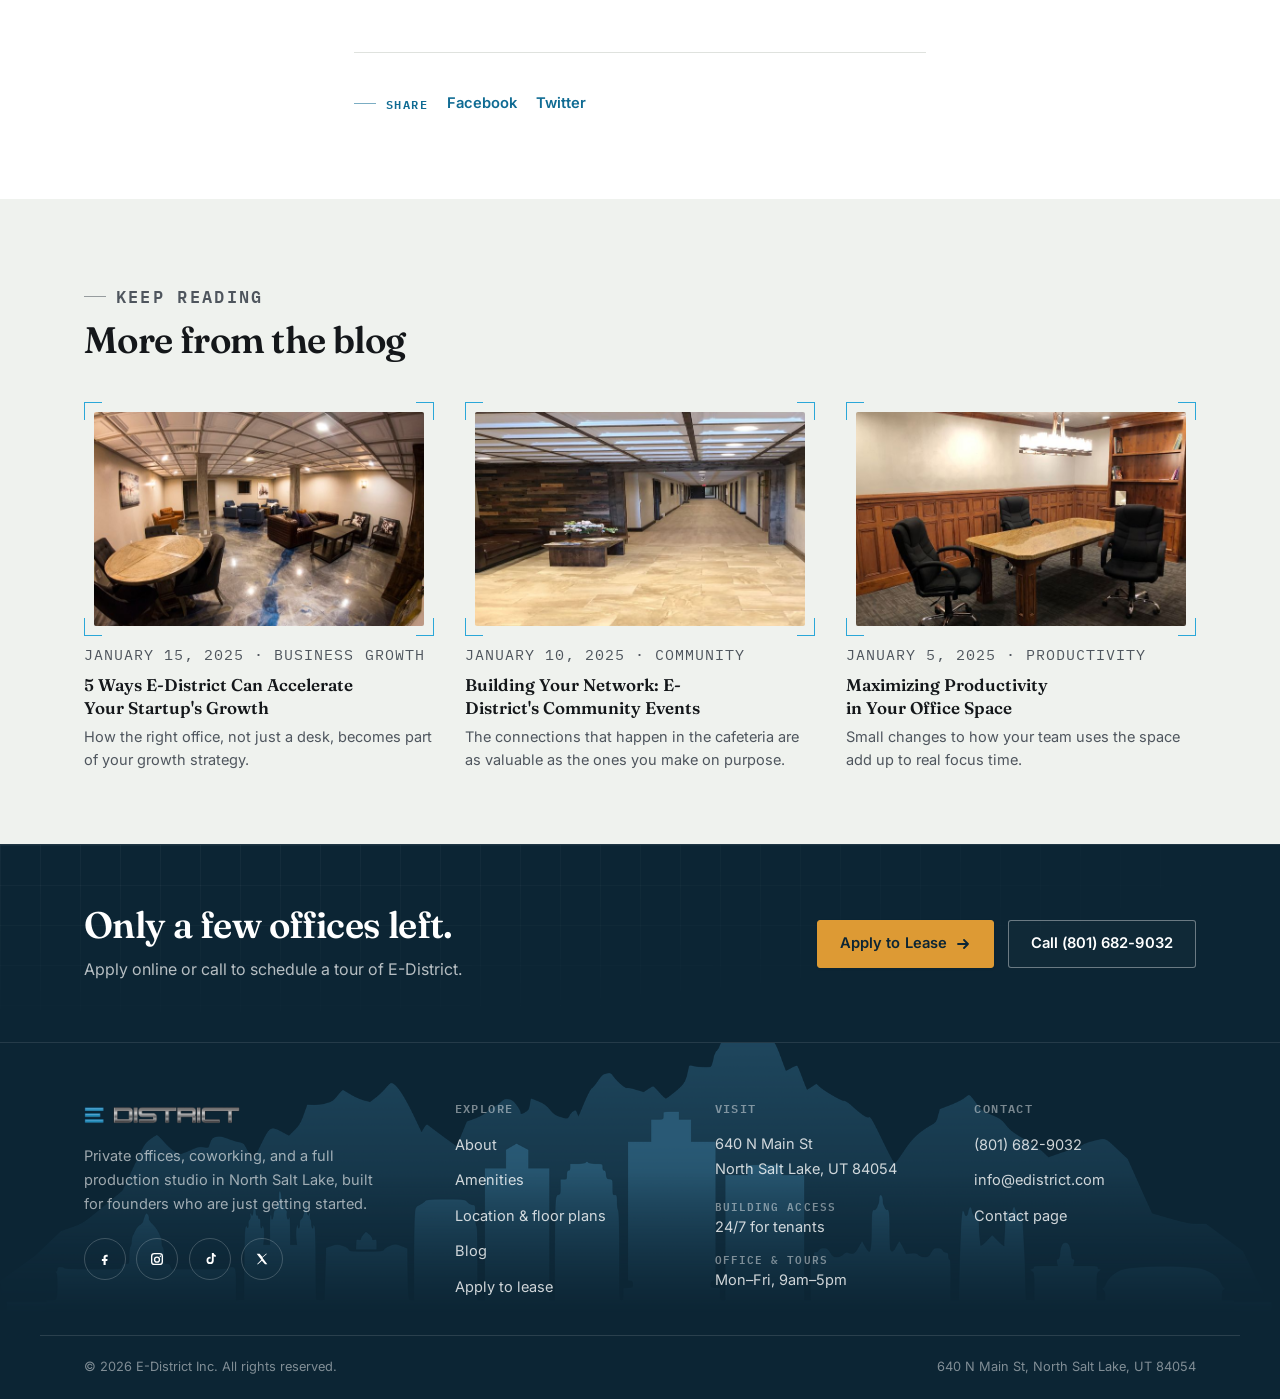
<file: blog/location/index.html>
<!DOCTYPE html>
<html lang="en">
<head>
<meta charset="UTF-8">
  <meta name="viewport" content="width=device-width, initial-scale=1.0">
  <title>Why North Salt Lake Is the Perfect Business Location | E-District Blog</title>
  <meta name="description" content="Nine minutes from downtown, with a corridor that puts your brand in front of millions.">
  <link rel="canonical" href="https://edistrict.com/blog/location/">
  <meta property="og:type" content="website">
  <meta property="og:site_name" content="E-District">
  <meta property="og:title" content="Why North Salt Lake Is the Perfect Business Location | E-District Blog">
  <meta property="og:description" content="Nine minutes from downtown, with a corridor that puts your brand in front of millions.">
  <meta property="og:url" content="https://edistrict.com/blog/location/">
  <meta property="og:image" content="https://edistrict.com/assets/og-image.jpg">
  <meta name="twitter:card" content="summary_large_image">
  <meta name="twitter:title" content="Why North Salt Lake Is the Perfect Business Location | E-District Blog">
  <meta name="twitter:description" content="Nine minutes from downtown, with a corridor that puts your brand in front of millions.">
  <meta name="twitter:image" content="https://edistrict.com/assets/og-image.jpg">
  <link rel="icon" href="../../assets/favicon.svg" type="image/svg+xml">
  <link rel="preconnect" href="https://fonts.googleapis.com">
  <link rel="preconnect" href="https://fonts.gstatic.com" crossorigin>
  <link rel="stylesheet" href="../../css/styles.css">
  <script src="../../js/analytics.js" defer></script>

</head>
<body>
  <a class="skip-link" href="#main">Skip to content</a>
  <header class="site-header">
    <div class="wrap nav">
      <a class="brand" href="../../index.html">
        <img class="brand-logo" src="../../assets/logo.png" alt="E-District" width="192" height="32">
      </a>
      <nav class="nav-links" id="nav-links" aria-label="Primary">
        <a href="../../about/index.html">About</a>
        <a href="../../map/index.html">Location</a>
        <a href="../../amenities/index.html">Amenities</a>
        <a href="../../blog/index.html" aria-current="page">Blog</a>
        <a href="../../contact/index.html">Contact</a>
        <a class="btn btn-sm btn-primary" href="https://7fvinr5e1xg.typeform.com/to/bxV5G1v6" target="_blank" rel="noopener noreferrer">Apply to Lease</a>
        <a class="nav-panel-phone" href="tel:+18016829032"><svg viewBox="0 0 24 24" fill="none" stroke="currentColor" stroke-width="1.8" stroke-linecap="round" stroke-linejoin="round" aria-hidden="true"><path d="M4 5c0-.6.4-1 1-1h3.2c.5 0 .9.3 1 .8l1 4a1 1 0 0 1-.3 1L7.6 11c1 2.3 2.9 4.2 5.2 5.2l1.2-1.3c.3-.3.7-.4 1-.3l4 1c.5.1.8.5.8 1V20c0 .6-.4 1-1 1h-1C9.6 21 3 14.4 3 6V5Z"/></svg>(801) 682-9032</a>
      </nav>
      <div class="nav-right">
        <a class="nav-phone" href="tel:+18016829032"><svg viewBox="0 0 24 24" fill="none" stroke="currentColor" stroke-width="1.8" stroke-linecap="round" stroke-linejoin="round" aria-hidden="true"><path d="M4 5c0-.6.4-1 1-1h3.2c.5 0 .9.3 1 .8l1 4a1 1 0 0 1-.3 1L7.6 11c1 2.3 2.9 4.2 5.2 5.2l1.2-1.3c.3-.3.7-.4 1-.3l4 1c.5.1.8.5.8 1V20c0 .6-.4 1-1 1h-1C9.6 21 3 14.4 3 6V5Z"/></svg>(801) 682-9032</a>
        <button class="nav-toggle" aria-expanded="false" aria-controls="nav-links" aria-label="Toggle menu">
          <span></span>
        </button>
      </div>
    </div>
  </header>
  <main id="main">
    <section class="page-hero">
      <div class="wrap page-hero-inner">
        <p class="breadcrumb"><a href="../../index.html">Home</a> / <a href="../../blog/index.html">Blog</a> / Location</p>
        <p class="spec">DECEMBER 28, 2024 &middot; LOCATION</p>
        <h1 class="h1 h1-page">Why North Salt Lake Is the Perfect Business Location</h1>
      </div>
    </section>

    <section class="section">
      <div class="wrap post-body">
        <div class="frame post-hero-img"><div class="frame-c2"></div><img src="../../assets/amenities-img/digital-billboard.jpg" alt="Why North Salt Lake Is the Perfect Business Location" loading="lazy" width="711" height="490"></div>
        
        <p>Location decisions for a growing business usually come down to a trade-off: pay downtown prices for downtown visibility, or move further out and lose the foot traffic. North Salt Lake sidesteps that trade-off.</p>
        <h2>Close enough, far enough</h2>
        <p>E-District sits nine minutes from downtown Salt Lake City, close enough for client meetings and easy commutes, without downtown's parking and price tag.</p>
        <h2>A corridor that works for you</h2>
        <p>Our building sits along a route with more than 4 million monthly drive-by impressions. Combined with our on-site digital billboard, that's real, ongoing visibility that a downtown side street can't match.</p>
        <h2>Room to actually grow</h2>
        <p>At 80,000 square feet across two floors, there's space to scale here in a way that's harder to find in denser parts of the city.</p>
        <p>For a business weighing visibility against cost, North Salt Lake is worth a serious look.</p>
        
        <div class="post-share">
          <span class="spec">SHARE</span>
          <a class="btn btn-ghost" href="https://www.facebook.com/EDistrictUtah/" target="_blank" rel="noopener noreferrer">Facebook</a>
          <a class="btn btn-ghost" href="https://twitter.com/EdistrictUtah" target="_blank" rel="noopener noreferrer">Twitter</a>
        </div>
      </div>
    </section>

    <section class="section section-alt">
      <div class="wrap">
        <div class="section-head">
          <p class="spec">KEEP READING</p>
          <h2 class="h2">More from the blog</h2>
        </div>
        <div class="post-grid">
        <div><a class="post-card" href="../../blog/startup-growth/index.html" data-category="business-growth">
          <div class="frame"><div class="frame-c2"></div><img src="../../assets/amenities-img/lobby.jpg" alt="5 Ways E-District Can Accelerate Your Startup's Growth" loading="lazy" width="711" height="490"></div>
          <p class="post-meta">January 15, 2025 &middot; Business Growth</p>
          <h3>5 Ways E-District Can Accelerate Your Startup's Growth</h3>
          <p>How the right office, not just a desk, becomes part of your growth strategy.</p>
        </a></div>
        <div><a class="post-card" href="../../blog/community-events/index.html" data-category="community">
          <div class="frame"><div class="frame-c2"></div><img src="../../assets/amenities-img/lunchroom.jpg" alt="Building Your Network: E-District's Community Events" loading="lazy" width="711" height="490"></div>
          <p class="post-meta">January 10, 2025 &middot; Community</p>
          <h3>Building Your Network: E-District's Community Events</h3>
          <p>The connections that happen in the cafeteria are as valuable as the ones you make on purpose.</p>
        </a></div>
        <div><a class="post-card" href="../../blog/productivity/index.html" data-category="productivity">
          <div class="frame"><div class="frame-c2"></div><img src="../../assets/amenities-img/presentation-rooms.jpg" alt="Maximizing Productivity in Your Office Space" loading="lazy" width="711" height="490"></div>
          <p class="post-meta">January 5, 2025 &middot; Productivity</p>
          <h3>Maximizing Productivity in Your Office Space</h3>
          <p>Small changes to how your team uses the space add up to real focus time.</p>
        </a></div>
        </div>
      </div>
    </section>

    <section class="cta-band">
      <div class="wrap cta-band-inner">
        <div>
          <h2 class="h2">Only a few offices left.</h2>
          <p>Apply online or call to schedule a tour of E-District.</p>
        </div>
        <div class="cta-band-ctas">
          <a class="btn btn-primary" href="https://7fvinr5e1xg.typeform.com/to/bxV5G1v6" target="_blank" rel="noopener noreferrer">Apply to Lease<svg viewBox="0 0 16 16" fill="none" stroke="currentColor" stroke-width="1.8" stroke-linecap="round" stroke-linejoin="round" aria-hidden="true"><path d="M3 8h10M9 4l4 4-4 4"/></svg></a>
          <a class="btn btn-outline-light" href="tel:+18016829032">Call (801) 682-9032</a>
        </div>
      </div>
    </section>

  </main>
  <footer class="site-footer">
    <img class="footer-skyline" src="../../assets/skyline.png" alt="" loading="lazy" width="2000" height="877">
    <div class="wrap footer-main">
      <div class="footer-grid">
        <div class="footer-brand">
          <a class="brand" href="../../index.html">
            <img class="brand-logo" src="../../assets/logo.png" alt="E-District" width="192" height="32">
          </a>
          <p>Private offices, coworking, and a full production studio in North Salt Lake, built for founders who are just getting started.</p>
          <div class="footer-social">
          <a href="https://www.facebook.com/EDistrictUtah/" target="_blank" rel="noopener noreferrer" aria-label="E-District on Facebook"><svg viewBox="0 0 24 24"><path d="M14.5 8.5H16V5.7c-.3 0-1.2-.1-2.3-.1-2.3 0-3.9 1.4-3.9 4v2.4H7.3v3.1h2.5V21h3.2v-5.9h2.4l.4-3.1h-2.8V10c0-.9.2-1.5 1.5-1.5Z"/></svg></a>
          <a href="https://www.instagram.com/edistrictoffices" target="_blank" rel="noopener noreferrer" aria-label="E-District on Instagram"><svg viewBox="0 0 24 24"><path d="M8 3h8a5 5 0 0 1 5 5v8a5 5 0 0 1-5 5H8a5 5 0 0 1-5-5V8a5 5 0 0 1 5-5Zm0 2a3 3 0 0 0-3 3v8a3 3 0 0 0 3 3h8a3 3 0 0 0 3-3V8a3 3 0 0 0-3-3H8Zm4 3.3A4.7 4.7 0 1 1 7.3 13 4.7 4.7 0 0 1 12 8.3Zm0 2A2.7 2.7 0 1 0 14.7 13 2.7 2.7 0 0 0 12 10.3Zm5-3.6a1.1 1.1 0 1 1-1.1 1.1 1.1 1.1 0 0 1 1.1-1.1Z"/></svg></a>
          <a href="https://www.tiktok.com/@edistrictoffices" target="_blank" rel="noopener noreferrer" aria-label="E-District on Tiktok"><svg viewBox="0 0 24 24"><path d="M15 3h2.6c.2 1.6 1.4 2.9 3.1 3.2v2.6a6 6 0 0 1-3.1-.9v6.3a5.4 5.4 0 1 1-5.4-5.4c.2 0 .5 0 .7.1v2.7a2.7 2.7 0 1 0 1.9 2.6V3Z"/></svg></a>
          <a href="https://twitter.com/EdistrictUtah" target="_blank" rel="noopener noreferrer" aria-label="E-District on Twitter"><svg viewBox="0 0 24 24"><path d="m4 4 7 9.2L4.4 20H6l5.9-5.4L16.5 20H20l-7.4-9.7L19.6 4H18l-5.4 5-4.2-5H4Z"/></svg></a>
          </div>
        </div>
        <div class="footer-col">
          <h2>Explore</h2>
          <ul>
            <li><a href="../../about/index.html">About</a></li>
            <li><a href="../../amenities/index.html">Amenities</a></li>
            <li><a href="../../map/index.html">Location &amp; floor plans</a></li>
            <li><a href="../../blog/index.html">Blog</a></li>
            <li><a href="../../spaces/index.html">Apply to lease</a></li>
          </ul>
        </div>
        <div class="footer-col">
          <h2>Visit</h2>
          <address>
            640 N Main St<br>
            North Salt Lake, UT 84054
          </address>
          <dl class="hours">
            <dt>Building access</dt><dd>24/7 for tenants</dd>
            <dt>Office &amp; tours</dt><dd>Mon–Fri, 9am–5pm</dd>
          </dl>
        </div>
        <div class="footer-col">
          <h2>Contact</h2>
          <ul>
            <li><a href="tel:+18016829032">(801) 682-9032</a></li>
            <li><a href="mailto:info@edistrict.com">info@edistrict.com</a></li>
            <li><a href="../../contact/index.html">Contact page</a></li>
          </ul>
        </div>
      </div>
    </div>
    <div class="wrap footer-bottom">
      <span>&copy; <span data-year>2026</span> E-District Inc. All rights reserved.</span>
      <span>640 N Main St, North Salt Lake, UT 84054</span>
    </div>
  </footer>
  <script src="../../js/main.js"></script>
</body>
</html>
</file>
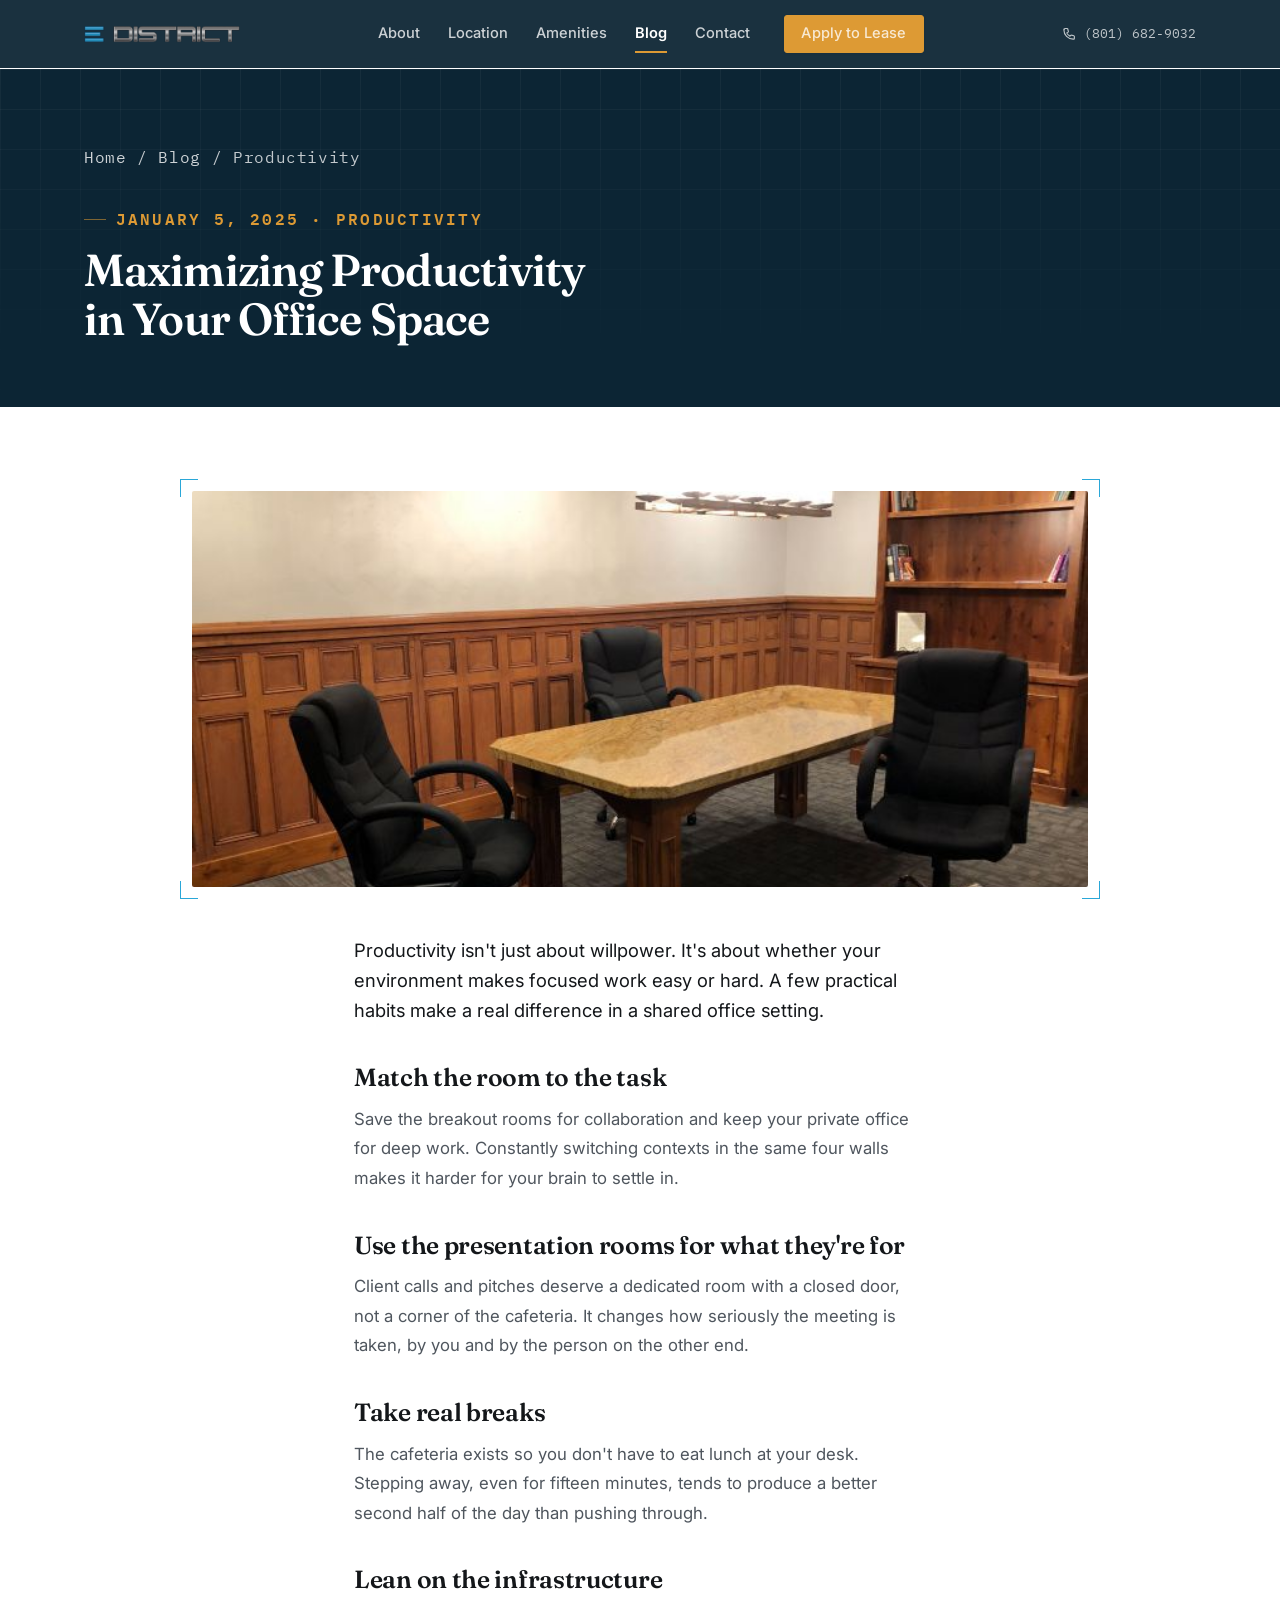
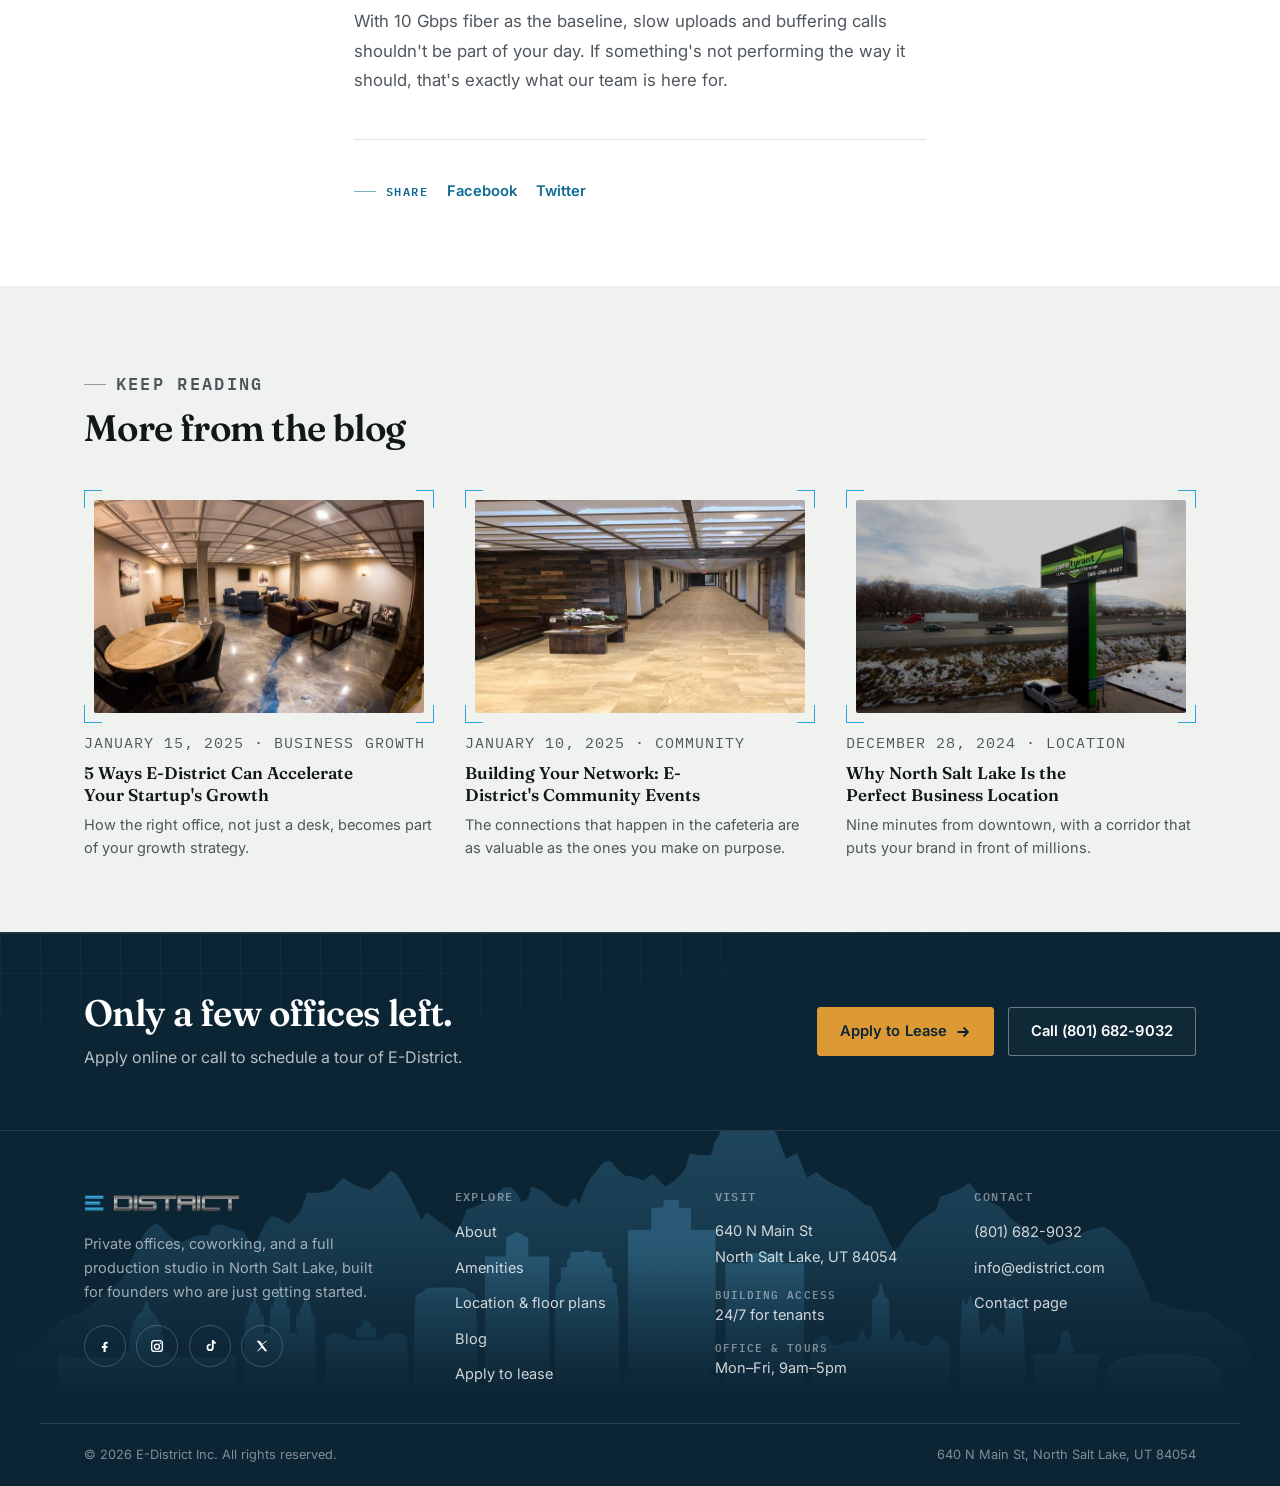
<file: blog/productivity/index.html>
<!DOCTYPE html>
<html lang="en">
<head>
<meta charset="UTF-8">
  <meta name="viewport" content="width=device-width, initial-scale=1.0">
  <title>Maximizing Productivity in Your Office Space | E-District Blog</title>
  <meta name="description" content="Small changes to how your team uses the space add up to real focus time.">
  <link rel="canonical" href="https://edistrict.com/blog/productivity/">
  <meta property="og:type" content="website">
  <meta property="og:site_name" content="E-District">
  <meta property="og:title" content="Maximizing Productivity in Your Office Space | E-District Blog">
  <meta property="og:description" content="Small changes to how your team uses the space add up to real focus time.">
  <meta property="og:url" content="https://edistrict.com/blog/productivity/">
  <meta property="og:image" content="https://edistrict.com/assets/og-image.jpg">
  <meta name="twitter:card" content="summary_large_image">
  <meta name="twitter:title" content="Maximizing Productivity in Your Office Space | E-District Blog">
  <meta name="twitter:description" content="Small changes to how your team uses the space add up to real focus time.">
  <meta name="twitter:image" content="https://edistrict.com/assets/og-image.jpg">
  <link rel="icon" href="../../assets/favicon.svg" type="image/svg+xml">
  <link rel="preconnect" href="https://fonts.googleapis.com">
  <link rel="preconnect" href="https://fonts.gstatic.com" crossorigin>
  <link rel="stylesheet" href="../../css/styles.css">
  <script src="../../js/analytics.js" defer></script>

</head>
<body>
  <a class="skip-link" href="#main">Skip to content</a>
  <header class="site-header">
    <div class="wrap nav">
      <a class="brand" href="../../index.html">
        <img class="brand-logo" src="../../assets/logo.png" alt="E-District" width="192" height="32">
      </a>
      <nav class="nav-links" id="nav-links" aria-label="Primary">
        <a href="../../about/index.html">About</a>
        <a href="../../map/index.html">Location</a>
        <a href="../../amenities/index.html">Amenities</a>
        <a href="../../blog/index.html" aria-current="page">Blog</a>
        <a href="../../contact/index.html">Contact</a>
        <a class="btn btn-sm btn-primary" href="https://7fvinr5e1xg.typeform.com/to/bxV5G1v6" target="_blank" rel="noopener noreferrer">Apply to Lease</a>
        <a class="nav-panel-phone" href="tel:+18016829032"><svg viewBox="0 0 24 24" fill="none" stroke="currentColor" stroke-width="1.8" stroke-linecap="round" stroke-linejoin="round" aria-hidden="true"><path d="M4 5c0-.6.4-1 1-1h3.2c.5 0 .9.3 1 .8l1 4a1 1 0 0 1-.3 1L7.6 11c1 2.3 2.9 4.2 5.2 5.2l1.2-1.3c.3-.3.7-.4 1-.3l4 1c.5.1.8.5.8 1V20c0 .6-.4 1-1 1h-1C9.6 21 3 14.4 3 6V5Z"/></svg>(801) 682-9032</a>
      </nav>
      <div class="nav-right">
        <a class="nav-phone" href="tel:+18016829032"><svg viewBox="0 0 24 24" fill="none" stroke="currentColor" stroke-width="1.8" stroke-linecap="round" stroke-linejoin="round" aria-hidden="true"><path d="M4 5c0-.6.4-1 1-1h3.2c.5 0 .9.3 1 .8l1 4a1 1 0 0 1-.3 1L7.6 11c1 2.3 2.9 4.2 5.2 5.2l1.2-1.3c.3-.3.7-.4 1-.3l4 1c.5.1.8.5.8 1V20c0 .6-.4 1-1 1h-1C9.6 21 3 14.4 3 6V5Z"/></svg>(801) 682-9032</a>
        <button class="nav-toggle" aria-expanded="false" aria-controls="nav-links" aria-label="Toggle menu">
          <span></span>
        </button>
      </div>
    </div>
  </header>
  <main id="main">
    <section class="page-hero">
      <div class="wrap page-hero-inner">
        <p class="breadcrumb"><a href="../../index.html">Home</a> / <a href="../../blog/index.html">Blog</a> / Productivity</p>
        <p class="spec">JANUARY 5, 2025 &middot; PRODUCTIVITY</p>
        <h1 class="h1 h1-page">Maximizing Productivity in Your Office Space</h1>
      </div>
    </section>

    <section class="section">
      <div class="wrap post-body">
        <div class="frame post-hero-img"><div class="frame-c2"></div><img src="../../assets/amenities-img/presentation-rooms.jpg" alt="Maximizing Productivity in Your Office Space" loading="lazy" width="711" height="490"></div>
        
        <p>Productivity isn't just about willpower. It's about whether your environment makes focused work easy or hard. A few practical habits make a real difference in a shared office setting.</p>
        <h2>Match the room to the task</h2>
        <p>Save the breakout rooms for collaboration and keep your private office for deep work. Constantly switching contexts in the same four walls makes it harder for your brain to settle in.</p>
        <h2>Use the presentation rooms for what they're for</h2>
        <p>Client calls and pitches deserve a dedicated room with a closed door, not a corner of the cafeteria. It changes how seriously the meeting is taken, by you and by the person on the other end.</p>
        <h2>Take real breaks</h2>
        <p>The cafeteria exists so you don't have to eat lunch at your desk. Stepping away, even for fifteen minutes, tends to produce a better second half of the day than pushing through.</p>
        <h2>Lean on the infrastructure</h2>
        <p>With 10 Gbps fiber as the baseline, slow uploads and buffering calls shouldn't be part of your day. If something's not performing the way it should, that's exactly what our team is here for.</p>
        
        <div class="post-share">
          <span class="spec">SHARE</span>
          <a class="btn btn-ghost" href="https://www.facebook.com/EDistrictUtah/" target="_blank" rel="noopener noreferrer">Facebook</a>
          <a class="btn btn-ghost" href="https://twitter.com/EdistrictUtah" target="_blank" rel="noopener noreferrer">Twitter</a>
        </div>
      </div>
    </section>

    <section class="section section-alt">
      <div class="wrap">
        <div class="section-head">
          <p class="spec">KEEP READING</p>
          <h2 class="h2">More from the blog</h2>
        </div>
        <div class="post-grid">
        <div><a class="post-card" href="../../blog/startup-growth/index.html" data-category="business-growth">
          <div class="frame"><div class="frame-c2"></div><img src="../../assets/amenities-img/lobby.jpg" alt="5 Ways E-District Can Accelerate Your Startup's Growth" loading="lazy" width="711" height="490"></div>
          <p class="post-meta">January 15, 2025 &middot; Business Growth</p>
          <h3>5 Ways E-District Can Accelerate Your Startup's Growth</h3>
          <p>How the right office, not just a desk, becomes part of your growth strategy.</p>
        </a></div>
        <div><a class="post-card" href="../../blog/community-events/index.html" data-category="community">
          <div class="frame"><div class="frame-c2"></div><img src="../../assets/amenities-img/lunchroom.jpg" alt="Building Your Network: E-District's Community Events" loading="lazy" width="711" height="490"></div>
          <p class="post-meta">January 10, 2025 &middot; Community</p>
          <h3>Building Your Network: E-District's Community Events</h3>
          <p>The connections that happen in the cafeteria are as valuable as the ones you make on purpose.</p>
        </a></div>
        <div><a class="post-card" href="../../blog/location/index.html" data-category="location">
          <div class="frame"><div class="frame-c2"></div><img src="../../assets/amenities-img/digital-billboard.jpg" alt="Why North Salt Lake Is the Perfect Business Location" loading="lazy" width="711" height="490"></div>
          <p class="post-meta">December 28, 2024 &middot; Location</p>
          <h3>Why North Salt Lake Is the Perfect Business Location</h3>
          <p>Nine minutes from downtown, with a corridor that puts your brand in front of millions.</p>
        </a></div>
        </div>
      </div>
    </section>

    <section class="cta-band">
      <div class="wrap cta-band-inner">
        <div>
          <h2 class="h2">Only a few offices left.</h2>
          <p>Apply online or call to schedule a tour of E-District.</p>
        </div>
        <div class="cta-band-ctas">
          <a class="btn btn-primary" href="https://7fvinr5e1xg.typeform.com/to/bxV5G1v6" target="_blank" rel="noopener noreferrer">Apply to Lease<svg viewBox="0 0 16 16" fill="none" stroke="currentColor" stroke-width="1.8" stroke-linecap="round" stroke-linejoin="round" aria-hidden="true"><path d="M3 8h10M9 4l4 4-4 4"/></svg></a>
          <a class="btn btn-outline-light" href="tel:+18016829032">Call (801) 682-9032</a>
        </div>
      </div>
    </section>

  </main>
  <footer class="site-footer">
    <img class="footer-skyline" src="../../assets/skyline.png" alt="" loading="lazy" width="2000" height="877">
    <div class="wrap footer-main">
      <div class="footer-grid">
        <div class="footer-brand">
          <a class="brand" href="../../index.html">
            <img class="brand-logo" src="../../assets/logo.png" alt="E-District" width="192" height="32">
          </a>
          <p>Private offices, coworking, and a full production studio in North Salt Lake, built for founders who are just getting started.</p>
          <div class="footer-social">
          <a href="https://www.facebook.com/EDistrictUtah/" target="_blank" rel="noopener noreferrer" aria-label="E-District on Facebook"><svg viewBox="0 0 24 24"><path d="M14.5 8.5H16V5.7c-.3 0-1.2-.1-2.3-.1-2.3 0-3.9 1.4-3.9 4v2.4H7.3v3.1h2.5V21h3.2v-5.9h2.4l.4-3.1h-2.8V10c0-.9.2-1.5 1.5-1.5Z"/></svg></a>
          <a href="https://www.instagram.com/edistrictoffices" target="_blank" rel="noopener noreferrer" aria-label="E-District on Instagram"><svg viewBox="0 0 24 24"><path d="M8 3h8a5 5 0 0 1 5 5v8a5 5 0 0 1-5 5H8a5 5 0 0 1-5-5V8a5 5 0 0 1 5-5Zm0 2a3 3 0 0 0-3 3v8a3 3 0 0 0 3 3h8a3 3 0 0 0 3-3V8a3 3 0 0 0-3-3H8Zm4 3.3A4.7 4.7 0 1 1 7.3 13 4.7 4.7 0 0 1 12 8.3Zm0 2A2.7 2.7 0 1 0 14.7 13 2.7 2.7 0 0 0 12 10.3Zm5-3.6a1.1 1.1 0 1 1-1.1 1.1 1.1 1.1 0 0 1 1.1-1.1Z"/></svg></a>
          <a href="https://www.tiktok.com/@edistrictoffices" target="_blank" rel="noopener noreferrer" aria-label="E-District on Tiktok"><svg viewBox="0 0 24 24"><path d="M15 3h2.6c.2 1.6 1.4 2.9 3.1 3.2v2.6a6 6 0 0 1-3.1-.9v6.3a5.4 5.4 0 1 1-5.4-5.4c.2 0 .5 0 .7.1v2.7a2.7 2.7 0 1 0 1.9 2.6V3Z"/></svg></a>
          <a href="https://twitter.com/EdistrictUtah" target="_blank" rel="noopener noreferrer" aria-label="E-District on Twitter"><svg viewBox="0 0 24 24"><path d="m4 4 7 9.2L4.4 20H6l5.9-5.4L16.5 20H20l-7.4-9.7L19.6 4H18l-5.4 5-4.2-5H4Z"/></svg></a>
          </div>
        </div>
        <div class="footer-col">
          <h2>Explore</h2>
          <ul>
            <li><a href="../../about/index.html">About</a></li>
            <li><a href="../../amenities/index.html">Amenities</a></li>
            <li><a href="../../map/index.html">Location &amp; floor plans</a></li>
            <li><a href="../../blog/index.html">Blog</a></li>
            <li><a href="../../spaces/index.html">Apply to lease</a></li>
          </ul>
        </div>
        <div class="footer-col">
          <h2>Visit</h2>
          <address>
            640 N Main St<br>
            North Salt Lake, UT 84054
          </address>
          <dl class="hours">
            <dt>Building access</dt><dd>24/7 for tenants</dd>
            <dt>Office &amp; tours</dt><dd>Mon–Fri, 9am–5pm</dd>
          </dl>
        </div>
        <div class="footer-col">
          <h2>Contact</h2>
          <ul>
            <li><a href="tel:+18016829032">(801) 682-9032</a></li>
            <li><a href="mailto:info@edistrict.com">info@edistrict.com</a></li>
            <li><a href="../../contact/index.html">Contact page</a></li>
          </ul>
        </div>
      </div>
    </div>
    <div class="wrap footer-bottom">
      <span>&copy; <span data-year>2026</span> E-District Inc. All rights reserved.</span>
      <span>640 N Main St, North Salt Lake, UT 84054</span>
    </div>
  </footer>
  <script src="../../js/main.js"></script>
</body>
</html>
</file>
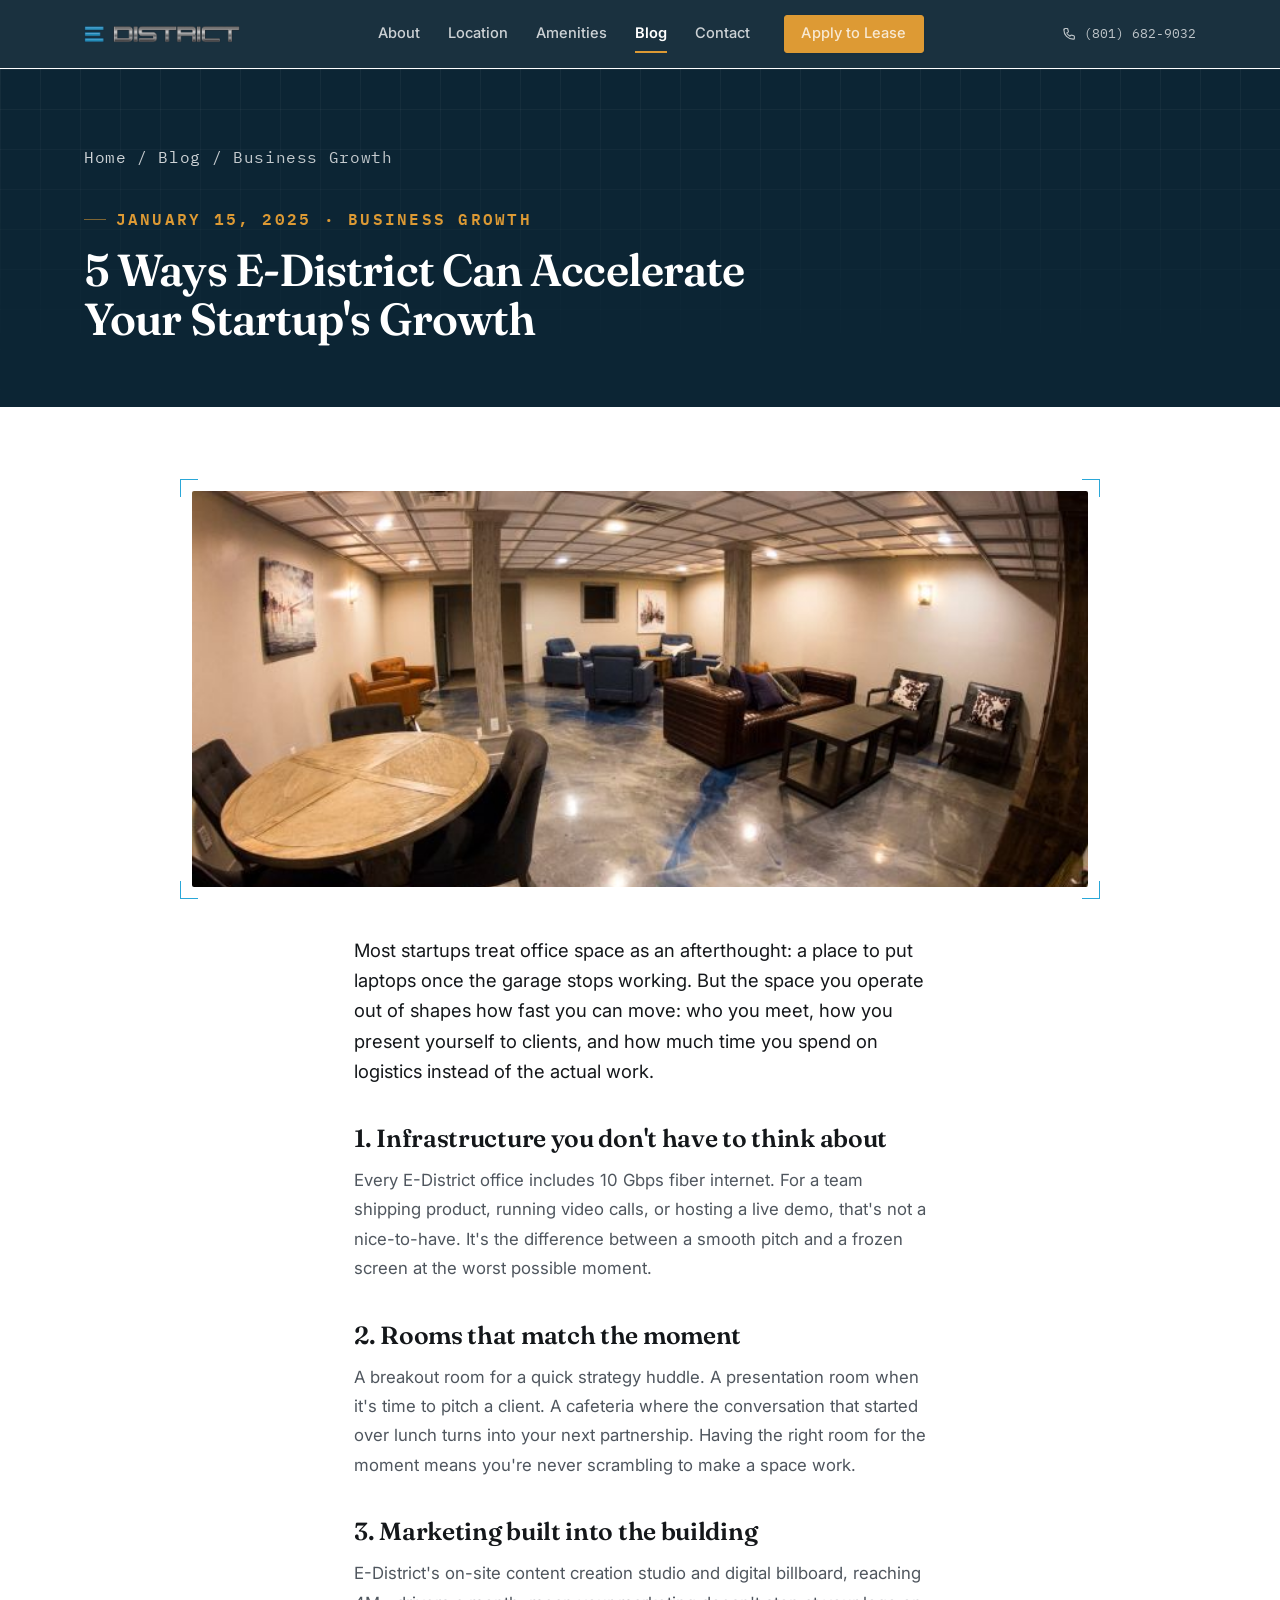
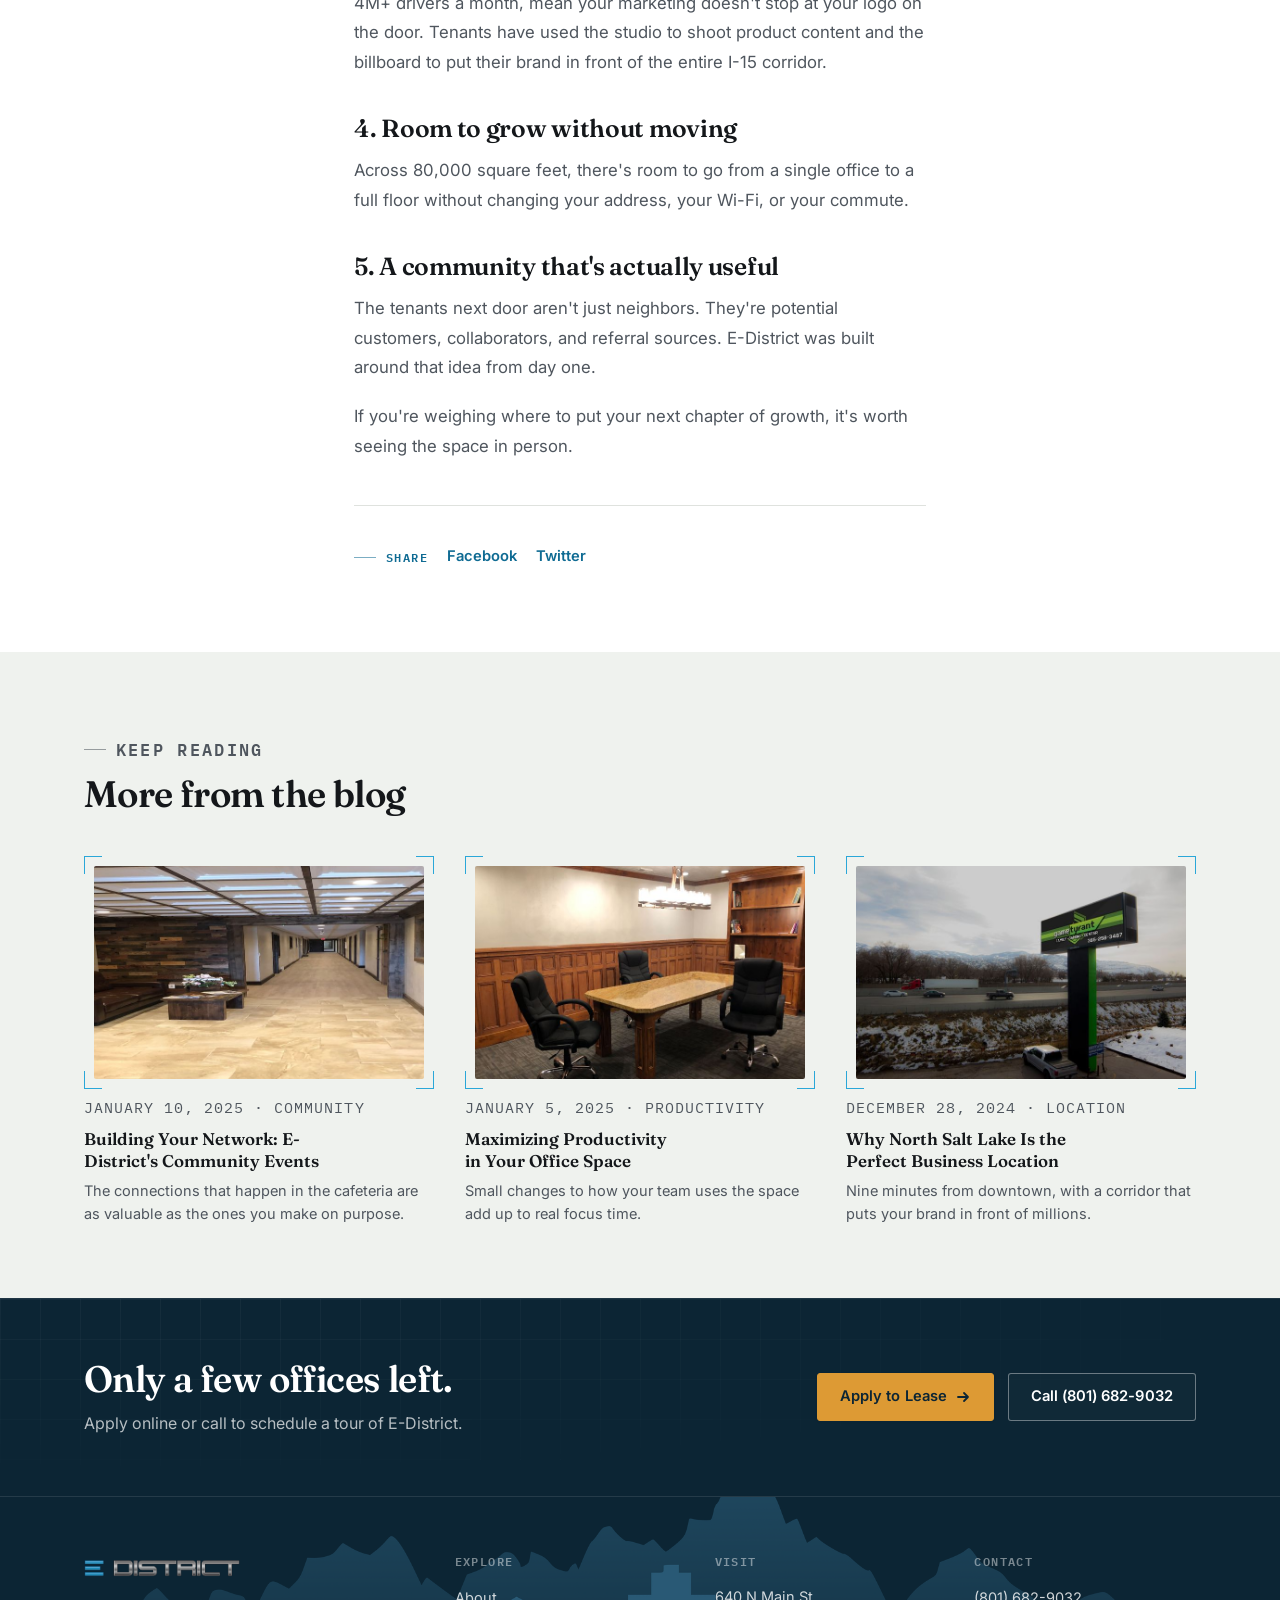
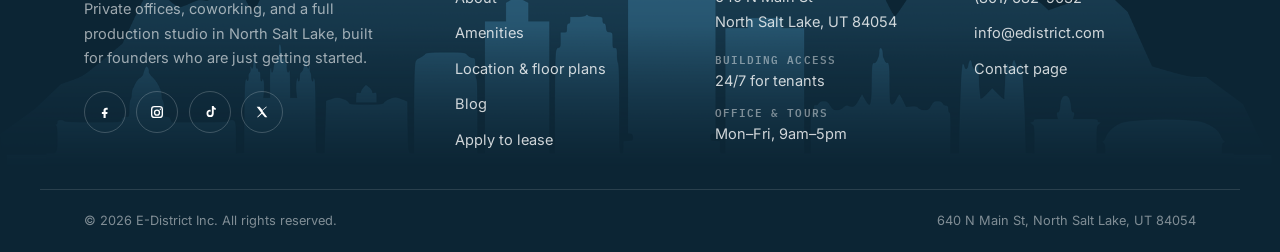
<file: blog/startup-growth/index.html>
<!DOCTYPE html>
<html lang="en">
<head>
<meta charset="UTF-8">
  <meta name="viewport" content="width=device-width, initial-scale=1.0">
  <title>5 Ways E-District Can Accelerate Your Startup's Growth | E-District Blog</title>
  <meta name="description" content="How the right office, not just a desk, becomes part of your growth strategy.">
  <link rel="canonical" href="https://edistrict.com/blog/startup-growth/">
  <meta property="og:type" content="website">
  <meta property="og:site_name" content="E-District">
  <meta property="og:title" content="5 Ways E-District Can Accelerate Your Startup's Growth | E-District Blog">
  <meta property="og:description" content="How the right office, not just a desk, becomes part of your growth strategy.">
  <meta property="og:url" content="https://edistrict.com/blog/startup-growth/">
  <meta property="og:image" content="https://edistrict.com/assets/og-image.jpg">
  <meta name="twitter:card" content="summary_large_image">
  <meta name="twitter:title" content="5 Ways E-District Can Accelerate Your Startup's Growth | E-District Blog">
  <meta name="twitter:description" content="How the right office, not just a desk, becomes part of your growth strategy.">
  <meta name="twitter:image" content="https://edistrict.com/assets/og-image.jpg">
  <link rel="icon" href="../../assets/favicon.svg" type="image/svg+xml">
  <link rel="preconnect" href="https://fonts.googleapis.com">
  <link rel="preconnect" href="https://fonts.gstatic.com" crossorigin>
  <link rel="stylesheet" href="../../css/styles.css">
  <script src="../../js/analytics.js" defer></script>

</head>
<body>
  <a class="skip-link" href="#main">Skip to content</a>
  <header class="site-header">
    <div class="wrap nav">
      <a class="brand" href="../../index.html">
        <img class="brand-logo" src="../../assets/logo.png" alt="E-District" width="192" height="32">
      </a>
      <nav class="nav-links" id="nav-links" aria-label="Primary">
        <a href="../../about/index.html">About</a>
        <a href="../../map/index.html">Location</a>
        <a href="../../amenities/index.html">Amenities</a>
        <a href="../../blog/index.html" aria-current="page">Blog</a>
        <a href="../../contact/index.html">Contact</a>
        <a class="btn btn-sm btn-primary" href="https://7fvinr5e1xg.typeform.com/to/bxV5G1v6" target="_blank" rel="noopener noreferrer">Apply to Lease</a>
        <a class="nav-panel-phone" href="tel:+18016829032"><svg viewBox="0 0 24 24" fill="none" stroke="currentColor" stroke-width="1.8" stroke-linecap="round" stroke-linejoin="round" aria-hidden="true"><path d="M4 5c0-.6.4-1 1-1h3.2c.5 0 .9.3 1 .8l1 4a1 1 0 0 1-.3 1L7.6 11c1 2.3 2.9 4.2 5.2 5.2l1.2-1.3c.3-.3.7-.4 1-.3l4 1c.5.1.8.5.8 1V20c0 .6-.4 1-1 1h-1C9.6 21 3 14.4 3 6V5Z"/></svg>(801) 682-9032</a>
      </nav>
      <div class="nav-right">
        <a class="nav-phone" href="tel:+18016829032"><svg viewBox="0 0 24 24" fill="none" stroke="currentColor" stroke-width="1.8" stroke-linecap="round" stroke-linejoin="round" aria-hidden="true"><path d="M4 5c0-.6.4-1 1-1h3.2c.5 0 .9.3 1 .8l1 4a1 1 0 0 1-.3 1L7.6 11c1 2.3 2.9 4.2 5.2 5.2l1.2-1.3c.3-.3.7-.4 1-.3l4 1c.5.1.8.5.8 1V20c0 .6-.4 1-1 1h-1C9.6 21 3 14.4 3 6V5Z"/></svg>(801) 682-9032</a>
        <button class="nav-toggle" aria-expanded="false" aria-controls="nav-links" aria-label="Toggle menu">
          <span></span>
        </button>
      </div>
    </div>
  </header>
  <main id="main">
    <section class="page-hero">
      <div class="wrap page-hero-inner">
        <p class="breadcrumb"><a href="../../index.html">Home</a> / <a href="../../blog/index.html">Blog</a> / Business Growth</p>
        <p class="spec">JANUARY 15, 2025 &middot; BUSINESS GROWTH</p>
        <h1 class="h1 h1-page">5 Ways E-District Can Accelerate Your Startup's Growth</h1>
      </div>
    </section>

    <section class="section">
      <div class="wrap post-body">
        <div class="frame post-hero-img"><div class="frame-c2"></div><img src="../../assets/amenities-img/lobby.jpg" alt="5 Ways E-District Can Accelerate Your Startup's Growth" loading="lazy" width="711" height="490"></div>
        
        <p>Most startups treat office space as an afterthought: a place to put laptops once the garage stops working. But the space you operate out of shapes how fast you can move: who you meet, how you present yourself to clients, and how much time you spend on logistics instead of the actual work.</p>
        <h2>1. Infrastructure you don't have to think about</h2>
        <p>Every E-District office includes 10 Gbps fiber internet. For a team shipping product, running video calls, or hosting a live demo, that's not a nice-to-have. It's the difference between a smooth pitch and a frozen screen at the worst possible moment.</p>
        <h2>2. Rooms that match the moment</h2>
        <p>A breakout room for a quick strategy huddle. A presentation room when it's time to pitch a client. A cafeteria where the conversation that started over lunch turns into your next partnership. Having the right room for the moment means you're never scrambling to make a space work.</p>
        <h2>3. Marketing built into the building</h2>
        <p>E-District's on-site content creation studio and digital billboard, reaching 4M+ drivers a month, mean your marketing doesn't stop at your logo on the door. Tenants have used the studio to shoot product content and the billboard to put their brand in front of the entire I-15 corridor.</p>
        <h2>4. Room to grow without moving</h2>
        <p>Across 80,000 square feet, there's room to go from a single office to a full floor without changing your address, your Wi-Fi, or your commute.</p>
        <h2>5. A community that's actually useful</h2>
        <p>The tenants next door aren't just neighbors. They're potential customers, collaborators, and referral sources. E-District was built around that idea from day one.</p>
        <p>If you're weighing where to put your next chapter of growth, it's worth seeing the space in person.</p>
        
        <div class="post-share">
          <span class="spec">SHARE</span>
          <a class="btn btn-ghost" href="https://www.facebook.com/EDistrictUtah/" target="_blank" rel="noopener noreferrer">Facebook</a>
          <a class="btn btn-ghost" href="https://twitter.com/EdistrictUtah" target="_blank" rel="noopener noreferrer">Twitter</a>
        </div>
      </div>
    </section>

    <section class="section section-alt">
      <div class="wrap">
        <div class="section-head">
          <p class="spec">KEEP READING</p>
          <h2 class="h2">More from the blog</h2>
        </div>
        <div class="post-grid">
        <div><a class="post-card" href="../../blog/community-events/index.html" data-category="community">
          <div class="frame"><div class="frame-c2"></div><img src="../../assets/amenities-img/lunchroom.jpg" alt="Building Your Network: E-District's Community Events" loading="lazy" width="711" height="490"></div>
          <p class="post-meta">January 10, 2025 &middot; Community</p>
          <h3>Building Your Network: E-District's Community Events</h3>
          <p>The connections that happen in the cafeteria are as valuable as the ones you make on purpose.</p>
        </a></div>
        <div><a class="post-card" href="../../blog/productivity/index.html" data-category="productivity">
          <div class="frame"><div class="frame-c2"></div><img src="../../assets/amenities-img/presentation-rooms.jpg" alt="Maximizing Productivity in Your Office Space" loading="lazy" width="711" height="490"></div>
          <p class="post-meta">January 5, 2025 &middot; Productivity</p>
          <h3>Maximizing Productivity in Your Office Space</h3>
          <p>Small changes to how your team uses the space add up to real focus time.</p>
        </a></div>
        <div><a class="post-card" href="../../blog/location/index.html" data-category="location">
          <div class="frame"><div class="frame-c2"></div><img src="../../assets/amenities-img/digital-billboard.jpg" alt="Why North Salt Lake Is the Perfect Business Location" loading="lazy" width="711" height="490"></div>
          <p class="post-meta">December 28, 2024 &middot; Location</p>
          <h3>Why North Salt Lake Is the Perfect Business Location</h3>
          <p>Nine minutes from downtown, with a corridor that puts your brand in front of millions.</p>
        </a></div>
        </div>
      </div>
    </section>

    <section class="cta-band">
      <div class="wrap cta-band-inner">
        <div>
          <h2 class="h2">Only a few offices left.</h2>
          <p>Apply online or call to schedule a tour of E-District.</p>
        </div>
        <div class="cta-band-ctas">
          <a class="btn btn-primary" href="https://7fvinr5e1xg.typeform.com/to/bxV5G1v6" target="_blank" rel="noopener noreferrer">Apply to Lease<svg viewBox="0 0 16 16" fill="none" stroke="currentColor" stroke-width="1.8" stroke-linecap="round" stroke-linejoin="round" aria-hidden="true"><path d="M3 8h10M9 4l4 4-4 4"/></svg></a>
          <a class="btn btn-outline-light" href="tel:+18016829032">Call (801) 682-9032</a>
        </div>
      </div>
    </section>

  </main>
  <footer class="site-footer">
    <img class="footer-skyline" src="../../assets/skyline.png" alt="" loading="lazy" width="2000" height="877">
    <div class="wrap footer-main">
      <div class="footer-grid">
        <div class="footer-brand">
          <a class="brand" href="../../index.html">
            <img class="brand-logo" src="../../assets/logo.png" alt="E-District" width="192" height="32">
          </a>
          <p>Private offices, coworking, and a full production studio in North Salt Lake, built for founders who are just getting started.</p>
          <div class="footer-social">
          <a href="https://www.facebook.com/EDistrictUtah/" target="_blank" rel="noopener noreferrer" aria-label="E-District on Facebook"><svg viewBox="0 0 24 24"><path d="M14.5 8.5H16V5.7c-.3 0-1.2-.1-2.3-.1-2.3 0-3.9 1.4-3.9 4v2.4H7.3v3.1h2.5V21h3.2v-5.9h2.4l.4-3.1h-2.8V10c0-.9.2-1.5 1.5-1.5Z"/></svg></a>
          <a href="https://www.instagram.com/edistrictoffices" target="_blank" rel="noopener noreferrer" aria-label="E-District on Instagram"><svg viewBox="0 0 24 24"><path d="M8 3h8a5 5 0 0 1 5 5v8a5 5 0 0 1-5 5H8a5 5 0 0 1-5-5V8a5 5 0 0 1 5-5Zm0 2a3 3 0 0 0-3 3v8a3 3 0 0 0 3 3h8a3 3 0 0 0 3-3V8a3 3 0 0 0-3-3H8Zm4 3.3A4.7 4.7 0 1 1 7.3 13 4.7 4.7 0 0 1 12 8.3Zm0 2A2.7 2.7 0 1 0 14.7 13 2.7 2.7 0 0 0 12 10.3Zm5-3.6a1.1 1.1 0 1 1-1.1 1.1 1.1 1.1 0 0 1 1.1-1.1Z"/></svg></a>
          <a href="https://www.tiktok.com/@edistrictoffices" target="_blank" rel="noopener noreferrer" aria-label="E-District on Tiktok"><svg viewBox="0 0 24 24"><path d="M15 3h2.6c.2 1.6 1.4 2.9 3.1 3.2v2.6a6 6 0 0 1-3.1-.9v6.3a5.4 5.4 0 1 1-5.4-5.4c.2 0 .5 0 .7.1v2.7a2.7 2.7 0 1 0 1.9 2.6V3Z"/></svg></a>
          <a href="https://twitter.com/EdistrictUtah" target="_blank" rel="noopener noreferrer" aria-label="E-District on Twitter"><svg viewBox="0 0 24 24"><path d="m4 4 7 9.2L4.4 20H6l5.9-5.4L16.5 20H20l-7.4-9.7L19.6 4H18l-5.4 5-4.2-5H4Z"/></svg></a>
          </div>
        </div>
        <div class="footer-col">
          <h2>Explore</h2>
          <ul>
            <li><a href="../../about/index.html">About</a></li>
            <li><a href="../../amenities/index.html">Amenities</a></li>
            <li><a href="../../map/index.html">Location &amp; floor plans</a></li>
            <li><a href="../../blog/index.html">Blog</a></li>
            <li><a href="../../spaces/index.html">Apply to lease</a></li>
          </ul>
        </div>
        <div class="footer-col">
          <h2>Visit</h2>
          <address>
            640 N Main St<br>
            North Salt Lake, UT 84054
          </address>
          <dl class="hours">
            <dt>Building access</dt><dd>24/7 for tenants</dd>
            <dt>Office &amp; tours</dt><dd>Mon–Fri, 9am–5pm</dd>
          </dl>
        </div>
        <div class="footer-col">
          <h2>Contact</h2>
          <ul>
            <li><a href="tel:+18016829032">(801) 682-9032</a></li>
            <li><a href="mailto:info@edistrict.com">info@edistrict.com</a></li>
            <li><a href="../../contact/index.html">Contact page</a></li>
          </ul>
        </div>
      </div>
    </div>
    <div class="wrap footer-bottom">
      <span>&copy; <span data-year>2026</span> E-District Inc. All rights reserved.</span>
      <span>640 N Main St, North Salt Lake, UT 84054</span>
    </div>
  </footer>
  <script src="../../js/main.js"></script>
</body>
</html>
</file>
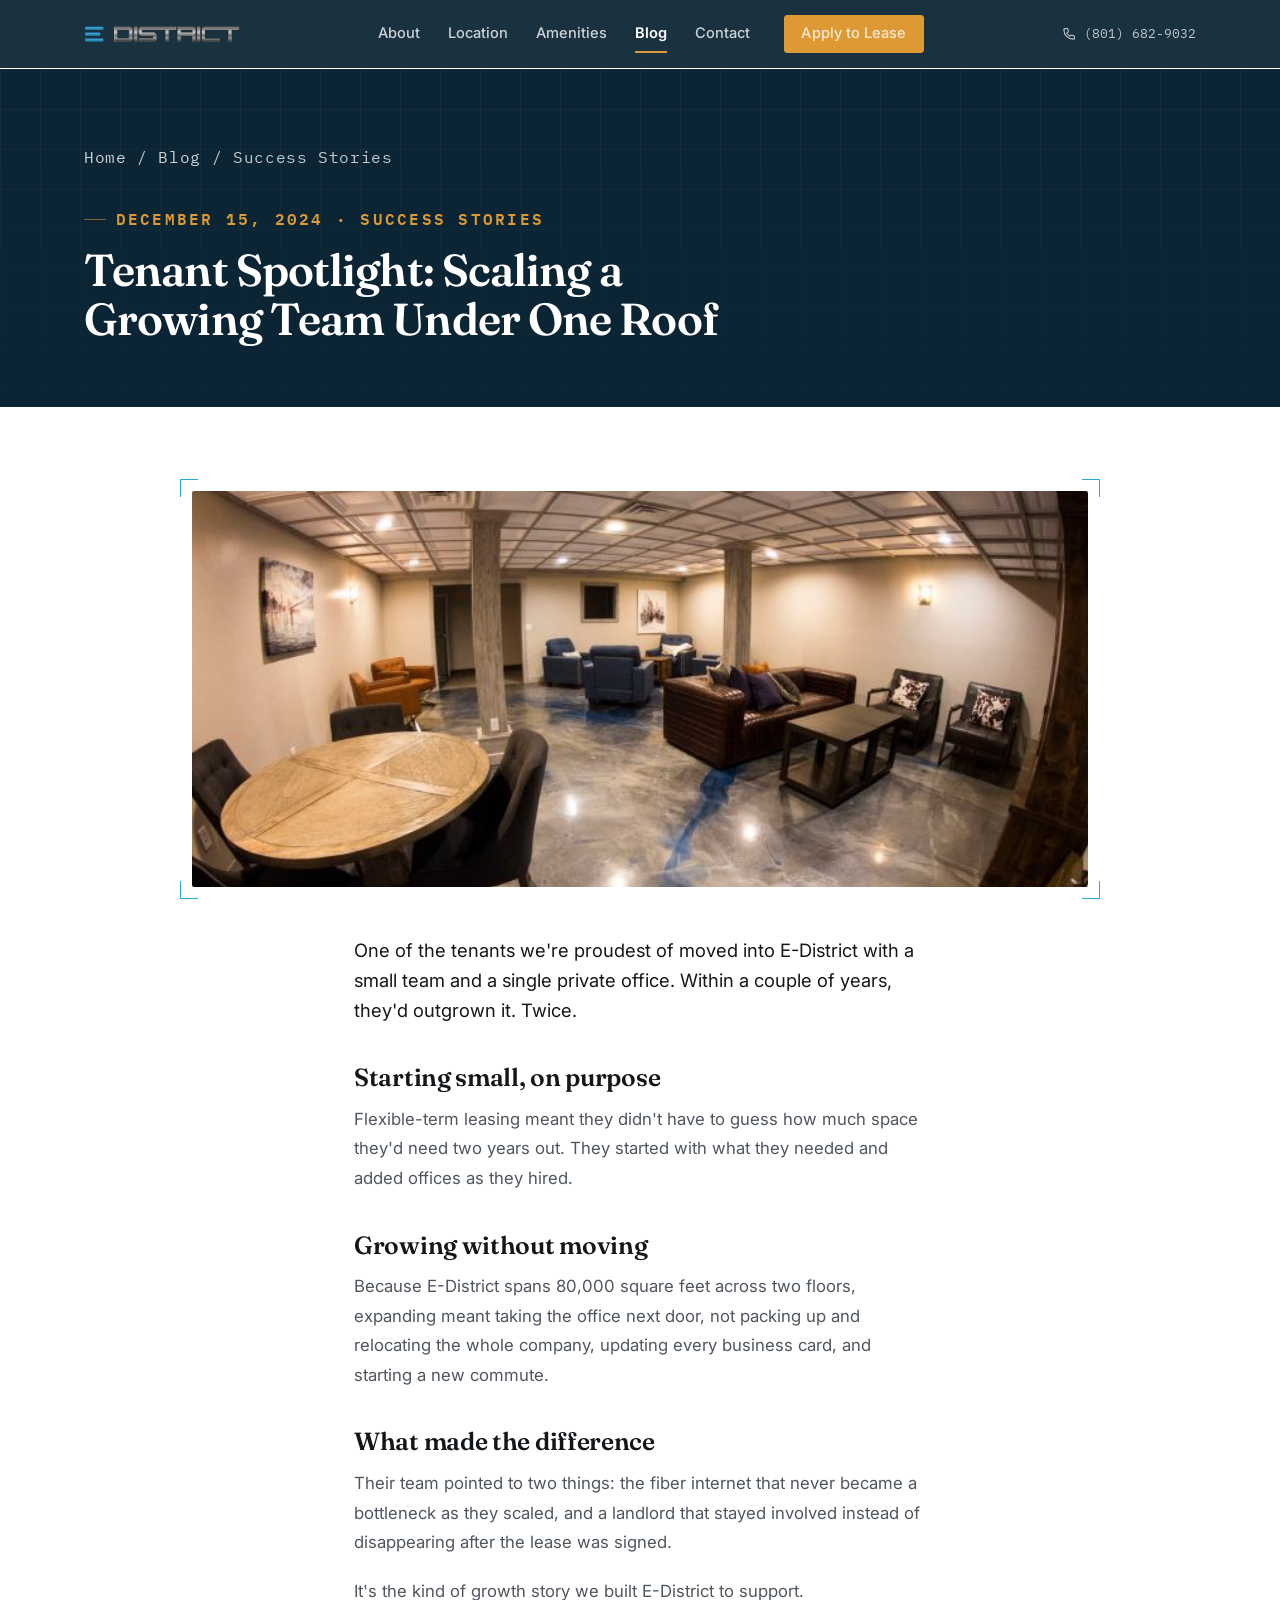
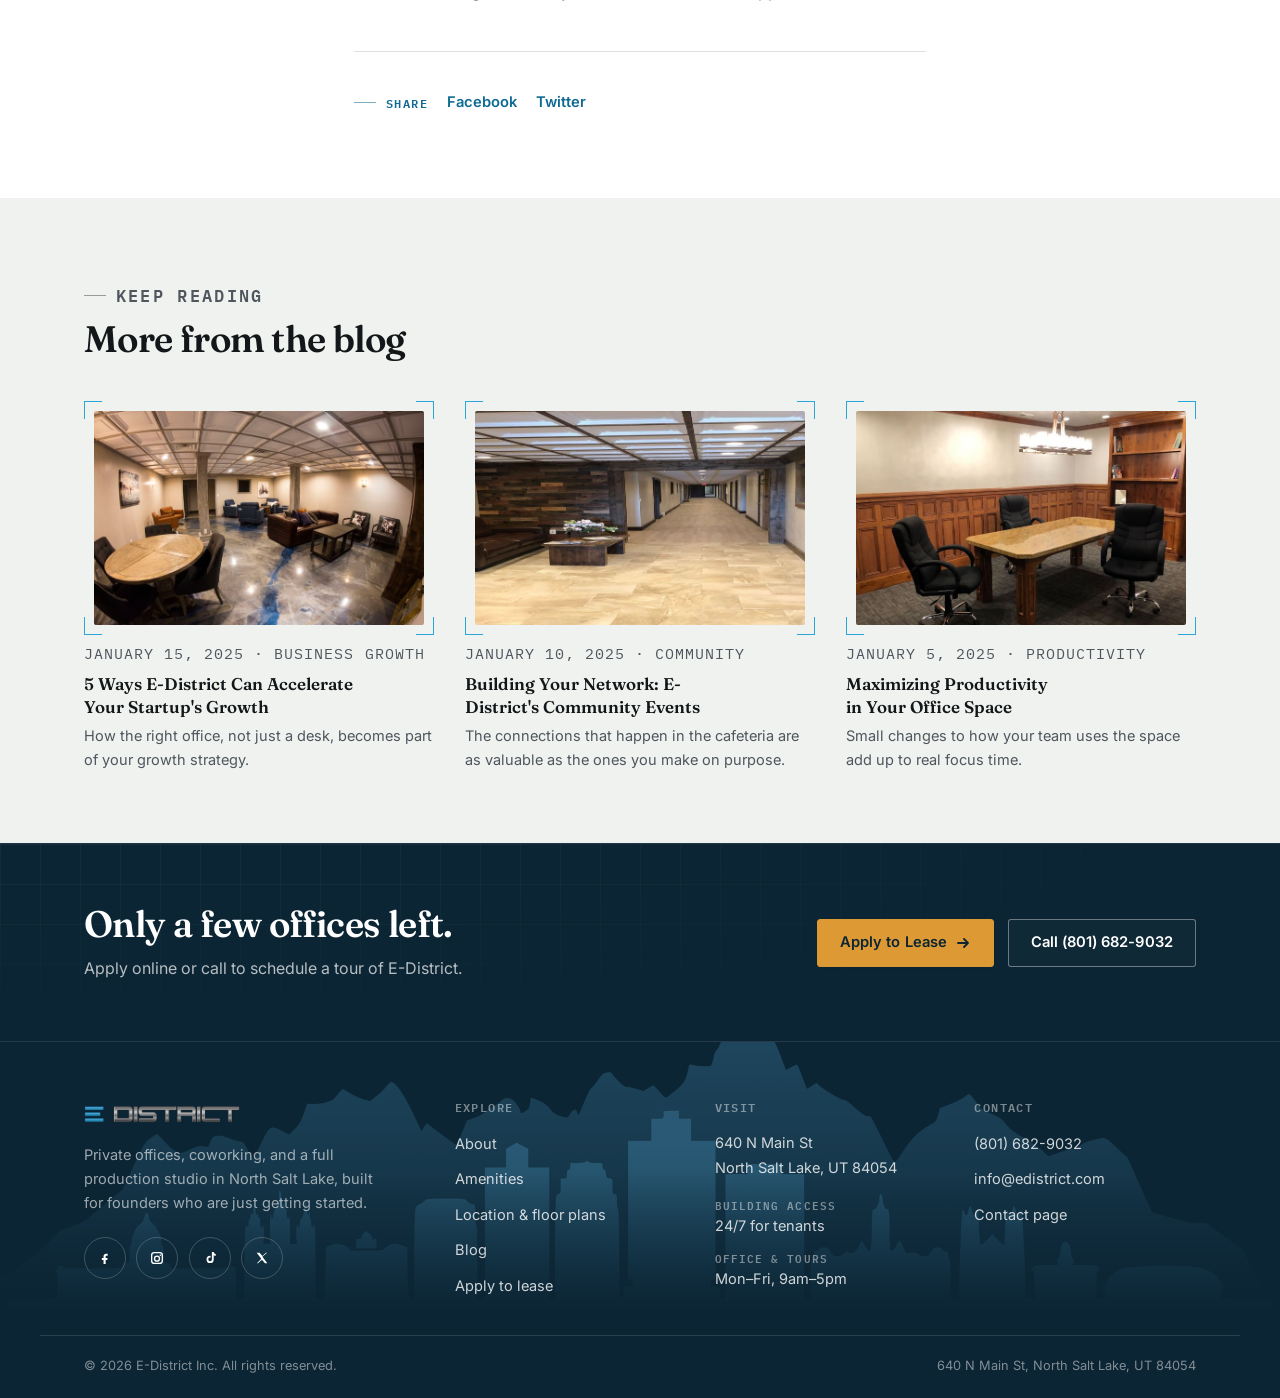
<file: blog/tenant-spotlight/index.html>
<!DOCTYPE html>
<html lang="en">
<head>
<meta charset="UTF-8">
  <meta name="viewport" content="width=device-width, initial-scale=1.0">
  <title>Tenant Spotlight: Scaling a Growing Team Under One Roof | E-District Blog</title>
  <meta name="description" content="How one E-District tenant grew from a single office into a full floor.">
  <link rel="canonical" href="https://edistrict.com/blog/tenant-spotlight/">
  <meta property="og:type" content="website">
  <meta property="og:site_name" content="E-District">
  <meta property="og:title" content="Tenant Spotlight: Scaling a Growing Team Under One Roof | E-District Blog">
  <meta property="og:description" content="How one E-District tenant grew from a single office into a full floor.">
  <meta property="og:url" content="https://edistrict.com/blog/tenant-spotlight/">
  <meta property="og:image" content="https://edistrict.com/assets/og-image.jpg">
  <meta name="twitter:card" content="summary_large_image">
  <meta name="twitter:title" content="Tenant Spotlight: Scaling a Growing Team Under One Roof | E-District Blog">
  <meta name="twitter:description" content="How one E-District tenant grew from a single office into a full floor.">
  <meta name="twitter:image" content="https://edistrict.com/assets/og-image.jpg">
  <link rel="icon" href="../../assets/favicon.svg" type="image/svg+xml">
  <link rel="preconnect" href="https://fonts.googleapis.com">
  <link rel="preconnect" href="https://fonts.gstatic.com" crossorigin>
  <link rel="stylesheet" href="../../css/styles.css">
  <script src="../../js/analytics.js" defer></script>

</head>
<body>
  <a class="skip-link" href="#main">Skip to content</a>
  <header class="site-header">
    <div class="wrap nav">
      <a class="brand" href="../../index.html">
        <img class="brand-logo" src="../../assets/logo.png" alt="E-District" width="192" height="32">
      </a>
      <nav class="nav-links" id="nav-links" aria-label="Primary">
        <a href="../../about/index.html">About</a>
        <a href="../../map/index.html">Location</a>
        <a href="../../amenities/index.html">Amenities</a>
        <a href="../../blog/index.html" aria-current="page">Blog</a>
        <a href="../../contact/index.html">Contact</a>
        <a class="btn btn-sm btn-primary" href="https://7fvinr5e1xg.typeform.com/to/bxV5G1v6" target="_blank" rel="noopener noreferrer">Apply to Lease</a>
        <a class="nav-panel-phone" href="tel:+18016829032"><svg viewBox="0 0 24 24" fill="none" stroke="currentColor" stroke-width="1.8" stroke-linecap="round" stroke-linejoin="round" aria-hidden="true"><path d="M4 5c0-.6.4-1 1-1h3.2c.5 0 .9.3 1 .8l1 4a1 1 0 0 1-.3 1L7.6 11c1 2.3 2.9 4.2 5.2 5.2l1.2-1.3c.3-.3.7-.4 1-.3l4 1c.5.1.8.5.8 1V20c0 .6-.4 1-1 1h-1C9.6 21 3 14.4 3 6V5Z"/></svg>(801) 682-9032</a>
      </nav>
      <div class="nav-right">
        <a class="nav-phone" href="tel:+18016829032"><svg viewBox="0 0 24 24" fill="none" stroke="currentColor" stroke-width="1.8" stroke-linecap="round" stroke-linejoin="round" aria-hidden="true"><path d="M4 5c0-.6.4-1 1-1h3.2c.5 0 .9.3 1 .8l1 4a1 1 0 0 1-.3 1L7.6 11c1 2.3 2.9 4.2 5.2 5.2l1.2-1.3c.3-.3.7-.4 1-.3l4 1c.5.1.8.5.8 1V20c0 .6-.4 1-1 1h-1C9.6 21 3 14.4 3 6V5Z"/></svg>(801) 682-9032</a>
        <button class="nav-toggle" aria-expanded="false" aria-controls="nav-links" aria-label="Toggle menu">
          <span></span>
        </button>
      </div>
    </div>
  </header>
  <main id="main">
    <section class="page-hero">
      <div class="wrap page-hero-inner">
        <p class="breadcrumb"><a href="../../index.html">Home</a> / <a href="../../blog/index.html">Blog</a> / Success Stories</p>
        <p class="spec">DECEMBER 15, 2024 &middot; SUCCESS STORIES</p>
        <h1 class="h1 h1-page">Tenant Spotlight: Scaling a Growing Team Under One Roof</h1>
      </div>
    </section>

    <section class="section">
      <div class="wrap post-body">
        <div class="frame post-hero-img"><div class="frame-c2"></div><img src="../../assets/amenities-img/lobby.jpg" alt="Tenant Spotlight: Scaling a Growing Team Under One Roof" loading="lazy" width="711" height="490"></div>
        
        <p>One of the tenants we're proudest of moved into E-District with a small team and a single private office. Within a couple of years, they'd outgrown it. Twice.</p>
        <h2>Starting small, on purpose</h2>
        <p>Flexible-term leasing meant they didn't have to guess how much space they'd need two years out. They started with what they needed and added offices as they hired.</p>
        <h2>Growing without moving</h2>
        <p>Because E-District spans 80,000 square feet across two floors, expanding meant taking the office next door, not packing up and relocating the whole company, updating every business card, and starting a new commute.</p>
        <h2>What made the difference</h2>
        <p>Their team pointed to two things: the fiber internet that never became a bottleneck as they scaled, and a landlord that stayed involved instead of disappearing after the lease was signed.</p>
        <p>It's the kind of growth story we built E-District to support.</p>
        
        <div class="post-share">
          <span class="spec">SHARE</span>
          <a class="btn btn-ghost" href="https://www.facebook.com/EDistrictUtah/" target="_blank" rel="noopener noreferrer">Facebook</a>
          <a class="btn btn-ghost" href="https://twitter.com/EdistrictUtah" target="_blank" rel="noopener noreferrer">Twitter</a>
        </div>
      </div>
    </section>

    <section class="section section-alt">
      <div class="wrap">
        <div class="section-head">
          <p class="spec">KEEP READING</p>
          <h2 class="h2">More from the blog</h2>
        </div>
        <div class="post-grid">
        <div><a class="post-card" href="../../blog/startup-growth/index.html" data-category="business-growth">
          <div class="frame"><div class="frame-c2"></div><img src="../../assets/amenities-img/lobby.jpg" alt="5 Ways E-District Can Accelerate Your Startup's Growth" loading="lazy" width="711" height="490"></div>
          <p class="post-meta">January 15, 2025 &middot; Business Growth</p>
          <h3>5 Ways E-District Can Accelerate Your Startup's Growth</h3>
          <p>How the right office, not just a desk, becomes part of your growth strategy.</p>
        </a></div>
        <div><a class="post-card" href="../../blog/community-events/index.html" data-category="community">
          <div class="frame"><div class="frame-c2"></div><img src="../../assets/amenities-img/lunchroom.jpg" alt="Building Your Network: E-District's Community Events" loading="lazy" width="711" height="490"></div>
          <p class="post-meta">January 10, 2025 &middot; Community</p>
          <h3>Building Your Network: E-District's Community Events</h3>
          <p>The connections that happen in the cafeteria are as valuable as the ones you make on purpose.</p>
        </a></div>
        <div><a class="post-card" href="../../blog/productivity/index.html" data-category="productivity">
          <div class="frame"><div class="frame-c2"></div><img src="../../assets/amenities-img/presentation-rooms.jpg" alt="Maximizing Productivity in Your Office Space" loading="lazy" width="711" height="490"></div>
          <p class="post-meta">January 5, 2025 &middot; Productivity</p>
          <h3>Maximizing Productivity in Your Office Space</h3>
          <p>Small changes to how your team uses the space add up to real focus time.</p>
        </a></div>
        </div>
      </div>
    </section>

    <section class="cta-band">
      <div class="wrap cta-band-inner">
        <div>
          <h2 class="h2">Only a few offices left.</h2>
          <p>Apply online or call to schedule a tour of E-District.</p>
        </div>
        <div class="cta-band-ctas">
          <a class="btn btn-primary" href="https://7fvinr5e1xg.typeform.com/to/bxV5G1v6" target="_blank" rel="noopener noreferrer">Apply to Lease<svg viewBox="0 0 16 16" fill="none" stroke="currentColor" stroke-width="1.8" stroke-linecap="round" stroke-linejoin="round" aria-hidden="true"><path d="M3 8h10M9 4l4 4-4 4"/></svg></a>
          <a class="btn btn-outline-light" href="tel:+18016829032">Call (801) 682-9032</a>
        </div>
      </div>
    </section>

  </main>
  <footer class="site-footer">
    <img class="footer-skyline" src="../../assets/skyline.png" alt="" loading="lazy" width="2000" height="877">
    <div class="wrap footer-main">
      <div class="footer-grid">
        <div class="footer-brand">
          <a class="brand" href="../../index.html">
            <img class="brand-logo" src="../../assets/logo.png" alt="E-District" width="192" height="32">
          </a>
          <p>Private offices, coworking, and a full production studio in North Salt Lake, built for founders who are just getting started.</p>
          <div class="footer-social">
          <a href="https://www.facebook.com/EDistrictUtah/" target="_blank" rel="noopener noreferrer" aria-label="E-District on Facebook"><svg viewBox="0 0 24 24"><path d="M14.5 8.5H16V5.7c-.3 0-1.2-.1-2.3-.1-2.3 0-3.9 1.4-3.9 4v2.4H7.3v3.1h2.5V21h3.2v-5.9h2.4l.4-3.1h-2.8V10c0-.9.2-1.5 1.5-1.5Z"/></svg></a>
          <a href="https://www.instagram.com/edistrictoffices" target="_blank" rel="noopener noreferrer" aria-label="E-District on Instagram"><svg viewBox="0 0 24 24"><path d="M8 3h8a5 5 0 0 1 5 5v8a5 5 0 0 1-5 5H8a5 5 0 0 1-5-5V8a5 5 0 0 1 5-5Zm0 2a3 3 0 0 0-3 3v8a3 3 0 0 0 3 3h8a3 3 0 0 0 3-3V8a3 3 0 0 0-3-3H8Zm4 3.3A4.7 4.7 0 1 1 7.3 13 4.7 4.7 0 0 1 12 8.3Zm0 2A2.7 2.7 0 1 0 14.7 13 2.7 2.7 0 0 0 12 10.3Zm5-3.6a1.1 1.1 0 1 1-1.1 1.1 1.1 1.1 0 0 1 1.1-1.1Z"/></svg></a>
          <a href="https://www.tiktok.com/@edistrictoffices" target="_blank" rel="noopener noreferrer" aria-label="E-District on Tiktok"><svg viewBox="0 0 24 24"><path d="M15 3h2.6c.2 1.6 1.4 2.9 3.1 3.2v2.6a6 6 0 0 1-3.1-.9v6.3a5.4 5.4 0 1 1-5.4-5.4c.2 0 .5 0 .7.1v2.7a2.7 2.7 0 1 0 1.9 2.6V3Z"/></svg></a>
          <a href="https://twitter.com/EdistrictUtah" target="_blank" rel="noopener noreferrer" aria-label="E-District on Twitter"><svg viewBox="0 0 24 24"><path d="m4 4 7 9.2L4.4 20H6l5.9-5.4L16.5 20H20l-7.4-9.7L19.6 4H18l-5.4 5-4.2-5H4Z"/></svg></a>
          </div>
        </div>
        <div class="footer-col">
          <h2>Explore</h2>
          <ul>
            <li><a href="../../about/index.html">About</a></li>
            <li><a href="../../amenities/index.html">Amenities</a></li>
            <li><a href="../../map/index.html">Location &amp; floor plans</a></li>
            <li><a href="../../blog/index.html">Blog</a></li>
            <li><a href="../../spaces/index.html">Apply to lease</a></li>
          </ul>
        </div>
        <div class="footer-col">
          <h2>Visit</h2>
          <address>
            640 N Main St<br>
            North Salt Lake, UT 84054
          </address>
          <dl class="hours">
            <dt>Building access</dt><dd>24/7 for tenants</dd>
            <dt>Office &amp; tours</dt><dd>Mon–Fri, 9am–5pm</dd>
          </dl>
        </div>
        <div class="footer-col">
          <h2>Contact</h2>
          <ul>
            <li><a href="tel:+18016829032">(801) 682-9032</a></li>
            <li><a href="mailto:info@edistrict.com">info@edistrict.com</a></li>
            <li><a href="../../contact/index.html">Contact page</a></li>
          </ul>
        </div>
      </div>
    </div>
    <div class="wrap footer-bottom">
      <span>&copy; <span data-year>2026</span> E-District Inc. All rights reserved.</span>
      <span>640 N Main St, North Salt Lake, UT 84054</span>
    </div>
  </footer>
  <script src="../../js/main.js"></script>
</body>
</html>
</file>
<file: css/styles.css>
/* =========================================================
   E-DISTRICT — Design System
   Blueprint-inspired: architectural precision + warm materiality
   ========================================================= */

@import url('https://fonts.googleapis.com/css2?family=Fraunces:opsz,wght@9..144,500;9..144,600;9..144,700&family=Inter:wght@400;500;600;700&family=IBM+Plex+Mono:wght@500;600&display=swap');

:root{
  /* Color */
  --ink: #14171a;
  --ink-soft: #4f565e;
  --ink-faint: #7a8088;
  --paper: #ffffff;
  --paper-alt: #eff2ee;
  --blueprint: #0f6b93;
  --blueprint-bright: #2aa7d8;
  --navy-deep: #0c2534;
  --navy-soft: #123145;
  --amber: #dd9a34;
  --amber-deep: #b87d21;
  --line: #dfe2de;
  --line-strong: #cdd2cc;
  --line-deep: rgba(255,255,255,.14);

  /* Type */
  --font-display: "Fraunces", Georgia, serif;
  --font-body: "Inter", -apple-system, BlinkMacSystemFont, "Segoe UI", sans-serif;
  --font-mono: "IBM Plex Mono", "SFMono-Regular", Menlo, monospace;

  /* Layout */
  --max: 1200px;
  --max-narrow: 780px;
  --gutter: clamp(1.25rem, 3.6vw, 2.75rem);
  --radius: 3px;
  --radius-lg: 5px;
  --header-h: 68px;

  /* Rhythm */
  --section-y: clamp(3.25rem, 5.6vw, 5.25rem);
  --section-y-tight: clamp(2.5rem, 4vw, 3.75rem);
  --frame-pad: 12px;
}

/* ---------- Reset ---------- */
*, *::before, *::after{ box-sizing: border-box; }
html{ scroll-behavior: smooth; -webkit-text-size-adjust: 100%; }
@media (prefers-reduced-motion: reduce){
  html{ scroll-behavior: auto; }
  *, *::before, *::after{ animation-duration: .001ms !important; animation-iteration-count: 1 !important; transition-duration: .001ms !important; }
}
body{
  margin: 0;
  min-height: 100vh;
  display: flex; flex-direction: column;
  font-family: var(--font-body);
  color: var(--ink);
  background: var(--paper);
  line-height: 1.62;
  -webkit-font-smoothing: antialiased;
}
img{ max-width: 100%; height: auto; display: block; }
a{ color: inherit; text-decoration: none; }
ul{ margin: 0; padding: 0; list-style: none; }
h1,h2,h3,h4{
  font-family: var(--font-display); font-weight: 600; line-height: 1.1;
  margin: 0; color: var(--ink); text-wrap: balance;
}
p{ margin: 0; text-wrap: pretty; }
button{ font-family: inherit; cursor: pointer; }
input, textarea{ font-family: inherit; font-size: 1rem; }
iframe{ max-width: 100%; }
main{ flex: 1 0 auto; }
.site-header, .site-footer{ flex: none; }

/* Visible keyboard focus everywhere */
a:focus-visible, button:focus-visible, input:focus-visible, textarea:focus-visible{
  outline: 2px solid var(--blueprint-bright);
  outline-offset: 3px;
  border-radius: 2px;
}

.skip-link{
  position: absolute; left: -9999px; top: 0; background: var(--ink); color: #fff;
  padding: .75rem 1.25rem; z-index: 200; font-family: var(--font-body); font-size: .9rem;
}
.skip-link:focus{ left: var(--gutter); top: var(--gutter); }

/* ---------- Layout helpers ---------- */
.wrap{ max-width: var(--max); margin-inline: auto; padding-inline: var(--gutter); }
.wrap-narrow{ max-width: var(--max-narrow); margin-inline: auto; padding-inline: var(--gutter); }
.section{ padding-block: var(--section-y); }
.section-tight{ padding-block: var(--section-y-tight); }
.section-alt{ background: var(--paper-alt); }

/* Hairline transition between two consecutive light sections */
.section:not(.section-alt) + .section:not(.section-alt){ border-top: 1px solid var(--line); }

.section-head{ max-width: 60ch; margin-bottom: clamp(1.85rem, 3.2vw, 2.75rem); }
.section-head .h2{ margin-top: .7rem; }
.section-head p{ color: var(--ink-soft); font-size: 1.05rem; margin-top: .9rem; max-width: 56ch; }
.section-head.center{ text-align: center; }
.section-head.center .spec{ justify-content: center; }

.h1{ font-size: clamp(2.35rem, 4.6vw, 3.7rem); line-height: 1.05; letter-spacing: -0.022em; }
.h1-page{ font-size: clamp(2rem, 3.5vw, 2.95rem); line-height: 1.08; letter-spacing: -0.02em; }
.h2{ font-size: clamp(1.72rem, 2.9vw, 2.3rem); line-height: 1.14; letter-spacing: -0.016em; }
.h3{ font-size: 1.14rem; line-height: 1.3; letter-spacing: -0.005em; }
.lede{ font-size: clamp(1.02rem, 1.25vw, 1.13rem); line-height: 1.68; color: var(--ink-soft); max-width: 52ch; }

/* Eyebrow / spec label */
.spec{
  display: inline-flex; align-items: center; gap: .6rem;
  font-family: var(--font-mono);
  font-size: .73rem; font-weight: 600;
  letter-spacing: .14em; text-transform: uppercase;
  color: var(--blueprint);
  line-height: 1.4;
}
.spec::before{
  content: ""; flex: none; width: 22px; height: 1px;
  background: currentColor; opacity: .55;
}

/* ---------- Buttons ---------- */
.btn{
  display: inline-flex; align-items: center; justify-content: center; gap: .5rem;
  font-family: var(--font-body); font-weight: 600; font-size: .92rem;
  letter-spacing: .002em;
  min-height: 46px;
  padding: .7rem 1.4rem;
  border-radius: var(--radius);
  border: 1.5px solid transparent;
  transition: background-color .16s ease, color .16s ease, border-color .16s ease, box-shadow .16s ease, transform .12s ease;
  white-space: nowrap;
}
.btn:active{ transform: translateY(1px); }
.btn-lg{ min-height: 52px; font-size: .97rem; padding: .8rem 1.7rem; }
.btn-sm{ min-height: 38px; font-size: .86rem; padding: .45rem 1.05rem; }
.btn-primary{
  background: var(--amber); color: var(--navy-deep); border-color: var(--amber);
  box-shadow: 0 1px 2px rgba(12,37,52,.14);
}
.btn-primary:hover{ background: var(--amber-deep); border-color: var(--amber-deep); box-shadow: 0 4px 14px rgba(184,125,33,.28); }
.btn-outline{ background: transparent; color: var(--ink); border-color: var(--line-strong); }
.btn-outline:hover{ background: var(--ink); color: #fff; border-color: var(--ink); }
.btn-outline-light{ background: rgba(255,255,255,.02); color: #fff; border-color: rgba(255,255,255,.38); }
.btn-outline-light:hover{ background: #fff; color: var(--navy-deep); border-color: #fff; }
.btn-ghost{
  background: transparent; color: var(--blueprint);
  padding-inline: 0; border: none; min-height: 0;
}
.btn-ghost:hover{ color: var(--blueprint-bright); }
.btn-ghost svg{ transition: transform .16s ease; }
.btn-ghost:hover svg{ transform: translateX(3px); }
.btn svg{ width: 16px; height: 16px; flex: none; }

.btn-row{ display: flex; gap: .85rem; flex-wrap: wrap; align-items: center; }

/* ---------- Header / Nav ---------- */
/* Note: backdrop-filter lives on a ::before layer, not on .site-header itself.
   filter/backdrop-filter on an ancestor becomes a containing block for
   position:fixed descendants (e.g. the mobile .nav-links panel), which would
   pull that panel into the header's small blurred compositing layer and make
   it translucent. Keeping .site-header filter-free avoids that. */
.site-header{
  position: sticky; top: 0; z-index: 100;
  border-bottom: 1px solid var(--line);
  transition: border-color .2s ease;
}
.site-header::before{
  content: "";
  position: absolute; inset: 0; z-index: -1;
  background: rgba(255,255,255,.9);
  backdrop-filter: saturate(150%) blur(10px);
  transition: box-shadow .2s ease;
}
.site-header.is-scrolled::before{ box-shadow: 0 1px 18px rgba(12,37,52,.09); }

.nav{
  display: flex; align-items: center; justify-content: space-between;
  gap: 1.5rem;
  min-height: var(--header-h);
}
.brand{
  display: flex; align-items: center; gap: .6rem;
  font-family: var(--font-display); font-weight: 700; font-size: 1.12rem;
  letter-spacing: -0.015em; color: var(--ink); flex: none;
}
.brand-mark{ width: 28px; height: 28px; flex: none; }
.brand-mark rect{ fill: var(--blueprint-bright); }

.nav-links{ display: flex; align-items: center; gap: 1.75rem; }
.nav-links a{
  font-size: .915rem; font-weight: 500; color: var(--ink-soft);
  position: relative; padding-block: .35rem;
  transition: color .15s ease;
}
.nav-links a:hover{ color: var(--ink); }
.nav-links a::after{
  content: ""; position: absolute; left: 0; right: 0; bottom: -2px; height: 2px;
  background: var(--amber); transform: scaleX(0); transform-origin: left;
  transition: transform .18s ease;
}
.nav-links a:hover::after{ transform: scaleX(1); }
.nav-links a[aria-current="page"]{ color: var(--ink); font-weight: 600; }
.nav-links a[aria-current="page"]::after{ transform: scaleX(1); }
.nav-links .btn::after{ display: none; }
.nav-links .btn{ margin-left: .35rem; }

.nav-right{ display: flex; align-items: center; gap: 1.25rem; flex: none; }
.nav-phone{
  font-family: var(--font-mono); font-size: .84rem; color: var(--ink-soft);
  display: flex; align-items: center; gap: .45rem; white-space: nowrap;
  transition: color .15s ease;
}
.nav-phone:hover{ color: var(--ink); }
.nav-phone svg{ width: 15px; height: 15px; flex: none; }

.nav-toggle{
  display: none; background: none; border: none; padding: .4rem;
  width: 42px; height: 42px; align-items: center; justify-content: center;
  margin-right: -.4rem;
}
.nav-toggle span, .nav-toggle span::before, .nav-toggle span::after{
  content: ""; display: block; width: 22px; height: 2px; background: var(--ink); position: relative;
  transition: transform .2s ease, opacity .2s ease;
}
.nav-toggle span::before{ position: absolute; top: -7px; }
.nav-toggle span::after{ position: absolute; top: 7px; }
.nav-toggle[aria-expanded="true"] span{ background: transparent; }
.nav-toggle[aria-expanded="true"] span::before{ transform: translateY(7px) rotate(45deg); }
.nav-toggle[aria-expanded="true"] span::after{ transform: translateY(-7px) rotate(-45deg); }

@media (max-width: 1000px){
  .nav-links{ gap: 1.35rem; }
  .nav-links a{ font-size: .88rem; }
}
@media (max-width: 900px){
  :root{ --header-h: 62px; }
  .nav-links{
    position: fixed; inset: var(--header-h) 0 0 0; background: var(--paper);
    flex-direction: column; align-items: stretch; gap: 0;
    padding: 1.25rem var(--gutter) 2rem;
    overflow-y: auto;
    transform: translateY(-8px); opacity: 0; visibility: hidden;
    transition: opacity .18s ease, transform .18s ease, visibility .18s;
    border-top: 1px solid var(--line);
  }
  .nav-links.is-open{ transform: translateY(0); opacity: 1; visibility: visible; }
  .nav-links a{
    width: 100%; padding-block: .95rem; font-size: 1.02rem; font-weight: 500;
    color: var(--ink); border-bottom: 1px solid var(--line);
  }
  .nav-links a::after{ display: none; }
  .nav-links a[aria-current="page"]{ color: var(--blueprint); }
  .nav-links .btn{ margin: 1.35rem 0 0; width: 100%; }
  .nav-phone{ display: none; }
  .nav-toggle{ display: flex; }
}

/* ---------- Blueprint grid backdrop (shared) ---------- */
.grid-bg::before{
  content: "";
  position: absolute; inset: 0; pointer-events: none;
  background-image:
    linear-gradient(rgba(255,255,255,.05) 1px, transparent 1px),
    linear-gradient(90deg, rgba(255,255,255,.05) 1px, transparent 1px);
  background-size: 44px 44px;
  mask-image: linear-gradient(180deg, rgba(0,0,0,.9), rgba(0,0,0,.12) 78%);
}

/* ---------- Hero ---------- */
.hero{
  position: relative;
  background: var(--navy-deep);
  color: #fff;
  overflow: hidden;
}
.hero::before{
  content: "";
  position: absolute; inset: 0; pointer-events: none;
  background-image:
    linear-gradient(rgba(255,255,255,.055) 1px, transparent 1px),
    linear-gradient(90deg, rgba(255,255,255,.055) 1px, transparent 1px);
  background-size: 44px 44px;
  mask-image: linear-gradient(180deg, rgba(0,0,0,.9), rgba(0,0,0,.1) 78%);
}
.hero-grid{
  position: relative;
  display: grid;
  grid-template-columns: minmax(0, 1.06fr) minmax(0, .94fr);
  gap: clamp(2.25rem, 4.5vw, 4.5rem);
  align-items: center;
  padding-block: clamp(2.75rem, 5.2vw, 4.5rem) clamp(2.5rem, 4.4vw, 3.75rem);
}
.hero h1{ color: #fff; margin-top: .95rem; }
.hero .spec{ color: var(--amber); }
.hero .lede{ color: rgba(255,255,255,.76); margin-top: 1.05rem; max-width: 50ch; }
.hero-ctas{ display: flex; gap: .85rem; margin-top: 1.9rem; flex-wrap: wrap; }
.hero-figure{
  position: relative; width: 100%; max-width: 430px;
  margin-inline-start: auto;
}
/* The hero photo carries its own blueprint-blue rounded frame, so it is used
   flat here rather than inside the corner-mark .frame motif. */
.hero-photo{
  width: 100%; height: auto; border-radius: 4px;
}
.hero-badge{
  position: absolute; left: -1.35rem; bottom: -1rem;
  background: var(--amber); color: var(--navy-deep);
  padding: .8rem 1.05rem; border-radius: var(--radius);
  font-family: var(--font-mono); font-size: .71rem; letter-spacing: .04em;
  text-transform: uppercase; line-height: 1.5;
  box-shadow: 0 16px 36px rgba(0,0,0,.38);
  max-width: 200px; margin: 0;
}
.hero-badge strong{
  display: block; margin-top: .15rem;
  font-family: var(--font-display); font-size: 1.32rem; font-weight: 700;
  letter-spacing: -0.01em; text-transform: none;
}

@media (max-width: 940px){
  .hero-grid{
    grid-template-columns: 1fr;
    gap: clamp(1.75rem, 4vw, 2.5rem);
    padding-block: clamp(2rem, 5vw, 2.75rem) clamp(2rem, 4vw, 2.75rem);
  }
  .hero-figure{ order: -1; max-width: min(400px, 62%); margin-inline: auto; }
  .hero-badge{ left: -.75rem; bottom: -.85rem; }
  .hero h1{ margin-top: .8rem; }
}
@media (max-width: 560px){
  .hero-figure{ max-width: min(300px, 80%); margin-inline: auto; }
  .hero-ctas .btn{ flex: 1 1 auto; }
  .hero-badge{ max-width: 172px; padding: .7rem .9rem; font-size: .68rem; }
  .hero-badge strong{ font-size: 1.15rem; }
}

/* Simple (non-photo) page hero for interior pages */
.page-hero{
  background: var(--navy-deep); color: #fff; position: relative; overflow: hidden;
}
.page-hero::before{
  content: "";
  position: absolute; inset: 0; pointer-events: none;
  background-image:
    linear-gradient(rgba(255,255,255,.05) 1px, transparent 1px),
    linear-gradient(90deg, rgba(255,255,255,.05) 1px, transparent 1px);
  background-size: 40px 40px;
  mask-image: linear-gradient(180deg, rgba(0,0,0,.85), rgba(0,0,0,.08) 82%);
}
/* .page-hero-inner also carries .wrap, so it must keep the wrap width and
   constrain its children instead — otherwise it centres and falls out of
   alignment with every other section on the page. */
.page-hero-inner{
  position: relative;
  padding-block: clamp(2.5rem, 4.6vw, 4rem) clamp(2.75rem, 5vw, 4.25rem);
}
.page-hero-inner > *{ max-width: 720px; }
.page-hero .spec{ color: var(--amber); }
.page-hero h1{ color: #fff; margin-top: .85rem; }
.page-hero p{
  color: rgba(255,255,255,.76); margin-top: 1rem;
  font-size: clamp(1rem, 1.2vw, 1.09rem); line-height: 1.65; max-width: 56ch;
}
.breadcrumb{
  font-family: var(--font-mono); font-size: .75rem; letter-spacing: .04em;
  color: rgba(255,255,255,.5); margin-bottom: 1.25rem;
}
.breadcrumb a{ color: rgba(255,255,255,.8); }
.breadcrumb a:hover{ color: var(--amber); }

/* ---------- Corner-mark photo frame (signature motif) ---------- */
.frame{
  position: relative;
  padding: var(--frame-pad);
  width: 100%;
}
.frame::before, .frame::after,
.frame .frame-c2::before, .frame .frame-c2::after{
  content: ""; position: absolute; width: 18px; height: 18px; pointer-events: none;
}
.frame::before{ top: 0; left: 0; border-top: 1.5px solid var(--blueprint-bright); border-left: 1.5px solid var(--blueprint-bright); }
.frame::after{ bottom: 0; right: 0; border-bottom: 1.5px solid var(--blueprint-bright); border-right: 1.5px solid var(--blueprint-bright); }
.frame-c2{ position: absolute; inset: 0; }
.frame-c2::before{ top: 0; right: 0; border-top: 1.5px solid var(--blueprint-bright); border-right: 1.5px solid var(--blueprint-bright); }
.frame-c2::after{ bottom: 0; left: 0; border-bottom: 1.5px solid var(--blueprint-bright); border-left: 1.5px solid var(--blueprint-bright); }
.frame img{
  width: 100%; height: 100%;
  object-fit: cover; object-position: center;
  border-radius: 2px; background: var(--paper-alt);
}
.frame.dark::before, .frame.dark::after,
.frame.dark .frame-c2::before, .frame.dark .frame-c2::after{ border-color: var(--amber); }

/* ---------- Stat / spec strip ---------- */
.stat-strip{
  position: relative;
  display: grid; grid-template-columns: repeat(4, minmax(0, 1fr));
  border-top: 1px solid var(--line-deep); border-bottom: 1px solid var(--line-deep);
}
.stat{
  padding: 1.3rem clamp(.9rem, 2vw, 1.6rem);
  border-left: 1px solid var(--line-deep);
}
.stat:first-child{ border-left: none; padding-left: 0; }
.stat-num{
  font-family: var(--font-mono); font-weight: 600;
  font-size: clamp(1.25rem, 2vw, 1.65rem); letter-spacing: -0.01em;
  color: var(--amber); line-height: 1.2;
}
.stat-label{ font-size: .82rem; line-height: 1.45; color: rgba(255,255,255,.68); margin-top: .35rem; }
.stat-strip.light{ border-color: var(--line); }
.stat-strip.light .stat{ border-color: var(--line); }
.stat-strip.light .stat-num{ color: var(--blueprint); }
.stat-strip.light .stat-label{ color: var(--ink-soft); }
@media (max-width: 760px){
  .stat-strip{ grid-template-columns: repeat(2, minmax(0, 1fr)); }
  .stat{ padding-block: 1.05rem; }
  .stat:nth-child(3){ border-left: none; padding-left: 0; }
  .stat:nth-child(n+3){ border-top: 1px solid var(--line-deep); }
  .stat-strip.light .stat:nth-child(n+3){ border-top-color: var(--line); }
}

/* ---------- Value list ---------- */
.value-list{ display: flex; flex-direction: column; gap: 1.1rem; margin-top: 1.75rem; }
.value-item{
  display: flex; gap: .95rem; align-items: flex-start;
  padding-bottom: 1.1rem; border-bottom: 1px solid var(--line);
}
.value-item:last-child{ border-bottom: none; padding-bottom: 0; }
.value-item svg{ width: 20px; height: 20px; flex: none; margin-top: .22rem; color: var(--blueprint); }
.value-item h3{ font-family: var(--font-body); font-weight: 600; font-size: 1rem; line-height: 1.4; }
.value-item p{ color: var(--ink-soft); margin-top: .3rem; font-size: .94rem; line-height: 1.6; max-width: 48ch; }

/* ---------- Two-col feature ---------- */
.split{
  display: grid;
  grid-template-columns: minmax(0, 1fr) minmax(0, 1fr);
  gap: clamp(2.25rem, 4.5vw, 4rem);
  align-items: center;
}
.split-media{
  aspect-ratio: 1 / 1;
  width: 100%; max-width: 500px;
  margin-inline-start: auto;
}
.split.reverse .split-media{ order: 2; margin-inline: 0 auto; }
@media (max-width: 1100px){
  .split-media{ aspect-ratio: 5 / 4; }
}
@media (max-width: 900px){
  .split{ grid-template-columns: 1fr; gap: clamp(1.75rem, 4vw, 2.5rem); }
  .split.reverse .split-media{ order: -1; }
  .split-media{ aspect-ratio: 16 / 9; max-width: 100%; margin-inline: 0; }
}

/* ---------- Card grids ---------- */
.grid-3{
  display: grid; grid-template-columns: repeat(3, minmax(0, 1fr));
  gap: clamp(1.6rem, 2.6vw, 2.25rem) clamp(1.5rem, 2.4vw, 2.1rem);
}
@media (max-width: 900px){ .grid-3{ grid-template-columns: repeat(2, minmax(0, 1fr)); } }
@media (max-width: 600px){ .grid-3{ grid-template-columns: 1fr; gap: 2rem; } }

.amenity-card{ display: flex; flex-direction: column; --frame-pad: 10px; }
.amenity-card .frame{ aspect-ratio: 3 / 2; }
.amenity-card :is(h2, h3){ margin-top: 1.05rem; font-size: 1.08rem; }
.amenity-card p{ color: var(--ink-soft); margin-top: .45rem; font-size: .93rem; line-height: 1.6; max-width: 40ch; }
.amenity-photo{ aspect-ratio: 3 / 2; }

/* ---------- Quotes ---------- */
.quote-grid{
  display: grid; grid-template-columns: repeat(3, minmax(0, 1fr));
  gap: clamp(1.75rem, 3vw, 2.5rem);
}
@media (max-width: 900px){ .quote-grid{ grid-template-columns: 1fr; gap: 1.75rem; } }
.quote-card{
  border-top: 2px solid var(--blueprint-bright);
  padding-top: 1.35rem;
  display: flex; flex-direction: column;
}
.quote-card p{
  font-family: var(--font-display); font-weight: 500;
  font-size: 1.09rem; line-height: 1.55; color: var(--ink);
  letter-spacing: -0.008em; flex: 1;
}
.quote-card cite{
  display: block; margin-top: 1.15rem; font-style: normal;
  font-family: var(--font-mono); font-size: .78rem; letter-spacing: .05em;
  text-transform: uppercase; color: var(--ink-faint);
}

/* ---------- CTA band ---------- */
.cta-band{
  background: var(--navy-deep); color: #fff; position: relative; overflow: hidden;
  border-top: 1px solid rgba(255,255,255,.08);
}
.cta-band::before{
  content: "";
  position: absolute; inset: 0; pointer-events: none;
  background-image: linear-gradient(rgba(255,255,255,.045) 1px, transparent 1px), linear-gradient(90deg, rgba(255,255,255,.045) 1px, transparent 1px);
  background-size: 40px 40px;
  mask-image: radial-gradient(120% 130% at 15% 0%, rgba(0,0,0,.95), rgba(0,0,0,.05) 72%);
}
.cta-band-inner{
  position: relative;
  display: flex; align-items: center; justify-content: space-between;
  gap: clamp(1.75rem, 4vw, 3.5rem); flex-wrap: wrap;
  padding-block: clamp(2.75rem, 4.6vw, 3.9rem);
}
.cta-band h2{ color: #fff; max-width: 22ch; }
.cta-band p{ color: rgba(255,255,255,.7); margin-top: .7rem; max-width: 44ch; font-size: 1rem; line-height: 1.62; }
.cta-band-ctas{ display: flex; gap: .85rem; flex-wrap: wrap; }
@media (max-width: 700px){
  .cta-band-ctas{ width: 100%; }
  .cta-band-ctas .btn{ flex: 1 1 auto; }
}

/* ---------- Footer ---------- */
.site-footer{
  background: var(--navy-deep); color: rgba(255,255,255,.82);
  position: relative; overflow: hidden;
  border-top: 1px solid rgba(255,255,255,.1);
}
/* Decorative skyline sits BEHIND the footer content so it costs no vertical space */
.footer-skyline{
  position: absolute; top: 0; left: 50%; transform: translateX(-50%);
  width: 100%; min-width: 900px;
  height: clamp(150px, 22vw, 280px);
  object-fit: cover; object-position: 50% 14%;
  opacity: .8; pointer-events: none; user-select: none;
  -webkit-mask-image: linear-gradient(180deg, #000 0%, #000 46%, transparent 97%);
          mask-image: linear-gradient(180deg, #000 0%, #000 46%, transparent 97%);
}
.footer-main{ position: relative; padding-block: clamp(2.75rem, 4.6vw, 3.75rem) 2.25rem; }
.footer-grid{
  display: grid;
  grid-template-columns: minmax(0, 1.5fr) repeat(3, minmax(0, 1fr));
  gap: clamp(1.75rem, 3vw, 2.75rem);
}
@media (max-width: 860px){
  .footer-grid{ grid-template-columns: repeat(3, minmax(0, 1fr)); gap: 2.25rem 1.5rem; }
  .footer-brand{ grid-column: 1 / -1; }
}
@media (max-width: 560px){
  .footer-grid{ grid-template-columns: repeat(2, minmax(0, 1fr)); gap: 2rem 1.25rem; }
}
.footer-brand .brand{ color: #fff; }
.footer-brand p{ margin-top: 1rem; font-size: .91rem; line-height: 1.65; color: rgba(255,255,255,.6); max-width: 34ch; }
.footer-social{ display: flex; gap: .65rem; margin-top: 1.35rem; }
.footer-social a{
  width: 42px; height: 42px; border: 1px solid rgba(255,255,255,.2); border-radius: 50%;
  display: flex; align-items: center; justify-content: center;
  transition: border-color .15s, background-color .15s, transform .15s;
}
.footer-social a:hover{ background: var(--amber); border-color: var(--amber); }
.footer-social svg{ width: 16px; height: 16px; fill: #fff; }
.footer-social a:hover svg{ fill: var(--navy-deep); }
.footer-col h2{
  font-family: var(--font-mono); font-size: .72rem; letter-spacing: .12em;
  color: rgba(255,255,255,.45); text-transform: uppercase; margin: 0 0 1.05rem;
  font-weight: 600;
}
.footer-col ul{ display: flex; flex-direction: column; gap: .6rem; }
.footer-col a{ font-size: .91rem; color: rgba(255,255,255,.8); transition: color .15s ease; }
.footer-col a:hover{ color: var(--amber); }
.footer-col address{ font-style: normal; font-size: .91rem; line-height: 1.75; color: rgba(255,255,255,.8); }
.footer-bottom{
  position: relative;
  border-top: 1px solid rgba(255,255,255,.12);
  padding-block: 1.3rem;
  display: flex; justify-content: space-between; gap: .75rem 1.5rem; flex-wrap: wrap;
  font-size: .8rem; color: rgba(255,255,255,.48);
}

/* ---------- Map / embed ---------- */
.map-embed{
  position: relative; width: 100%; aspect-ratio: 4 / 3;
  border: 1px solid var(--line); border-radius: var(--radius); overflow: hidden;
  background: var(--paper-alt);
}
.map-embed iframe{ position: absolute; inset: 0; width: 100%; height: 100%; border: 0; }
.map-embed-wide{ aspect-ratio: 21 / 9; max-height: 460px; }
@media (max-width: 860px){
  .map-embed{ aspect-ratio: 4 / 3; }
  .map-embed-wide{ aspect-ratio: 16 / 10; max-height: 340px; }
}

/* ---------- Floor plans ---------- */
.floor-tabs{ display: flex; gap: .5rem; margin-bottom: 1.35rem; flex-wrap: wrap; }
.floor-tab{
  font-family: var(--font-mono); font-size: .82rem; letter-spacing: .04em;
  padding: .55rem 1.1rem; min-height: 40px;
  border: 1px solid var(--line-strong); background: transparent; color: var(--ink-soft);
  border-radius: var(--radius);
  transition: background-color .15s, color .15s, border-color .15s;
}
.floor-tab:hover{ border-color: var(--ink); color: var(--ink); }
.floor-tab[aria-selected="true"]{ background: var(--ink); color: #fff; border-color: var(--ink); }
.floor-stage{
  border: 1px solid var(--line); border-radius: var(--radius);
  background: var(--paper);
  padding: clamp(1rem, 2.5vw, 1.75rem);
  /* A fixed stage height keeps both plans in the same box, so switching
     floors never shifts the page. */
  height: clamp(230px, 33vw, 480px);
}
.floor-panel{ display: none; height: 100%; }
.floor-panel.is-active{ display: grid; place-items: center; }
.floor-panel img{
  width: auto; height: auto;
  max-width: 100%; max-height: 100%;
  margin-inline: auto; object-fit: contain;
}
.floor-note{ font-family: var(--font-mono); font-size: .76rem; color: var(--ink-faint); margin-top: 1rem; letter-spacing: .03em; }

/* ---------- Contact ---------- */
.contact-grid{
  display: grid; grid-template-columns: minmax(0, .95fr) minmax(0, 1.05fr);
  gap: clamp(2rem, 4vw, 3.5rem);
  align-items: start;
}
@media (max-width: 860px){ .contact-grid{ grid-template-columns: 1fr; } }
.contact-list{ display: flex; flex-direction: column; gap: 1.35rem; margin-top: 1.75rem; }
.contact-list > div{ padding-bottom: 1.35rem; border-bottom: 1px solid var(--line); }
.contact-list > div:last-child{ border-bottom: none; padding-bottom: 0; }
.contact-list dt{
  font-family: var(--font-mono); font-size: .73rem; letter-spacing: .12em;
  text-transform: uppercase; color: var(--ink-faint); font-weight: 600;
}
.contact-list dd{
  margin: .45rem 0 0; font-size: 1.08rem; line-height: 1.5;
  font-family: var(--font-display); font-weight: 600; letter-spacing: -0.01em;
}
.contact-list dd a{ transition: color .15s ease; }
.contact-list dd a:hover{ color: var(--blueprint); }
.contact-list dd.plain{ font-family: var(--font-body); font-weight: 500; font-size: 1rem; }

/* ---------- Steps ---------- */
.step-list{ display: grid; grid-template-columns: repeat(3, minmax(0, 1fr)); gap: clamp(1.5rem, 3vw, 2.25rem); }
@media (max-width: 780px){ .step-list{ grid-template-columns: 1fr; gap: 1.35rem; } }
.step{ border-top: 2px solid var(--line-strong); padding-top: 1.1rem; }
.step-num{ font-family: var(--font-mono); font-size: .78rem; letter-spacing: .12em; color: var(--blueprint); font-weight: 600; }
.step h3{ margin-top: .5rem; font-size: 1.06rem; }
.step p{ color: var(--ink-soft); font-size: .93rem; line-height: 1.6; margin-top: .4rem; }

/* ---------- Blog ---------- */
.post-grid{
  display: grid; grid-template-columns: repeat(3, minmax(0, 1fr));
  gap: clamp(1.85rem, 3vw, 2.5rem) clamp(1.5rem, 2.4vw, 2.1rem);
}
@media (max-width: 900px){ .post-grid{ grid-template-columns: repeat(2, minmax(0, 1fr)); } }
@media (max-width: 600px){ .post-grid{ grid-template-columns: 1fr; gap: 2rem; } }
.post-card{ display: flex; flex-direction: column; height: 100%; --frame-pad: 10px; }
.post-card .frame{ aspect-ratio: 3 / 2; overflow: hidden; }
.post-card .frame img{ transition: transform .35s ease; }
.post-card:hover .frame img{ transform: scale(1.03); }
.post-meta{
  font-family: var(--font-mono); font-size: .74rem; letter-spacing: .07em;
  text-transform: uppercase; color: var(--blueprint); margin-top: 1rem;
}
.post-card :is(h2, h3){ margin-top: .5rem; font-size: 1.06rem; line-height: 1.32; }
.post-card:hover :is(h2, h3){ color: var(--blueprint); }
.post-card p{ color: var(--ink-soft); font-size: .91rem; line-height: 1.6; margin-top: .45rem; max-width: 42ch; }

.featured-post{
  display: grid; grid-template-columns: minmax(0, 1.05fr) minmax(0, .95fr);
  gap: clamp(2rem, 4vw, 3.5rem); align-items: center;
}
@media (max-width: 860px){
  .featured-post{ grid-template-columns: 1fr; gap: 1.75rem; }
  .featured-post .post-card .frame{ aspect-ratio: 16 / 9; }
}
.featured-post .post-card{ --frame-pad: 12px; }
.featured-post .post-card .frame{ aspect-ratio: 4 / 3; }
.featured-post .post-meta{ margin-top: 0; }
.featured-post :is(h2, h3){ font-family: var(--font-display); font-size: clamp(1.45rem, 2.4vw, 1.95rem); line-height: 1.16; letter-spacing: -0.015em; margin-top: .7rem; }
.featured-post .featured-excerpt{ color: var(--ink-soft); margin-top: .85rem; font-size: 1.03rem; line-height: 1.65; max-width: 46ch; }

.filter-row{ display: flex; gap: .5rem; flex-wrap: wrap; margin-bottom: clamp(1.85rem, 3vw, 2.5rem); }
.filter-btn{
  font-family: var(--font-mono); font-size: .78rem; letter-spacing: .04em;
  padding: .45rem 1rem; min-height: 36px;
  border: 1px solid var(--line-strong); background: transparent; color: var(--ink-soft);
  border-radius: 999px;
  transition: background-color .15s, color .15s, border-color .15s;
}
.filter-btn:hover{ border-color: var(--ink); color: var(--ink); }
.filter-btn[aria-pressed="true"]{ background: var(--ink); color: #fff; border-color: var(--ink); }
.post-card[hidden], [data-category][hidden]{ display: none; }

.post-body{ max-width: 66ch; margin-inline: auto; }
.post-body p{ margin-top: 1.25rem; color: var(--ink-soft); font-size: 1.05rem; line-height: 1.75; }
.post-body > p:first-of-type{ font-size: 1.15rem; line-height: 1.65; color: var(--ink); }
.post-body h2{ margin-top: 2.4rem; font-size: clamp(1.3rem, 2vw, 1.55rem); letter-spacing: -0.012em; }
.post-body h2 + p{ margin-top: .85rem; }
.post-body ul{ margin-top: 1.1rem; padding-left: 1.25rem; list-style: disc; }
.post-body li{ margin-top: .5rem; color: var(--ink-soft); line-height: 1.7; }
.post-hero-img{
  margin-top: 0; margin-bottom: 2.25rem;
  aspect-ratio: 16 / 9; max-height: 420px;
}
.post-share{
  display: flex; align-items: center; gap: 1.15rem; flex-wrap: wrap;
  margin-top: 2.75rem; padding-top: 1.75rem; border-top: 1px solid var(--line);
}

/* ---------- Utility ---------- */
.mt-lg{ margin-top: clamp(1.75rem, 3vw, 2.5rem); }
.mt-md{ margin-top: 1.25rem; }
.center{ text-align: center; margin-inline: auto; }
.text-center .lede{ margin-inline: auto; }
.sr-only{ position: absolute; width: 1px; height: 1px; padding: 0; margin: -1px; overflow: hidden; clip: rect(0,0,0,0); border: 0; }

/* ---------- Split order (media wrapper is not a direct grid child) ---------- */
.split.reverse > *:last-child{ order: -1; }
@media (max-width: 900px){
  .split.reverse > *:last-child{ order: 0; }
}

/* ---------- Centered page hero (404) ---------- */
.page-hero-center{ display: flex; align-items: center; min-height: 52vh; }
.page-hero-center .page-hero-inner{ padding-block: clamp(3rem, 6vw, 4.5rem); }

/* ---------- Editorial refinements ---------- */
/* Post hero breaks out wider than the reading measure */
.post-hero-img{
  max-width: none;
  width: min(920px, calc(100vw - 2 * var(--gutter)));
  position: relative; left: 50%; transform: translateX(-50%);
}
@media (max-width: 860px){
  .post-hero-img{ aspect-ratio: 16 / 10; }
}

/* Card imagery stays compact when columns stack */
@media (max-width: 640px){
  .amenity-card .frame,
  .post-card .frame{ aspect-ratio: 16 / 9; }
  .featured-post .post-card .frame{ aspect-ratio: 16 / 10; }
}

/* ---------- Grid column counts: avoid orphan cards on tablet ----------
   A three-item grid keeps three columns down to 640px so it never leaves a
   lone card in a half-empty row; grids with four or more items drop to two.  */
@media (max-width: 900px) and (min-width: 641px){
  .grid-3, .post-grid{ grid-template-columns: repeat(3, minmax(0, 1fr)); gap: 1.6rem 1.25rem; }
  .grid-3:has(> :nth-child(4)),
  .post-grid:has(> :nth-child(4)){ grid-template-columns: repeat(2, minmax(0, 1fr)); gap: 2rem 1.75rem; }
  .amenity-card :is(h2, h3), .post-card :is(h2, h3){ font-size: 1rem; }
  .amenity-card p, .post-card p{ font-size: .88rem; }
}
@media (max-width: 640px) and (min-width: 521px){
  .grid-3, .post-grid{ grid-template-columns: repeat(2, minmax(0, 1fr)); gap: 1.85rem 1.5rem; }
}
@media (max-width: 520px){
  .grid-3, .post-grid{ grid-template-columns: 1fr; gap: 2rem; }
}
@media (min-width: 721px) and (max-width: 900px){
  .quote-grid{ grid-template-columns: repeat(3, minmax(0, 1fr)); gap: 1.5rem; }
  .quote-card p{ font-size: 1rem; }
}

/* ---------- Mobile nav panel extras ---------- */
.nav-panel-phone{ display: none; }
@media (max-width: 900px){
  .nav-links .btn{ min-height: 50px; font-size: .95rem; }
  .nav-links .nav-panel-phone{
    display: inline-flex; align-items: center; gap: .55rem; width: auto;
    margin-top: 1.15rem; min-height: 46px; padding-block: .6rem;
    font-family: var(--font-mono); font-size: .92rem; font-weight: 500;
    color: var(--ink-soft); border-bottom: none;
  }
  .nav-links .nav-panel-phone svg{ width: 16px; height: 16px; flex: none; color: var(--blueprint); }
}

/* Constrained reading column that still aligns with the page grid */
.measure{ max-width: 62ch; }

/* Blog filter empty state */
.filter-empty{
  color: var(--ink-soft); font-size: 1.02rem;
  padding: 2.25rem 0 .5rem;
}
.filter-empty[hidden]{ display: none; }

/* ---------- Footer hours: building access vs staffed hours ---------- */
.footer-col .hours{
  margin: .9rem 0 0;
  display: grid; grid-template-columns: auto; gap: .1rem;
}
.footer-col .hours dt{
  font-family: var(--font-mono); font-size: .68rem; letter-spacing: .1em;
  text-transform: uppercase; color: rgba(255,255,255,.45); font-weight: 600;
  margin-top: .55rem;
}
.footer-col .hours dt:first-child{ margin-top: 0; }
.footer-col .hours dd{ margin: 0; font-size: .91rem; color: rgba(255,255,255,.8); }

/* ---------- Stat strip: adapt when a strip carries three items ---------- */
.stat-strip:not(:has(> :nth-child(4))){ grid-template-columns: repeat(3, minmax(0, 1fr)); }
@media (max-width: 760px){
  .stat-strip:not(:has(> :nth-child(4))) > :last-child{
    grid-column: 1 / -1; border-left: none; padding-left: 0;
  }
}

/* ---------- "Also on site" — confirmed spaces without photography ---------- */
.also{ border-top: 1px solid var(--line); padding-top: clamp(1.5rem, 3vw, 2.25rem); }
.also-head{
  font-family: var(--font-mono); font-size: .73rem; font-weight: 600;
  letter-spacing: .14em; text-transform: uppercase; color: var(--blueprint);
  margin-bottom: 1.1rem;
}
.also-list{
  display: grid; grid-template-columns: repeat(3, minmax(0, 1fr));
  gap: 1rem clamp(1.5rem, 2.4vw, 2.1rem);
}
@media (max-width: 820px){ .also-list{ grid-template-columns: repeat(2, minmax(0, 1fr)); } }
@media (max-width: 560px){ .also-list{ grid-template-columns: 1fr; gap: .9rem; } }
.also-list li{
  font-size: .93rem; line-height: 1.6; color: var(--ink-soft);
  padding-left: 1rem; border-left: 2px solid var(--line-strong);
}
.also-list li strong{ color: var(--ink); font-weight: 600; display: block; }
.also-list li strong{ margin-bottom: .2rem; }

/* ---------- Brand logo ----------
   The supplied logo is a metallic wordmark whose highlights wash out on a light
   ground, so the header takes the brand navy (already used by the hero, CTA band
   and footer). The footer was navy already and needs no change. */
.brand-logo{ height: 26px; width: auto; display: block; flex: none; }
@media (max-width: 560px){ .brand-logo{ height: 22px; } }

.site-header{ border-bottom-color: rgba(255,255,255,.12); }
.site-header::before{ background: rgba(12,37,52,.94); }
.site-header.is-scrolled::before{ box-shadow: 0 1px 20px rgba(0,0,0,.38); }

.nav-links a{ color: rgba(255,255,255,.78); }
.nav-links a:hover{ color: #fff; }
.nav-links a[aria-current="page"]{ color: #fff; }
.nav-phone{ color: rgba(255,255,255,.72); }
.nav-phone:hover{ color: #fff; }
.nav-toggle span,
.nav-toggle span::before,
.nav-toggle span::after{ background: #fff; }

@media (max-width: 900px){
  /* Panel stays fully opaque — see the .site-header note above about
     backdrop-filter and fixed descendants. */
  .nav-links{ background: var(--navy-deep); border-top-color: rgba(255,255,255,.12); }
  .nav-links a{ color: rgba(255,255,255,.88); border-bottom-color: rgba(255,255,255,.12); }
  .nav-links a[aria-current="page"]{ color: var(--amber); }
  .nav-links .nav-panel-phone{ color: rgba(255,255,255,.72); }
  .nav-links .nav-panel-phone svg{ color: var(--blueprint-bright); }
}
</file>
